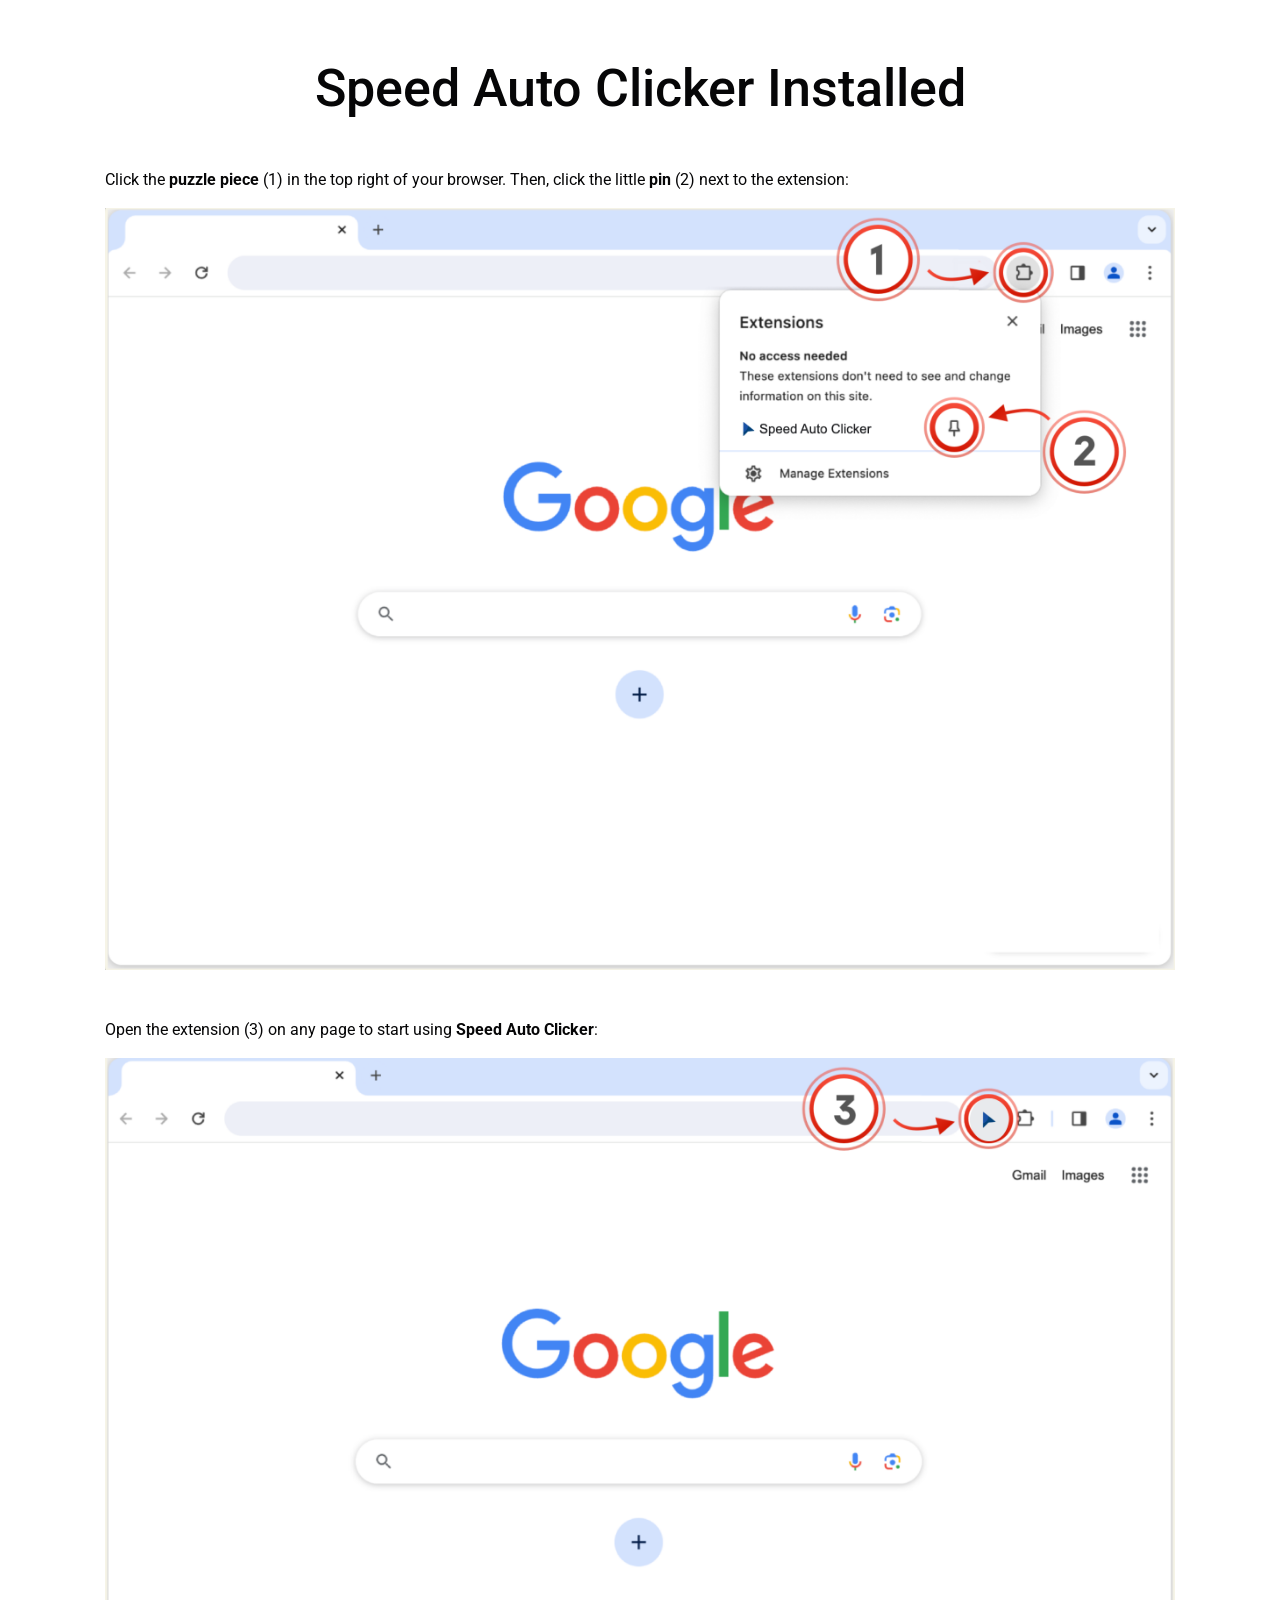
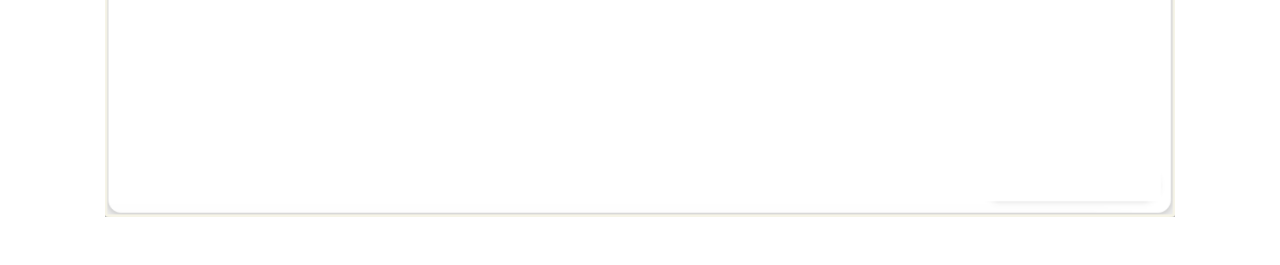
<file: speed-auto-clicker/index.html>
<!DOCTYPE html>
<html lang="en">
<head>
  <meta charset="UTF-8">
  <meta name="viewport" content="width=device-width, initial-scale=1.0">
  <title>Speed Auto Clicker — Installed</title>
  <link rel="icon" href="icon128.png" type="image/png">
  <link rel="preconnect" href="https://fonts.googleapis.com">
  <link rel="preconnect" href="https://fonts.gstatic.com" crossorigin>
  <link href="https://fonts.googleapis.com/css2?family=Roboto:wght@400;500;700&display=swap" rel="stylesheet">
  <script defer src="https://cloud.umami.is/script.js" data-website-id="4e1191f7-4c58-449f-82f1-370c4249376d"></script>
  <style>
    *, *::before, *::after {
      box-sizing: border-box;
      margin: 0;
      padding: 0;
    }

    body {
      min-height: 100vh;
      background: #fff;
      color: #060607;
      font-family: 'Roboto', sans-serif;
      font-size: 16px;
      line-height: 1.5;
      -webkit-font-smoothing: antialiased;
    }

    .container {
      max-width: 1150px;
      margin: 0 auto;
      padding: 0 40px;
    }

    h1 {
      font-size: 52px;
      font-weight: 500;
      text-align: center;
      padding: 50px 0 40px;
    }

    .step-text {
      font-size: 16px;
      line-height: 1.5;
      margin-bottom: 16px;
    }

    .step-text b {
      font-weight: 700;
    }

    .step-img {
      margin-bottom: 48px;
    }

    .step-img img {
      width: 100%;
      height: auto;
      display: block;
    }

    @media (max-width: 768px) {
      .container {
        padding: 0 20px;
      }

      h1 {
        font-size: 32px;
        padding: 32px 0 28px;
      }

      .step-img {
        margin-bottom: 32px;
      }
    }
  </style>
</head>
<body>
  <div class="container">
    <h1>Speed Auto Clicker Installed</h1>

    <p class="step-text">Click the <b>puzzle piece</b> (1) in the top right of your browser. Then, click the little <b>pin</b> (2) next to the extension:</p>
    <div class="step-img">
      <img src="screenshot-pin.png" alt="Step 1: Pin the extension">
    </div>

    <p class="step-text">Open the extension (3) on any page to start using <b>Speed Auto Clicker</b>:</p>
    <div class="step-img">
      <img src="screenshot-use.png" alt="Step 2: Open the extension">
    </div>
  </div>
</body>
</html>
</file>
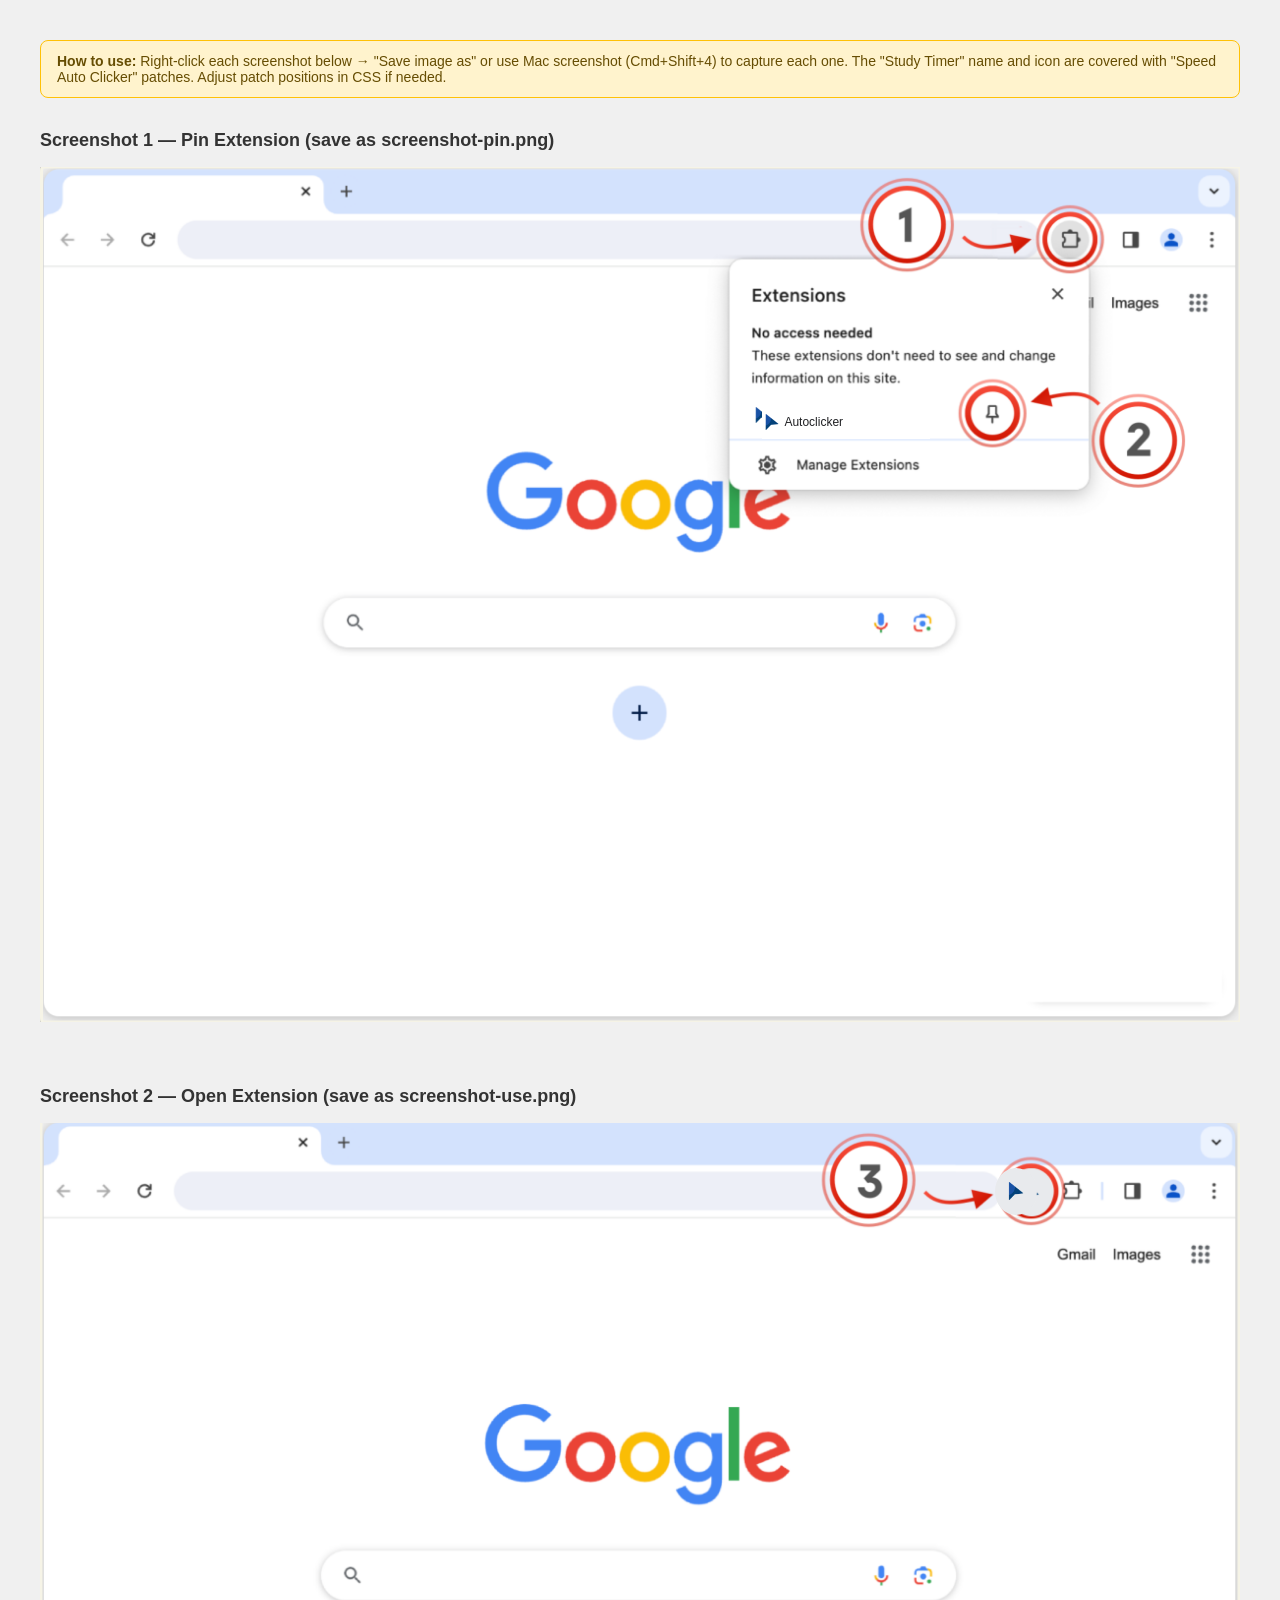
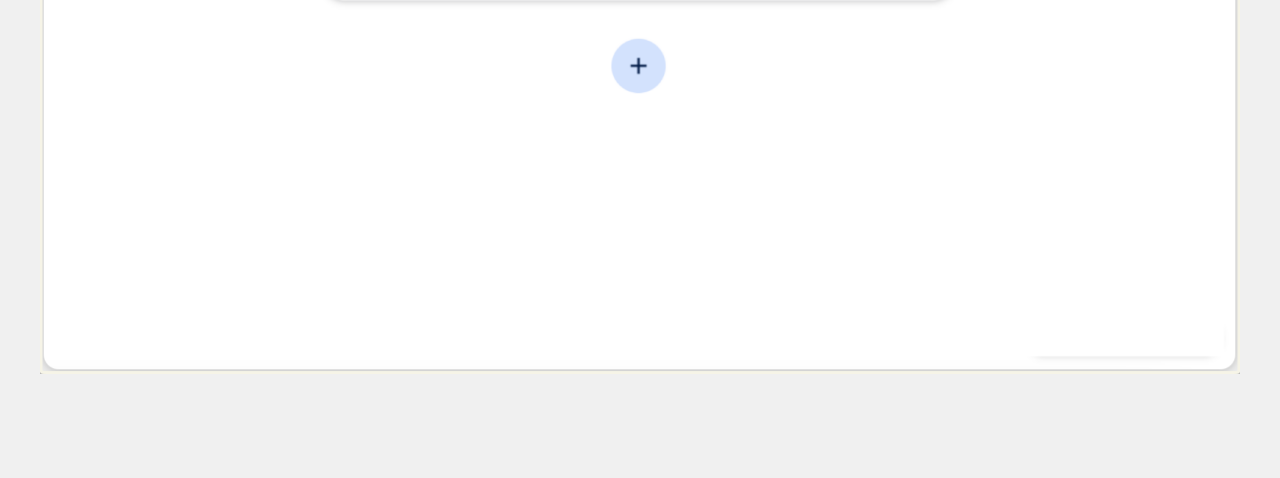
<file: speed-auto-clicker/edit-screenshots.html>
<!DOCTYPE html>
<html lang="en">
<head>
  <meta charset="UTF-8">
  <meta name="viewport" content="width=device-width, initial-scale=1.0">
  <title>Screenshot Editor</title>
  <style>
    * { box-sizing: border-box; margin: 0; padding: 0; }
    body {
      font-family: -apple-system, BlinkMacSystemFont, 'Segoe UI', sans-serif;
      background: #f0f0f0;
      padding: 40px;
    }
    h2 {
      margin-bottom: 16px;
      font-size: 18px;
      color: #333;
    }
    .info {
      background: #fff3cd;
      border: 1px solid #ffc107;
      border-radius: 8px;
      padding: 12px 16px;
      margin-bottom: 32px;
      font-size: 14px;
      color: #664d03;
    }
    .screenshot-block {
      margin-bottom: 60px;
    }
    .screenshot-wrap {
      position: relative;
      display: inline-block;
      line-height: 0;
    }
    .screenshot-wrap img.base {
      display: block;
      max-width: 100%;
      height: auto;
    }

    /* ======= Screenshot 1 patches ======= */
    /* Cover "Study Timer" text in extensions dropdown */
    .patch-1-name {
      position: absolute;
      top: 27.8%;
      left: 60.2%;
      width: 14%;
      height: 4%;
      background: #fff;
      display: flex;
      align-items: center;
      gap: 4px;
      padding-left: 2px;
      font-family: 'Segoe UI', Roboto, Arial, sans-serif;
      font-size: 12px;
      color: #202124;
      line-height: 1;
    }
    .patch-1-name img {
      width: 16px;
      height: 16px;
      object-fit: contain;
    }

    /* ======= Screenshot 2 patches ======= */
    /* Cover extension icon + name in toolbar area */
    .patch-2-icon {
      position: absolute;
      top: 5.3%;
      left: 79.6%;
      width: 3.5%;
      height: 5.5%;
      background: #e8eaed;
      display: flex;
      align-items: center;
      justify-content: center;
      border-radius: 50%;
    }
    .patch-2-icon img {
      width: 18px;
      height: 18px;
      object-fit: contain;
    }
  </style>
</head>
<body>

  <div class="info">
    <b>How to use:</b> Right-click each screenshot below &rarr; "Save image as" or use Mac screenshot (Cmd+Shift+4) to capture each one.
    The "Study Timer" name and icon are covered with "Speed Auto Clicker" patches.
    Adjust patch positions in CSS if needed.
  </div>

  <!-- Screenshot 1: Pin Extension -->
  <div class="screenshot-block">
    <h2>Screenshot 1 — Pin Extension (save as screenshot-pin.png)</h2>
    <div class="screenshot-wrap" id="shot1">
      <img class="base" src="screenshot-pin.png" alt="Pin extension">
      <!-- Patch: replace "Study Timer" text + icon -->
      <div class="patch-1-name">
        <img src="icon128.png" alt="icon">
        <span>Autoclicker</span>
      </div>
    </div>
  </div>

  <!-- Screenshot 2: Open Extension -->
  <div class="screenshot-block">
    <h2>Screenshot 2 — Open Extension (save as screenshot-use.png)</h2>
    <div class="screenshot-wrap" id="shot2">
      <img class="base" src="screenshot-use.png" alt="Use extension">
      <!-- Patch: replace toolbar icon -->
      <div class="patch-2-icon">
        <img src="icon128.png" alt="icon">
      </div>
    </div>
  </div>

  <script>
    // Optional: render to canvas for clean saving
    // For now, manual screenshot is the simplest approach
  </script>
</body>
</html>
</file>
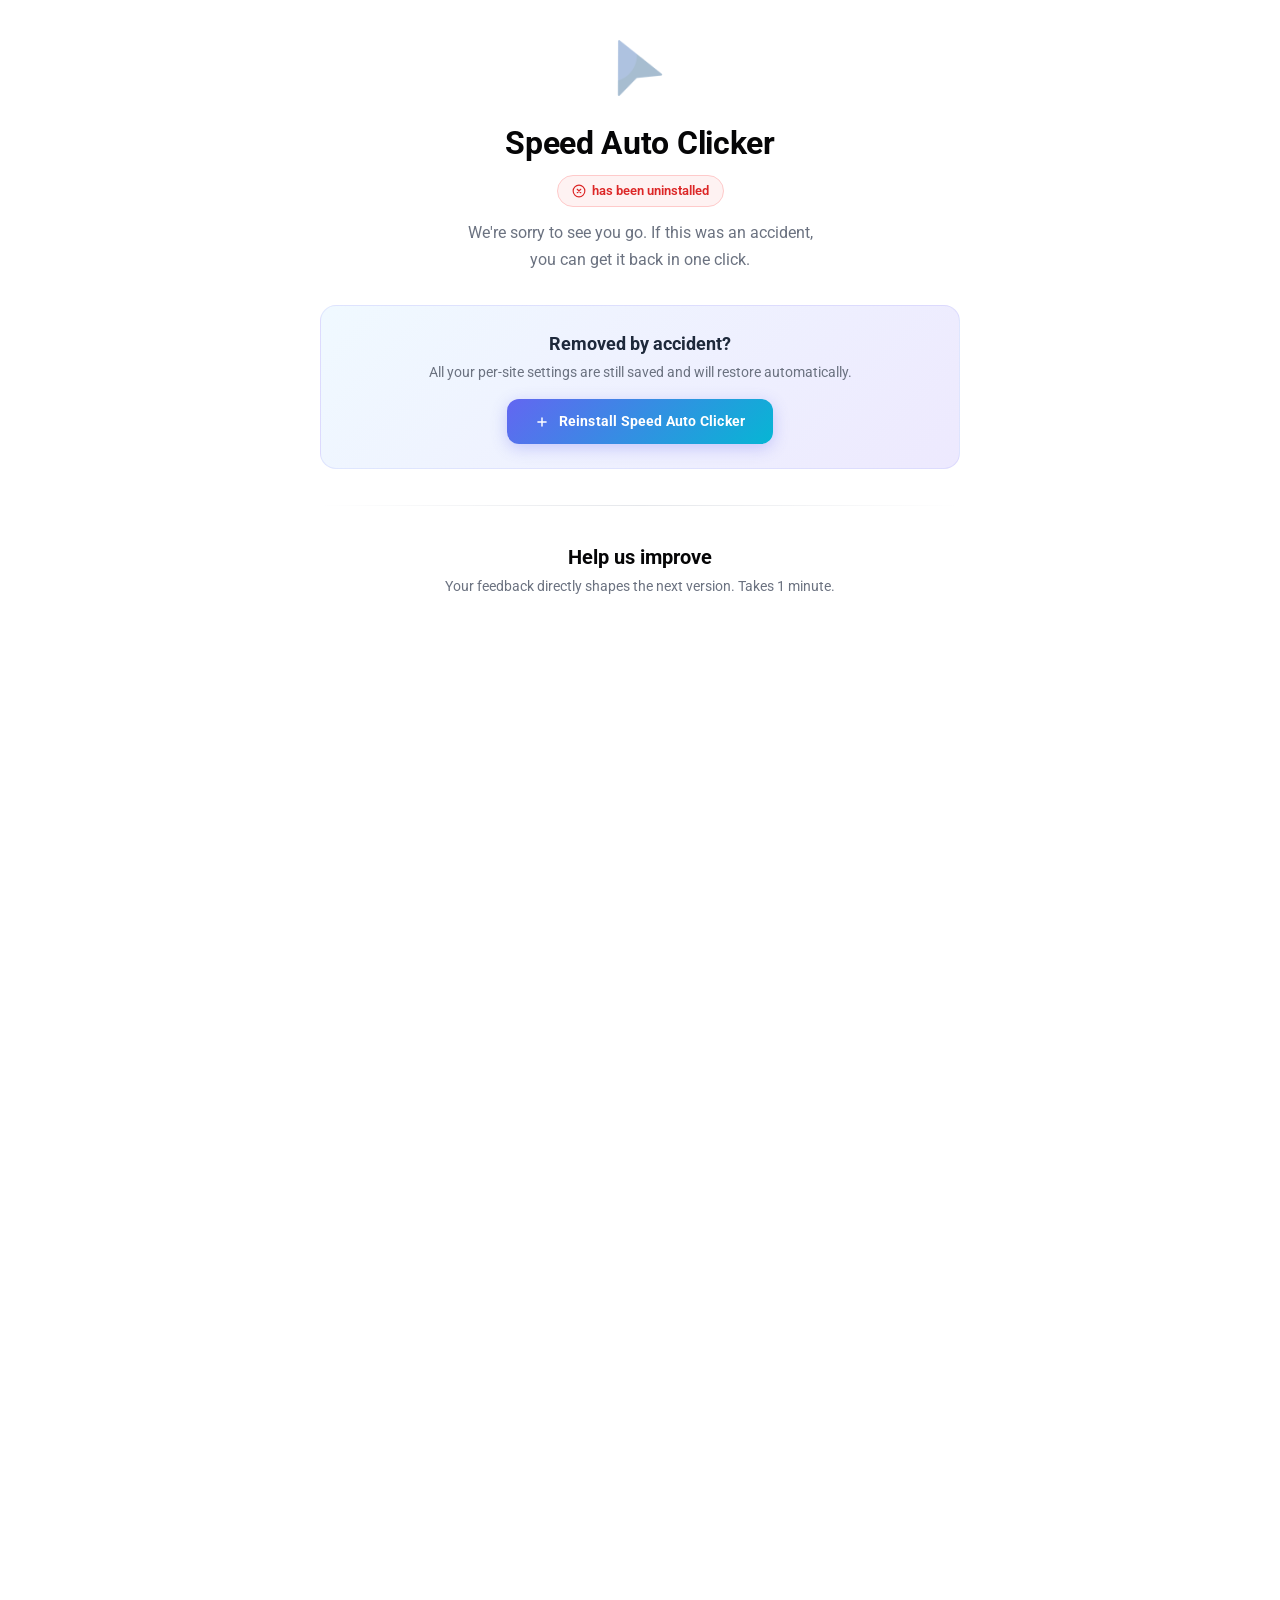
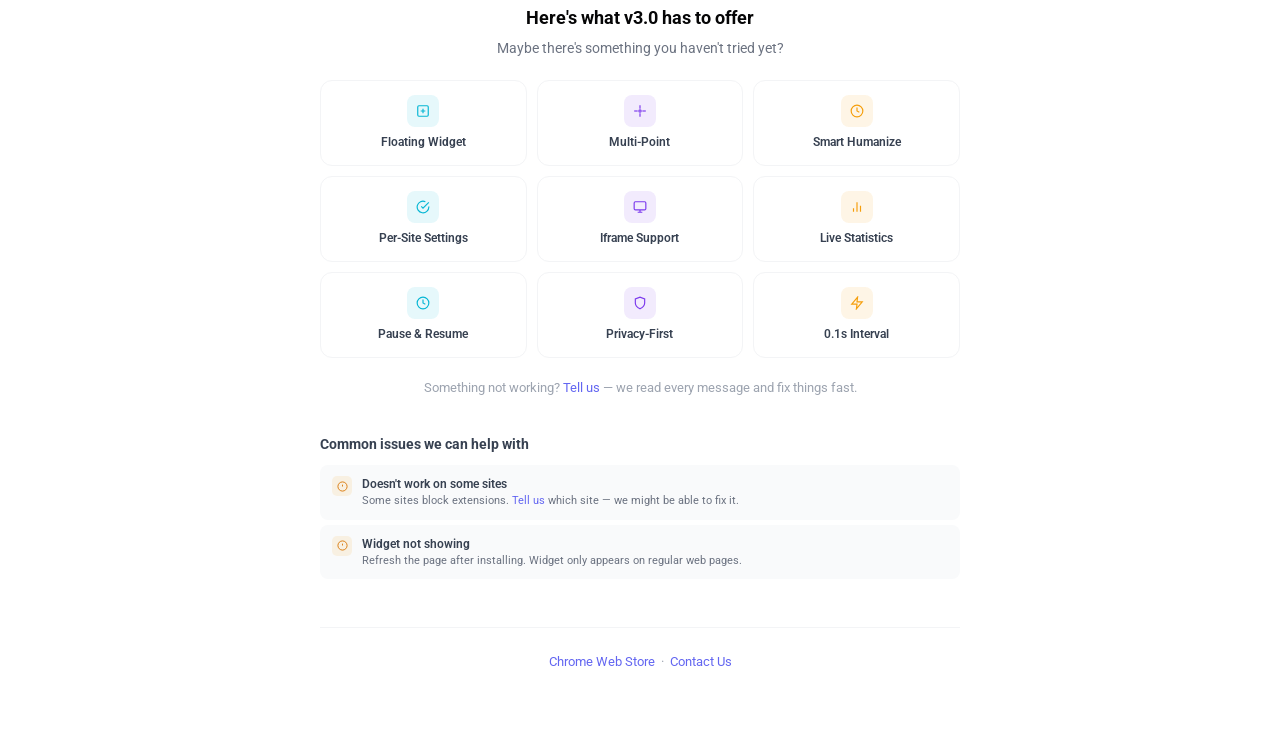
<file: speed-auto-clicker/uninstall.html>
<!DOCTYPE html>
<html lang="en">
<head>
  <meta charset="UTF-8">
  <meta name="viewport" content="width=device-width, initial-scale=1.0">
  <title>Speed Auto Clicker — Uninstalled</title>
  <link rel="icon" href="icon128.png" type="image/png">
  <link rel="preconnect" href="https://fonts.googleapis.com">
  <link rel="preconnect" href="https://fonts.gstatic.com" crossorigin>
  <link href="https://fonts.googleapis.com/css2?family=Roboto:wght@400;500;700&display=swap" rel="stylesheet">
  <script defer src="https://cloud.umami.is/script.js" data-website-id="4e1191f7-4c58-449f-82f1-370c4249376d"></script>
  <style>
    *, *::before, *::after { box-sizing:border-box; margin:0; padding:0; }
    body { min-height:100vh; background:#fff; color:#060607; font-family:'Roboto',sans-serif; font-size:16px; line-height:1.5; -webkit-font-smoothing:antialiased; }
    .wrap { max-width:720px; margin:0 auto; padding:40px 40px 80px; }

    /* ===== HERO ===== */
    .hero { text-align:center; padding-bottom:32px; }
    .hero-icon { display:inline-block; margin-bottom:16px; opacity:.35; }
    h1 { font-size:32px; font-weight:700; margin-bottom:8px; letter-spacing:-.3px; }
    h1 img { vertical-align:-6px; margin-right:4px; }
    .hero-status { display:inline-flex; align-items:center; gap:6px; padding:5px 14px; border-radius:20px; background:#fef2f2; border:1px solid #fecaca; font-size:13px; font-weight:600; color:#dc2626; margin-bottom:12px; }
    .hero-sub { font-size:16px; color:#6b7280; line-height:1.7; max-width:480px; margin:0 auto; }

    /* ===== REINSTALL CARD ===== */
    .reinstall { background:linear-gradient(135deg,#f0f9ff,#ede9fe); border-radius:16px; padding:24px 28px; margin-bottom:36px; border:1px solid rgba(99,102,241,.12); text-align:center; }
    .reinstall-title { font-size:18px; font-weight:700; color:#1e293b; margin-bottom:4px; }
    .reinstall-desc { font-size:14px; color:#6b7280; margin-bottom:16px; line-height:1.6; }
    .reinstall-btn { display:inline-flex; align-items:center; gap:10px; padding:12px 28px; background:linear-gradient(135deg,#6366f1,#06b6d4); color:#fff; font-size:14px; font-weight:700; border-radius:12px; text-decoration:none; letter-spacing:.2px; box-shadow:0 4px 16px rgba(99,102,241,.3); transition:transform .2s,box-shadow .2s; }
    .reinstall-btn:hover { transform:translateY(-2px); box-shadow:0 8px 24px rgba(99,102,241,.35); }
    .reinstall-btn svg { flex-shrink:0; }

    /* ===== DIVIDER ===== */
    .divider { height:1px; background:linear-gradient(90deg,transparent,#e5e7eb,transparent); margin:36px 0; }

    /* ===== FEEDBACK ===== */
    .feedback { text-align:center; margin-bottom:20px; }
    .feedback-title { font-size:20px; font-weight:700; margin-bottom:4px; }
    .feedback-sub { font-size:14px; color:#6b7280; }
    .form-wrapper iframe { width:100%; height:940px; border:none; }

    /* ===== FEATURES GRID ===== */
    .features { margin-top:40px; }
    .features-title { text-align:center; font-size:18px; font-weight:700; margin-bottom:6px; }
    .features-sub { text-align:center; font-size:14px; color:#6b7280; margin-bottom:20px; line-height:1.6; }
    .features-grid { display:grid; grid-template-columns:repeat(3,1fr); gap:10px; margin-bottom:20px; }
    .feat { padding:14px; border-radius:12px; border:1px solid #f3f4f6; text-align:center; transition:border-color .2s; }
    .feat:hover { border-color:#e0e7ff; }
    .feat-ico { width:32px; height:32px; border-radius:8px; display:flex; align-items:center; justify-content:center; margin:0 auto 6px; }
    .feat-ico.cy { background:rgba(6,182,212,.1); }
    .feat-ico.vi { background:rgba(124,58,237,.1); }
    .feat-ico.am { background:rgba(245,158,11,.1); }
    .feat-name { font-size:12px; font-weight:600; color:#374151; }
    .features-note { text-align:center; font-size:13px; color:#9ca3af; line-height:1.6; }
    .features-note a { color:#6366f1; text-decoration:none; }
    .features-note a:hover { text-decoration:underline; }

    /* ===== COMMON ISSUES ===== */
    .issues { margin-top:36px; }
    .issues-title { font-size:14px; font-weight:700; color:#374151; margin-bottom:10px; }
    .issue { display:flex; gap:10px; align-items:flex-start; padding:10px 12px; border-radius:8px; background:#f9fafb; margin-bottom:5px; }
    .issue:last-child { margin-bottom:0; }
    .issue-q { font-size:12px; font-weight:600; color:#374151; }
    .issue-a { font-size:11px; color:#6b7280; line-height:1.5; }
    .issue-a a { color:#6366f1; text-decoration:none; }
    .issue-a a:hover { text-decoration:underline; }
    .issue-ico { flex-shrink:0; width:20px; height:20px; border-radius:5px; background:rgba(245,158,11,.1); display:flex; align-items:center; justify-content:center; margin-top:1px; }

    /* ===== FOOTER ===== */
    .footer { text-align:center; margin-top:48px; padding-top:24px; border-top:1px solid #f3f4f6; font-size:13px; color:#9ca3af; }
    .footer a { color:#6366f1; text-decoration:none; }
    .footer a:hover { text-decoration:underline; }

    @media(max-width:768px) {
      .wrap { padding:28px 20px 60px; }
      h1 { font-size:24px; }
      .features-grid { grid-template-columns:repeat(2,1fr); }
      .reinstall { padding:20px 16px; }
    }
  </style>
</head>
<body>
<div class="wrap">

  <!-- ===== HERO ===== -->
  <div class="hero">
    <div class="hero-icon"><img src="icon128.png" width="56" height="56" alt=""></div>
    <h1>Speed Auto Clicker</h1>
    <div class="hero-status">
      <svg width="14" height="14" viewBox="0 0 24 24" fill="none" stroke="#dc2626" stroke-width="2" stroke-linecap="round"><circle cx="12" cy="12" r="10"/><path d="M15 9l-6 6M9 9l6 6"/></svg>
      has been uninstalled
    </div>
    <p class="hero-sub">We're sorry to see you go. If this was an accident,<br>you can get it back in one click.</p>
  </div>

  <!-- ===== REINSTALL CARD ===== -->
  <div class="reinstall">
    <div class="reinstall-title">Removed by accident?</div>
    <div class="reinstall-desc">All your per-site settings are still saved and will restore automatically.</div>
    <a class="reinstall-btn" href="https://chromewebstore.google.com/detail/speed-auto-clicker/ggggbbllnjbfepahihkdfohpbdgndobb">
      <svg width="14" height="14" viewBox="0 0 24 24" fill="none" stroke="#fff" stroke-width="2.5" stroke-linecap="round"><path d="M12 5v14M5 12h14"/></svg>
      Reinstall Speed Auto Clicker
    </a>
  </div>

  <div class="divider"></div>

  <!-- ===== FEEDBACK ===== -->
  <div class="feedback">
    <div class="feedback-title">Help us improve</div>
    <div class="feedback-sub">Your feedback directly shapes the next version. Takes 1 minute.</div>
  </div>

  <div class="form-wrapper">
    <iframe src="https://docs.google.com/forms/d/e/1FAIpQLSeP8Ji-N2YS6JyMCt0bKK_B7swKI_Zmp8ZTtMILbcHA2paETw/viewform?embedded=true" title="Feedback survey">Loading…</iframe>
  </div>

  <!-- ===== FEATURES ===== -->
  <div class="features">
    <div class="features-title">Here's what v3.0 has to offer</div>
    <div class="features-sub">Maybe there's something you haven't tried yet?</div>
    <div class="features-grid">
      <div class="feat">
        <div class="feat-ico cy"><svg width="14" height="14" viewBox="0 0 24 24" fill="none" stroke="#06b6d4" stroke-width="2"><rect x="3" y="3" width="18" height="18" rx="2"/><path d="M12 8v8M8 12h8"/></svg></div>
        <div class="feat-name">Floating Widget</div>
      </div>
      <div class="feat">
        <div class="feat-ico vi"><svg width="14" height="14" viewBox="0 0 24 24" fill="none" stroke="#7c3aed" stroke-width="2"><circle cx="12" cy="12" r="2"/><line x1="12" y1="2" x2="12" y2="8"/><line x1="12" y1="16" x2="12" y2="22"/><line x1="2" y1="12" x2="8" y2="12"/><line x1="16" y1="12" x2="22" y2="12"/></svg></div>
        <div class="feat-name">Multi-Point</div>
      </div>
      <div class="feat">
        <div class="feat-ico am"><svg width="14" height="14" viewBox="0 0 24 24" fill="none" stroke="#f59e0b" stroke-width="2"><circle cx="12" cy="12" r="10"/><polyline points="12 6 12 12 16 14"/></svg></div>
        <div class="feat-name">Smart Humanize</div>
      </div>
      <div class="feat">
        <div class="feat-ico cy"><svg width="14" height="14" viewBox="0 0 24 24" fill="none" stroke="#06b6d4" stroke-width="2"><path d="M22 11.08V12a10 10 0 11-5.93-9.14"/><polyline points="22 4 12 14.01 9 11.01"/></svg></div>
        <div class="feat-name">Per-Site Settings</div>
      </div>
      <div class="feat">
        <div class="feat-ico vi"><svg width="14" height="14" viewBox="0 0 24 24" fill="none" stroke="#7c3aed" stroke-width="2"><rect x="2" y="3" width="20" height="14" rx="2"/><path d="M8 21h8M12 17v4"/></svg></div>
        <div class="feat-name">Iframe Support</div>
      </div>
      <div class="feat">
        <div class="feat-ico am"><svg width="14" height="14" viewBox="0 0 24 24" fill="none" stroke="#f59e0b" stroke-width="2"><path d="M18 20V10M12 20V4M6 20v-6"/></svg></div>
        <div class="feat-name">Live Statistics</div>
      </div>
      <div class="feat">
        <div class="feat-ico cy"><svg width="14" height="14" viewBox="0 0 24 24" fill="none" stroke="#06b6d4" stroke-width="2"><circle cx="12" cy="12" r="10"/><polyline points="12 6 12 12 16 14"/></svg></div>
        <div class="feat-name">Pause &amp; Resume</div>
      </div>
      <div class="feat">
        <div class="feat-ico vi"><svg width="14" height="14" viewBox="0 0 24 24" fill="none" stroke="#7c3aed" stroke-width="2"><path d="M12 22s8-4 8-10V5l-8-3-8 3v7c0 6 8 10 8 10z"/></svg></div>
        <div class="feat-name">Privacy-First</div>
      </div>
      <div class="feat">
        <div class="feat-ico am"><svg width="14" height="14" viewBox="0 0 24 24" fill="none" stroke="#f59e0b" stroke-width="2"><path d="M13 2L3 14h9l-1 8 10-12h-9l1-8z"/></svg></div>
        <div class="feat-name">0.1s Interval</div>
      </div>
    </div>
    <div class="features-note">Something not working? <a href="mailto:riverstoneutils@gmail.com">Tell us</a> — we read every message and fix things fast.</div>
  </div>

  <!-- ===== COMMON ISSUES ===== -->
  <div class="issues">
    <div class="issues-title">Common issues we can help with</div>
    <div class="issue">
      <div class="issue-ico"><svg width="11" height="11" viewBox="0 0 24 24" fill="none" stroke="#d97706" stroke-width="2"><circle cx="12" cy="12" r="10"/><path d="M12 8v4M12 16h.01"/></svg></div>
      <div>
        <div class="issue-q">Doesn't work on some sites</div>
        <div class="issue-a">Some sites block extensions. <a href="mailto:riverstoneutils@gmail.com">Tell us</a> which site — we might be able to fix it.</div>
      </div>
    </div>
    <div class="issue">
      <div class="issue-ico"><svg width="11" height="11" viewBox="0 0 24 24" fill="none" stroke="#d97706" stroke-width="2"><circle cx="12" cy="12" r="10"/><path d="M12 8v4M12 16h.01"/></svg></div>
      <div>
        <div class="issue-q">Widget not showing</div>
        <div class="issue-a">Refresh the page after installing. Widget only appears on regular web pages.</div>
      </div>
    </div>
  </div>

  <!-- ===== FOOTER ===== -->
  <div class="footer">
    <a href="https://chromewebstore.google.com/detail/speed-auto-clicker/ggggbbllnjbfepahihkdfohpbdgndobb">Chrome Web Store</a>
    &nbsp;&middot;&nbsp;
    <a href="mailto:riverstoneutils@gmail.com">Contact Us</a>
  </div>

</div>
</body>
</html>
</file>
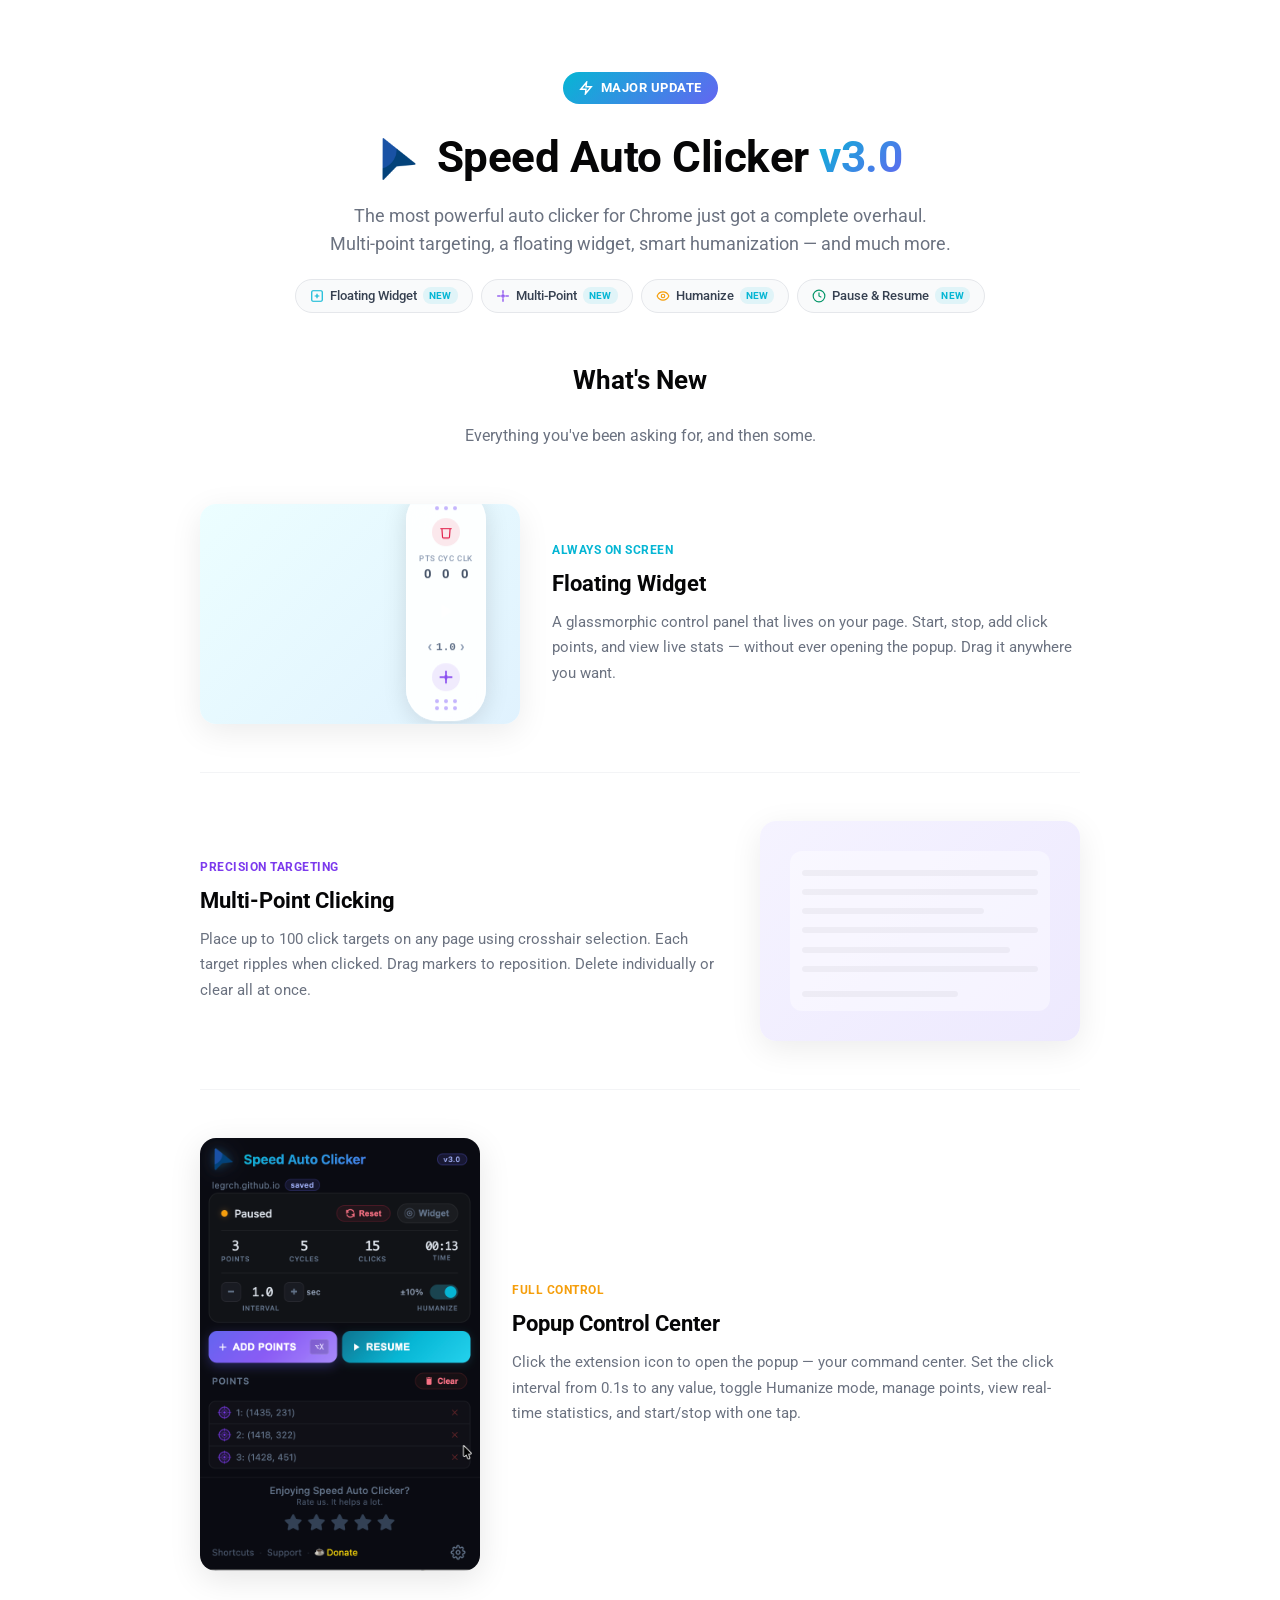
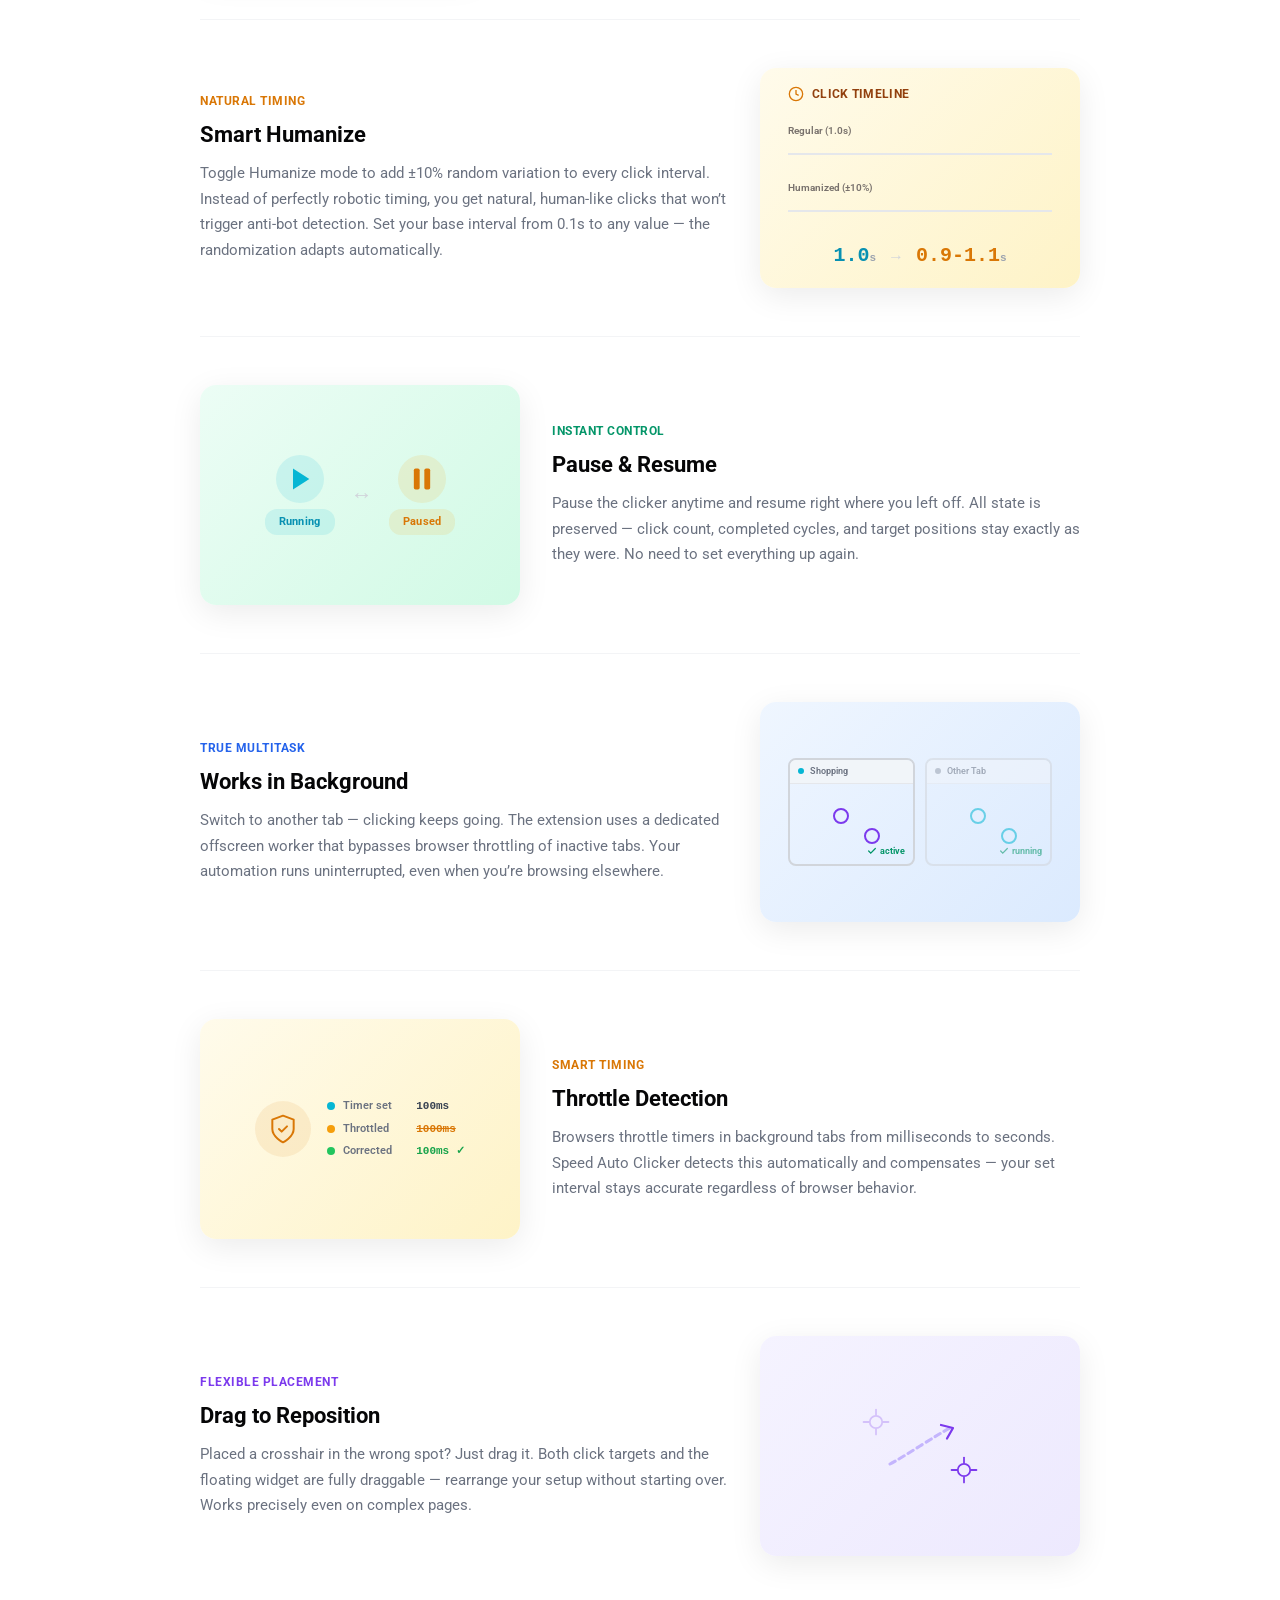
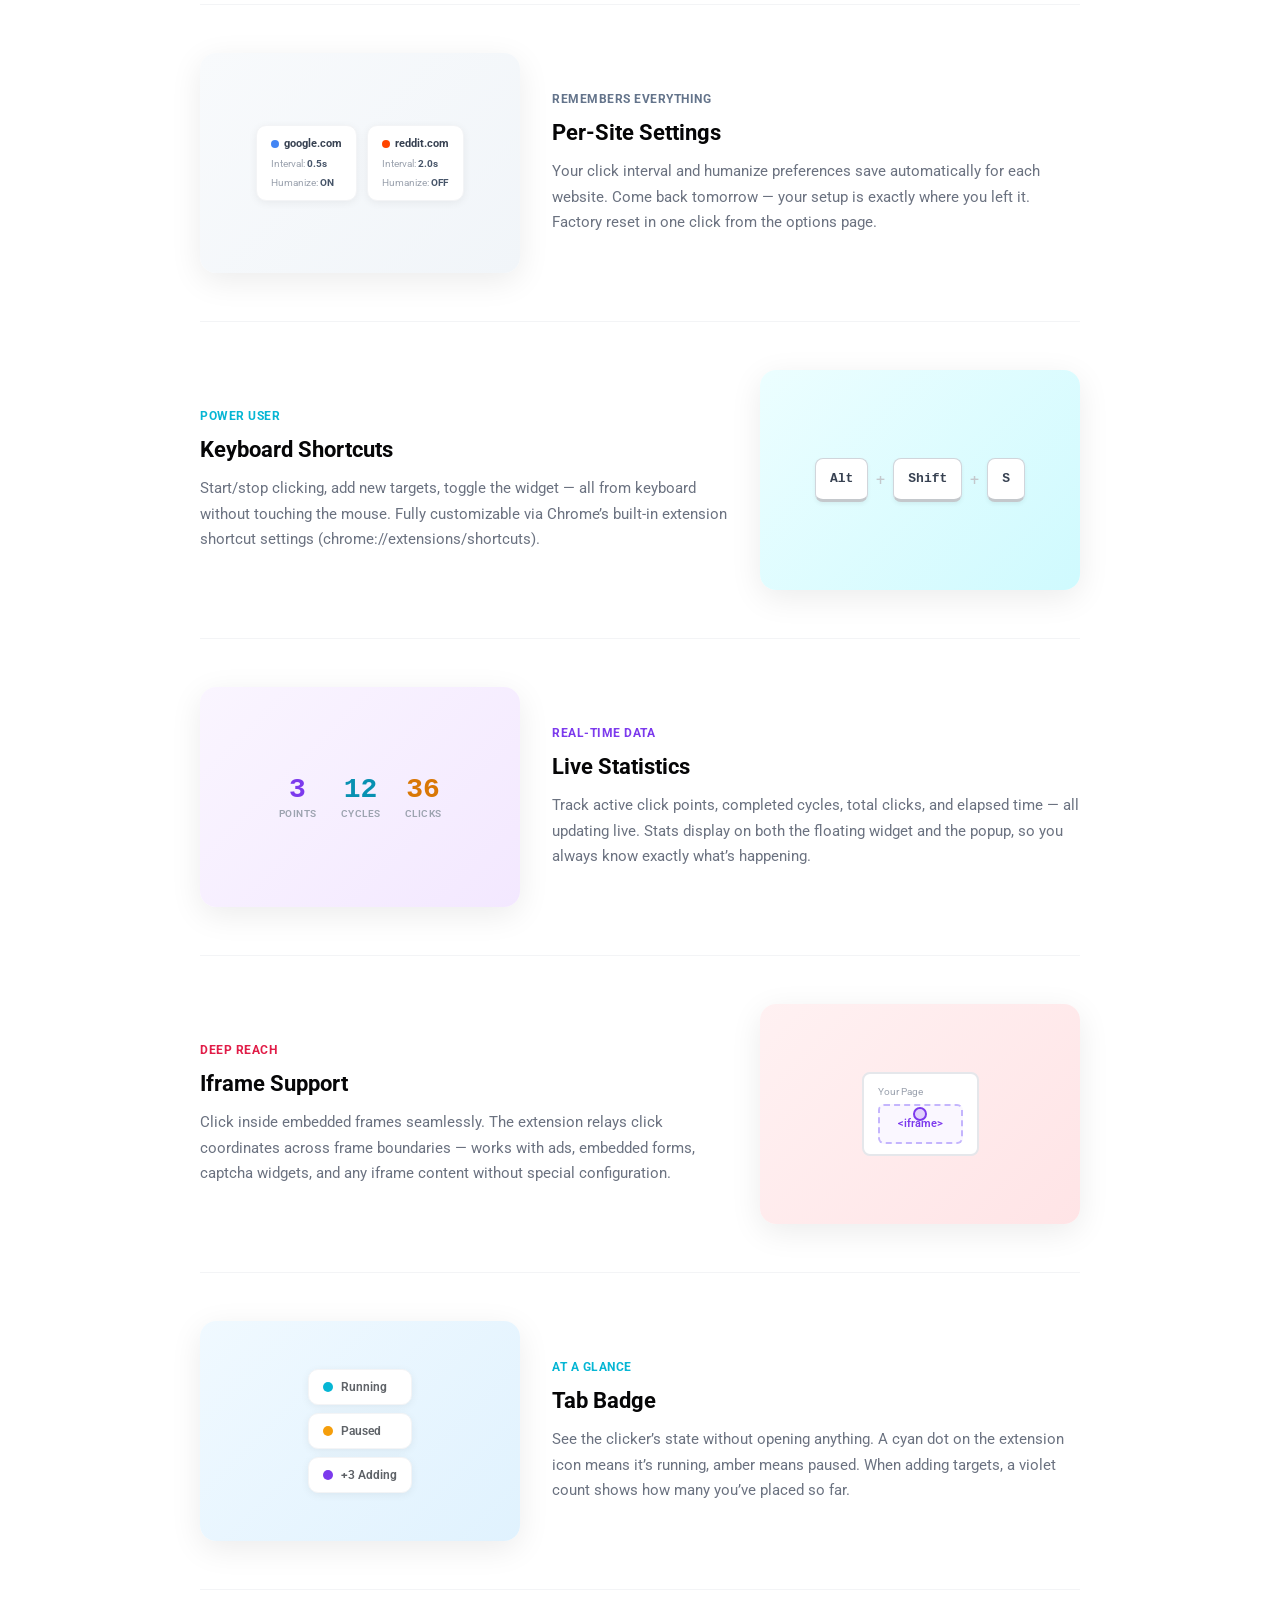
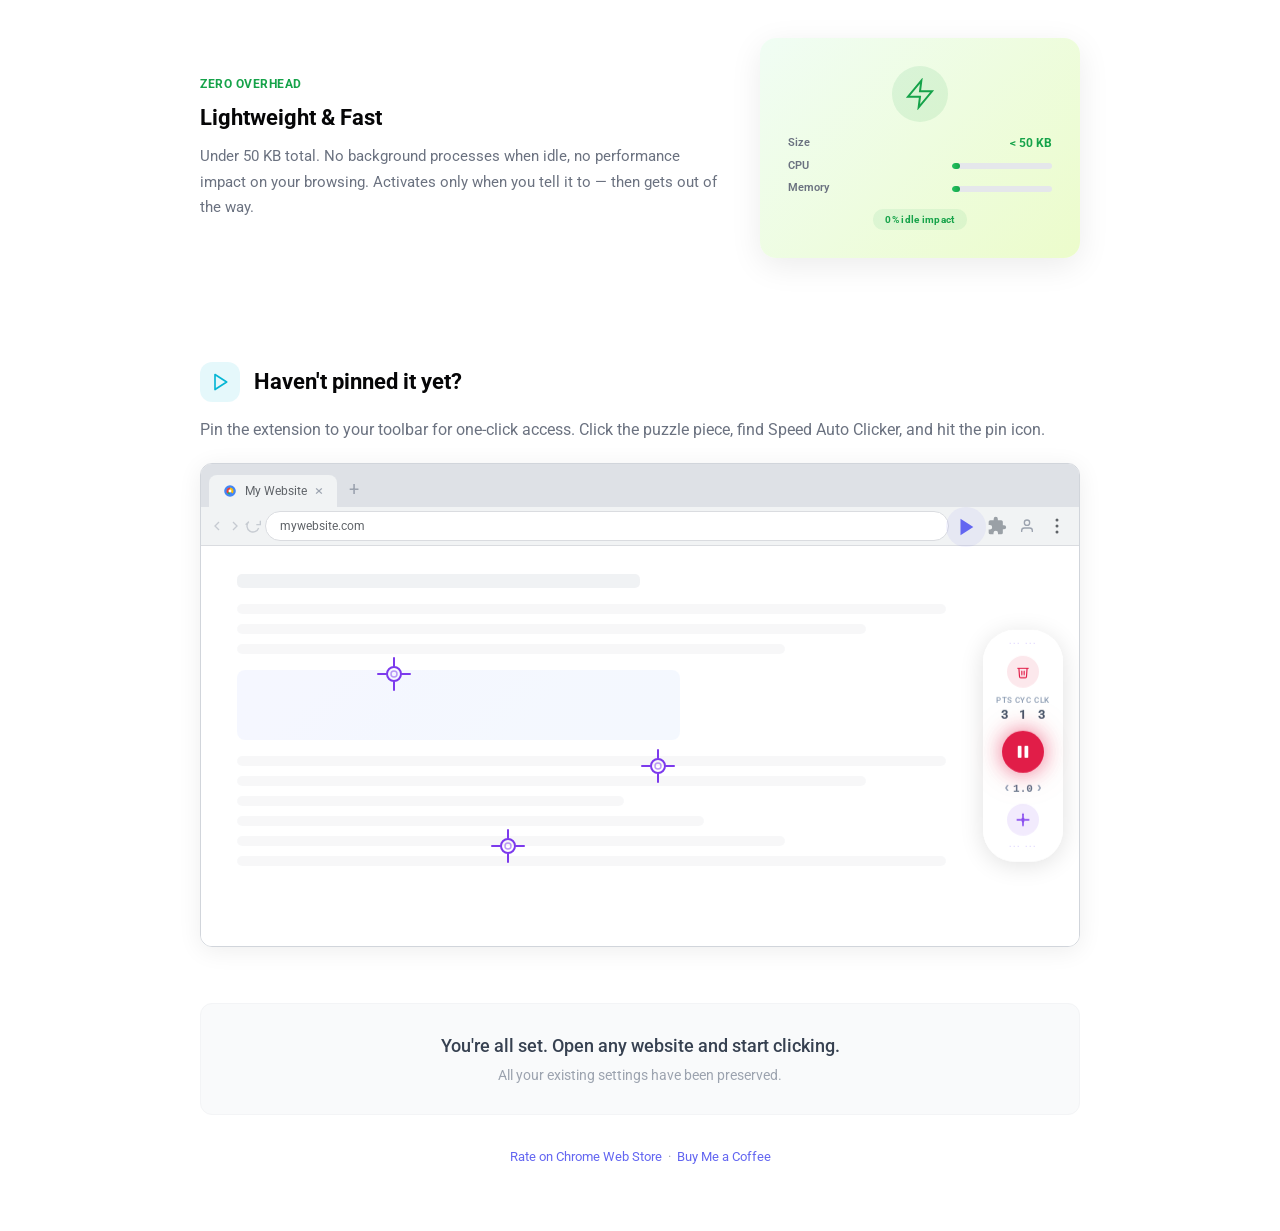
<file: speed-auto-clicker/update.html>
<!DOCTYPE html>
<html lang="en">
<head>
  <meta charset="UTF-8">
  <meta name="viewport" content="width=device-width, initial-scale=1.0">
  <title>Speed Auto Clicker — What's New in v3.0</title>
  <link rel="icon" href="icon128.png" type="image/png">
  <link rel="preconnect" href="https://fonts.googleapis.com">
  <link rel="preconnect" href="https://fonts.gstatic.com" crossorigin>
  <link href="https://fonts.googleapis.com/css2?family=Roboto:wght@400;500;700&display=swap" rel="stylesheet">
  <script defer src="https://cloud.umami.is/script.js" data-website-id="4e1191f7-4c58-449f-82f1-370c4249376d"></script>
  <link rel="stylesheet" href="shared.css">
</head>
<body>
<div class="wrap">

  <!-- ==================== HERO ==================== -->
  <div class="hero">
    <div class="hero-badge">
      <svg width="14" height="14" viewBox="0 0 24 24" fill="none" stroke="#fff" stroke-width="2.5" stroke-linecap="round"><path d="M13 2L3 14h9l-1 8 10-12h-9l1-8z"/></svg>
      MAJOR UPDATE
    </div>
    <h1><img src="icon128.png" width="42" height="42" alt=""> Speed Auto Clicker <span class="accent">v3.0</span></h1>
    <p class="hero-sub">The most powerful auto clicker for Chrome just got a complete overhaul.<br>Multi-point targeting, a floating widget, smart humanization — and much more.</p>
    <div class="hero-pills">
      <span class="hero-pill"><svg width="14" height="14" viewBox="0 0 24 24" fill="none" stroke="#06b6d4" stroke-width="2"><rect x="3" y="3" width="18" height="18" rx="2"/><path d="M12 8v8M8 12h8"/></svg> Floating Widget <span class="new">NEW</span></span>
      <span class="hero-pill"><svg width="14" height="14" viewBox="0 0 24 24" fill="none" stroke="#7c3aed" stroke-width="2"><circle cx="12" cy="12" r="2"/><line x1="12" y1="2" x2="12" y2="8"/><line x1="12" y1="16" x2="12" y2="22"/><line x1="2" y1="12" x2="8" y2="12"/><line x1="16" y1="12" x2="22" y2="12"/></svg> Multi-Point <span class="new">NEW</span></span>
      <span class="hero-pill"><svg width="14" height="14" viewBox="0 0 24 24" fill="none" stroke="#f59e0b" stroke-width="2"><path d="M2 12s3-7 10-7 10 7 10 7-3 7-10 7-10-7-10-7z"/><circle cx="12" cy="12" r="3"/></svg> Humanize <span class="new">NEW</span></span>
      <span class="hero-pill"><svg width="14" height="14" viewBox="0 0 24 24" fill="none" stroke="#059669" stroke-width="2"><circle cx="12" cy="12" r="10"/><polyline points="12 6 12 12 16 14"/></svg> Pause &amp; Resume <span class="new">NEW</span></span>
    </div>
  </div>

  <!-- ==================== FEATURE SHOWCASE ==================== -->
  <div class="sec">
    <h2 style="text-align:center">What's New</h2>
    <p style="text-align:center;font-size:16px;color:#6b7280;margin-bottom:8px">Everything you've been asking for, and then some.</p>
    <div id="cards"></div>
  </div>

  <!-- ==================== PIN IT ANIMATION ==================== -->
  <div class="sec">
    <div class="sec-head">
      <div class="sec-ico cy">
        <svg width="20" height="20" viewBox="0 0 24 24" fill="none" stroke="#06b6d4" stroke-width="2" stroke-linecap="round" stroke-linejoin="round"><polygon points="6 3 20 12 6 21"/></svg>
      </div>
      <div class="sec-title">Haven't pinned it yet?</div>
    </div>
    <p class="sec-desc">Pin the extension to your toolbar for one-click access. Click the puzzle piece, find Speed Auto Clicker, and hit the pin icon.</p>

    <div class="brow" id="brow">
      <div class="brow-tabs">
        <div class="brow-tab">
          <svg width="14" height="14" viewBox="0 0 48 48"><circle cx="24" cy="24" r="20" fill="#4285f4"/><path d="M24 12a12 12 0 00-8.5 20.5L24 24V12z" fill="#ea4335"/><path d="M24 12v12l8.5 8.5A12 12 0 0024 12z" fill="#fbbc05"/><path d="M15.5 32.5A12 12 0 0024 36V24z" fill="#34a853"/><circle cx="24" cy="24" r="5" fill="#fff"/></svg>
          <span>My Website</span><span class="brow-tab-x">&times;</span>
        </div>
        <span class="brow-tab-new">+</span>
      </div>
      <div class="brow-bar">
        <div class="brow-nav">
          <svg width="16" height="16" viewBox="0 0 24 24" fill="none" stroke="#9ca3af" stroke-width="2"><path d="M15 18l-6-6 6-6"/></svg>
          <svg width="16" height="16" viewBox="0 0 24 24" fill="none" stroke="#9ca3af" stroke-width="2"><path d="M9 18l6-6-6-6"/></svg>
          <svg width="16" height="16" viewBox="0 0 24 24" fill="none" stroke="#9ca3af" stroke-width="2"><path d="M23 4v6h-6"/><path d="M20.49 15A9 9 0 115.64 5.64L1 10"/></svg>
        </div>
        <div class="brow-url">mywebsite.com</div>
        <div class="brow-icons">
          <div class="brow-ic sac-slot"></div>
          <div class="brow-ic"><svg width="20" height="20" viewBox="0 0 24 24" fill="#9aa0a6"><path d="M20.5 11H19V7a2 2 0 00-2-2h-4V3.5a2.5 2.5 0 00-5 0V5H4a2 2 0 00-2 2v3.8h1.5a2.7 2.7 0 010 5.4H2V20a2 2 0 002 2h3.8v-1.5a2.7 2.7 0 015.4 0V22H17a2 2 0 002-2v-4h1.5a2.5 2.5 0 000-5z"/></svg></div>
          <div class="brow-ic"><svg width="16" height="16" viewBox="0 0 24 24" fill="none" stroke="#9ca3af" stroke-width="2"><path d="M20 21v-2a4 4 0 00-4-4H8a4 4 0 00-4 4v2"/><circle cx="12" cy="7" r="4"/></svg></div>
          <div class="brow-ic"><svg width="4" height="16" viewBox="0 0 4 16" fill="#5f6368"><circle cx="2" cy="2" r="1.5"/><circle cx="2" cy="8" r="1.5"/><circle cx="2" cy="14" r="1.5"/></svg></div>
        </div>
      </div>
      <div class="brow-body" style="height:400px">
        <div class="fake dim">
          <div class="fk hd"></div><div class="fk w90"></div><div class="fk w80"></div><div class="fk w70"></div>
          <div class="fk-img"></div><div class="fk w90"></div><div class="fk w80"></div><div class="fk w50"></div>
          <div class="fk w60"></div><div class="fk w70"></div><div class="fk w90"></div>
        </div>
        <div class="ext-drop">
          <div class="ext-h"><b>Extensions</b><span>&times;</span></div>
          <div class="ext-sub">No access needed<br>These extensions don't need to see and change information on this site.</div>
          <div class="ext-row">
            <svg width="18" height="18" viewBox="0 0 24 24" fill="#6366f1"><polygon points="6 3 20 12 6 21"/></svg>
            <span class="ext-row-name">Speed Auto Clicker</span>
            <div class="ext-row-pin">
              <svg width="16" height="16" viewBox="0 0 24 24" fill="#9aa0a6"><path d="M16 12V4h1V2H7v2h1v8l-2 2v2h5v6h2v-6h5v-2z"/></svg>
              <svg class="pin-b" width="16" height="16" viewBox="0 0 24 24" fill="#1a73e8"><path d="M16 12V4h1V2H7v2h1v8l-2 2v2h5v6h2v-6h5v-2z"/></svg>
            </div>
          </div>
          <div class="ext-sep"></div>
          <div class="ext-manage">
            <svg width="16" height="16" viewBox="0 0 24 24" fill="none" stroke="#5f6368" stroke-width="2"><circle cx="12" cy="12" r="3"/><path d="M19.4 15a1.65 1.65 0 00.33 1.82l.06.06a2 2 0 01-2.83 2.83l-.06-.06a1.65 1.65 0 00-1.82-.33 1.65 1.65 0 00-1 1.51V21a2 2 0 01-4 0v-.09A1.65 1.65 0 009 19.4a1.65 1.65 0 00-1.82.33l-.06.06a2 2 0 01-2.83-2.83l.06-.06A1.65 1.65 0 004.68 15a1.65 1.65 0 00-1.51-1H3a2 2 0 010-4h.09A1.65 1.65 0 004.6 9a1.65 1.65 0 00-.33-1.82l-.06-.06a2 2 0 012.83-2.83l.06.06A1.65 1.65 0 009 4.68a1.65 1.65 0 001-1.51V3a2 2 0 014 0v.09a1.65 1.65 0 001 1.51 1.65 1.65 0 001.82-.33l.06-.06a2 2 0 012.83 2.83l-.06.06A1.65 1.65 0 0019.4 9a1.65 1.65 0 001.51 1H21a2 2 0 010 4h-.09a1.65 1.65 0 00-1.51 1z"/></svg>
            <span>Manage Extensions</span>
          </div>
        </div>
        <div class="target t1" style="left:22%;top:32%"><svg viewBox="0 0 36 36" fill="none"><circle cx="18" cy="18" r="7" stroke="#7c3aed" stroke-width="2"/><circle cx="18" cy="18" r="3" stroke="#7c3aed" stroke-width="1.5" opacity=".5"/><line x1="18" y1="2" x2="18" y2="10" stroke="#7c3aed" stroke-width="2" stroke-linecap="round"/><line x1="18" y1="26" x2="18" y2="34" stroke="#7c3aed" stroke-width="2" stroke-linecap="round"/><line x1="2" y1="18" x2="10" y2="18" stroke="#7c3aed" stroke-width="2" stroke-linecap="round"/><line x1="26" y1="18" x2="34" y2="18" stroke="#7c3aed" stroke-width="2" stroke-linecap="round"/></svg></div>
        <div class="target t2" style="left:52%;top:55%"><svg viewBox="0 0 36 36" fill="none"><circle cx="18" cy="18" r="7" stroke="#7c3aed" stroke-width="2"/><circle cx="18" cy="18" r="3" stroke="#7c3aed" stroke-width="1.5" opacity=".5"/><line x1="18" y1="2" x2="18" y2="10" stroke="#7c3aed" stroke-width="2" stroke-linecap="round"/><line x1="18" y1="26" x2="18" y2="34" stroke="#7c3aed" stroke-width="2" stroke-linecap="round"/><line x1="2" y1="18" x2="10" y2="18" stroke="#7c3aed" stroke-width="2" stroke-linecap="round"/><line x1="26" y1="18" x2="34" y2="18" stroke="#7c3aed" stroke-width="2" stroke-linecap="round"/></svg></div>
        <div class="target t3" style="left:35%;top:75%"><svg viewBox="0 0 36 36" fill="none"><circle cx="18" cy="18" r="7" stroke="#7c3aed" stroke-width="2"/><circle cx="18" cy="18" r="3" stroke="#7c3aed" stroke-width="1.5" opacity=".5"/><line x1="18" y1="2" x2="18" y2="10" stroke="#7c3aed" stroke-width="2" stroke-linecap="round"/><line x1="18" y1="26" x2="18" y2="34" stroke="#7c3aed" stroke-width="2" stroke-linecap="round"/><line x1="2" y1="18" x2="10" y2="18" stroke="#7c3aed" stroke-width="2" stroke-linecap="round"/><line x1="26" y1="18" x2="34" y2="18" stroke="#7c3aed" stroke-width="2" stroke-linecap="round"/></svg></div>
        <div class="wm">
          <div class="wm-grip">··· ···</div>
          <div class="wm-btn wm-del"><svg width="14" height="14" viewBox="0 0 24 24" fill="none" stroke="#e11d48" stroke-width="2" stroke-linecap="round"><polyline points="3 6 5 6 21 6"/><path d="M19 6l-1 14a2 2 0 01-2 2H8a2 2 0 01-2-2L5 6"/><path d="M10 11v6M14 11v6"/></svg></div>
          <div class="wm-stats">
            <span>PTS</span><span>CYC</span><span>CLK</span>
            <span class="val pts-wrap">
              <span class="pts-n pts0">0</span><span class="pts-n pts1">1</span><span class="pts-n pts2">2</span><span class="pts-n pts3">3</span><span style="visibility:hidden">0</span>
            </span>
            <span class="val cyc-wrap">
              <span class="cyc-n cyc0">0</span><span class="cyc-n cyc1">1</span><span style="visibility:hidden">0</span>
            </span>
            <span class="val clk-wrap">
              <span class="clk-n clk0">0</span><span class="clk-n clk1">1</span><span class="clk-n clk2">2</span><span class="clk-n clk3">3</span><span style="visibility:hidden">0</span>
            </span>
          </div>
          <div class="wm-btn wm-play">
            <svg class="wm-play-ico" width="18" height="18" viewBox="0 0 24 24" fill="#fff"><polygon points="6 3 20 12 6 21"/></svg>
            <svg class="wm-pause-ico" width="18" height="18" viewBox="0 0 24 24" fill="#fff"><rect x="5" y="4" width="5" height="16" rx="1"/><rect x="14" y="4" width="5" height="16" rx="1"/></svg>
          </div>
          <div class="wm-int"><span>&#8249;</span> 1.0 <span>&#8250;</span></div>
          <div class="wm-btn wm-add"><svg width="14" height="14" viewBox="0 0 24 24" fill="none" stroke="#7c3aed" stroke-width="2.5" stroke-linecap="round"><circle cx="12" cy="12" r="2"/><line x1="12" y1="2" x2="12" y2="8"/><line x1="12" y1="16" x2="12" y2="22"/><line x1="2" y1="12" x2="8" y2="12"/><line x1="16" y1="12" x2="22" y2="12"/></svg></div>
          <div class="wm-grip">··· ···</div>
        </div>
      </div>

      <div class="popup-over">
        <div class="po-head"><svg width="16" height="16" viewBox="0 0 24 24" fill="#6366f1"><polygon points="6 3 20 12 6 21"/></svg> Speed Auto Clicker</div>
        <div class="po-row"><div class="po-pm">-</div><span class="po-val">1.0s</span><div class="po-pm">+</div></div>
        <div class="po-btn po-add"><svg width="12" height="12" viewBox="0 0 24 24" fill="none" stroke="#7c3aed" stroke-width="2.5" stroke-linecap="round"><line x1="12" y1="5" x2="12" y2="19"/><line x1="5" y1="12" x2="19" y2="12"/></svg> Add Point</div>
        <div class="po-btn po-play"><svg width="12" height="12" viewBox="0 0 24 24" fill="#06b6d4"><polygon points="6 3 20 12 6 21"/></svg> Start</div>
      </div>

      <div class="hl hl-puzzle" style="top:63px;left:calc(100% - 83px)"></div>
      <div class="hl hl-pin" style="top:203px;left:calc(100% - 58px)"></div>
      <div class="hl hl-sac" style="top:64px;left:calc(100% - 114px)"></div>

      <svg class="ptr" width="28" height="34" viewBox="0 0 28 34" fill="none"><path d="M2 2l22 16-9 1.5-4.5 12z" fill="#1e293b" stroke="#fff" stroke-width="1.5" stroke-linejoin="round"/></svg>

      <div class="click-ring cr-puzzle" style="top:63px;left:calc(100% - 83px)"></div>
      <div class="click-ring cr-pin" style="top:203px;left:calc(100% - 58px)"></div>
      <div class="click-ring cr-sac" style="top:64px;left:calc(100% - 114px)"></div>
      <div class="click-ring cr-add" style="top:165px;left:calc(100% - 116px)"></div>
      <div class="click-ring cr-p1" style="top:211px;left:22%"></div>
      <div class="click-ring cr-p2" style="top:303px;left:52%"></div>
      <div class="click-ring cr-p3" style="top:383px;left:35%"></div>
      <div class="click-ring cr-play" style="top:289px;left:calc(100% - 57px)"></div>

      <div class="sac-tb"><svg width="22" height="22" viewBox="0 0 24 24" fill="#6366f1"><polygon points="6 3 20 12 6 21"/></svg></div>

      <div class="brow-pause">
        <svg width="12" height="12" viewBox="0 0 24 24" fill="#fff"><rect x="5" y="3" width="5" height="18" rx="1.5"/><rect x="14" y="3" width="5" height="18" rx="1.5"/></svg>
        <span style="color:#fff;font-size:11px;font-weight:500;letter-spacing:.3px">PAUSED</span>
      </div>
    </div>
  </div>

  <!-- ==================== CTA ==================== -->
  <div class="cta">
    <p style="font-size:18px;font-weight:500;color:#374151">You're all set. Open any website and start clicking.</p>
    <p style="font-size:14px;color:#9ca3af;margin-top:6px">All your existing settings have been preserved.</p>
  </div>

  <!-- ==================== FOOTER ==================== -->
  <div class="footer">
    <a href="https://chromewebstore.google.com/detail/speed-auto-clicker/ggggbbllnjbfepahihkdfohpbdgndobb">Rate on Chrome Web Store</a>
    &nbsp;&middot;&nbsp;
    <a href="https://www.buymeacoffee.com/speedautoclicker">Buy Me a Coffee</a>
  </div>

</div>

<script src="cards.js"></script>
<script>
  renderCards(document.getElementById('cards'));
  initBrowserAnim();
</script>
</body>
</html>
</file>
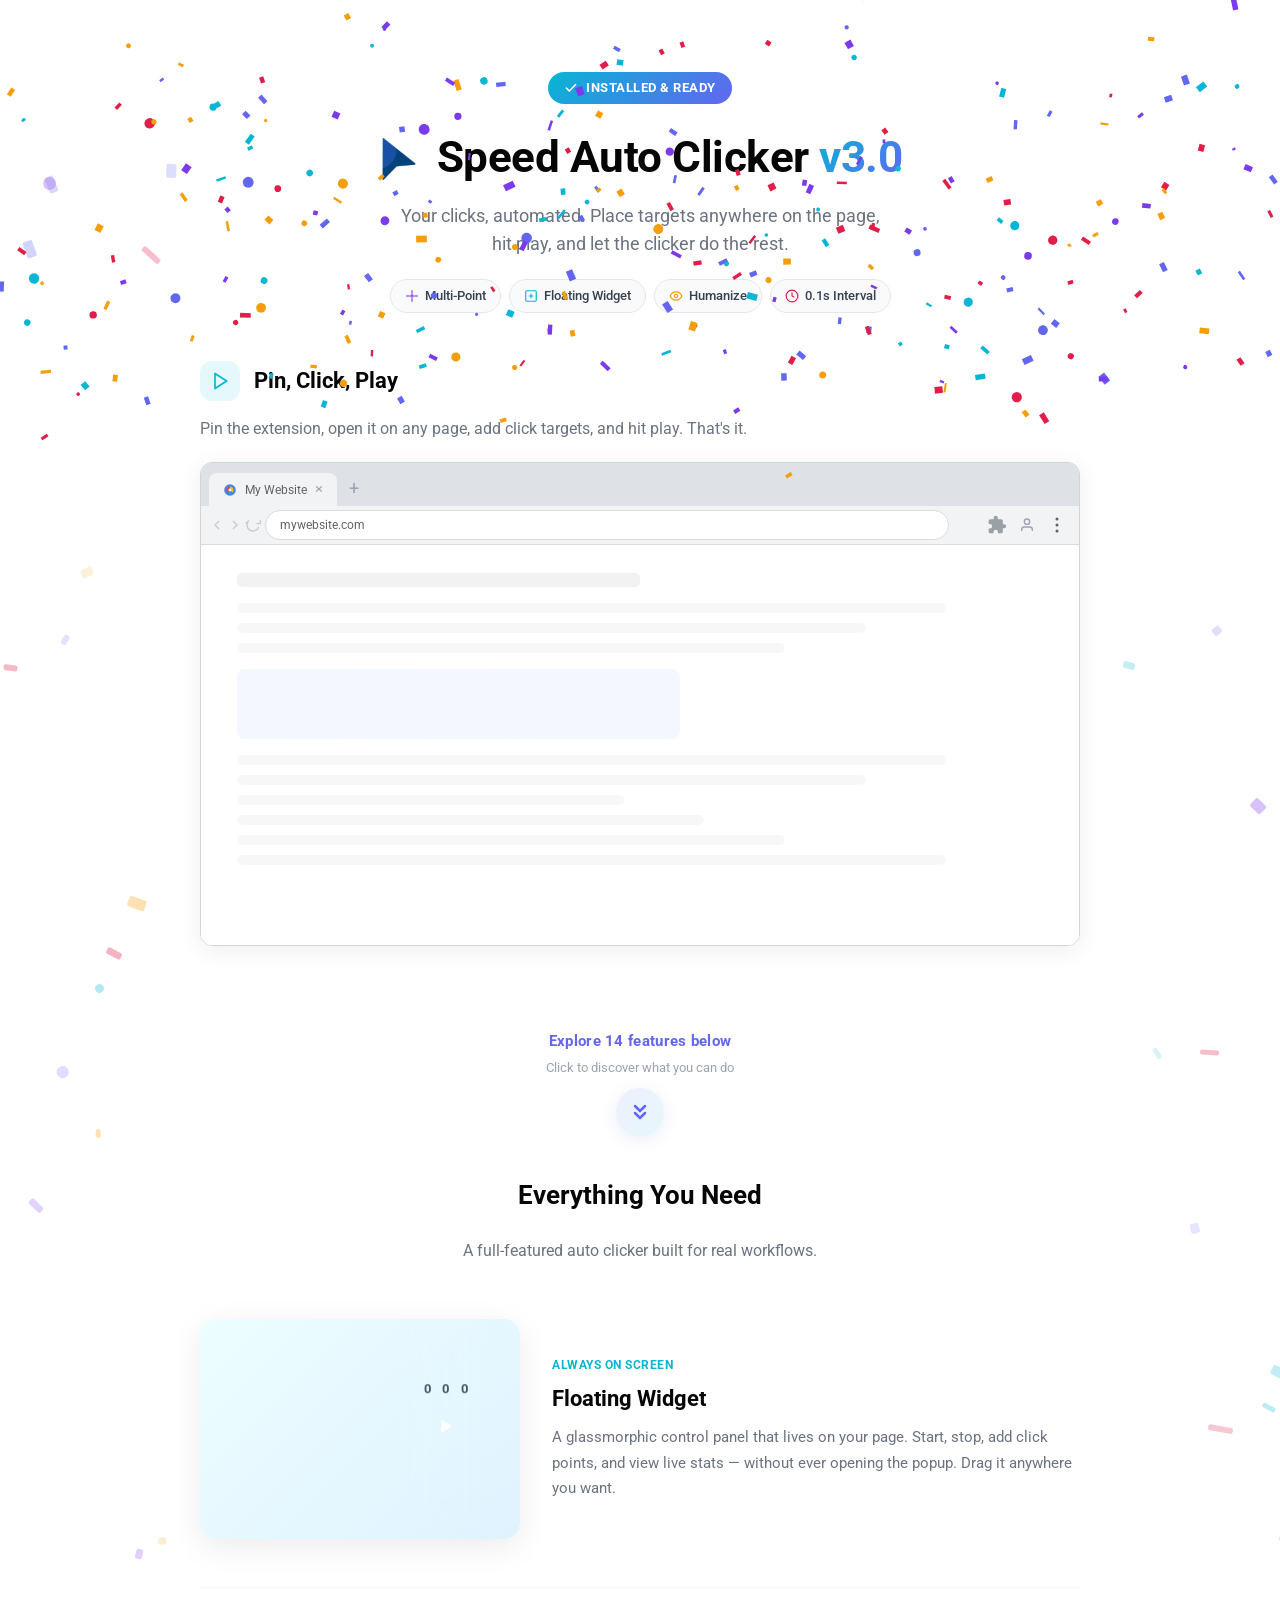
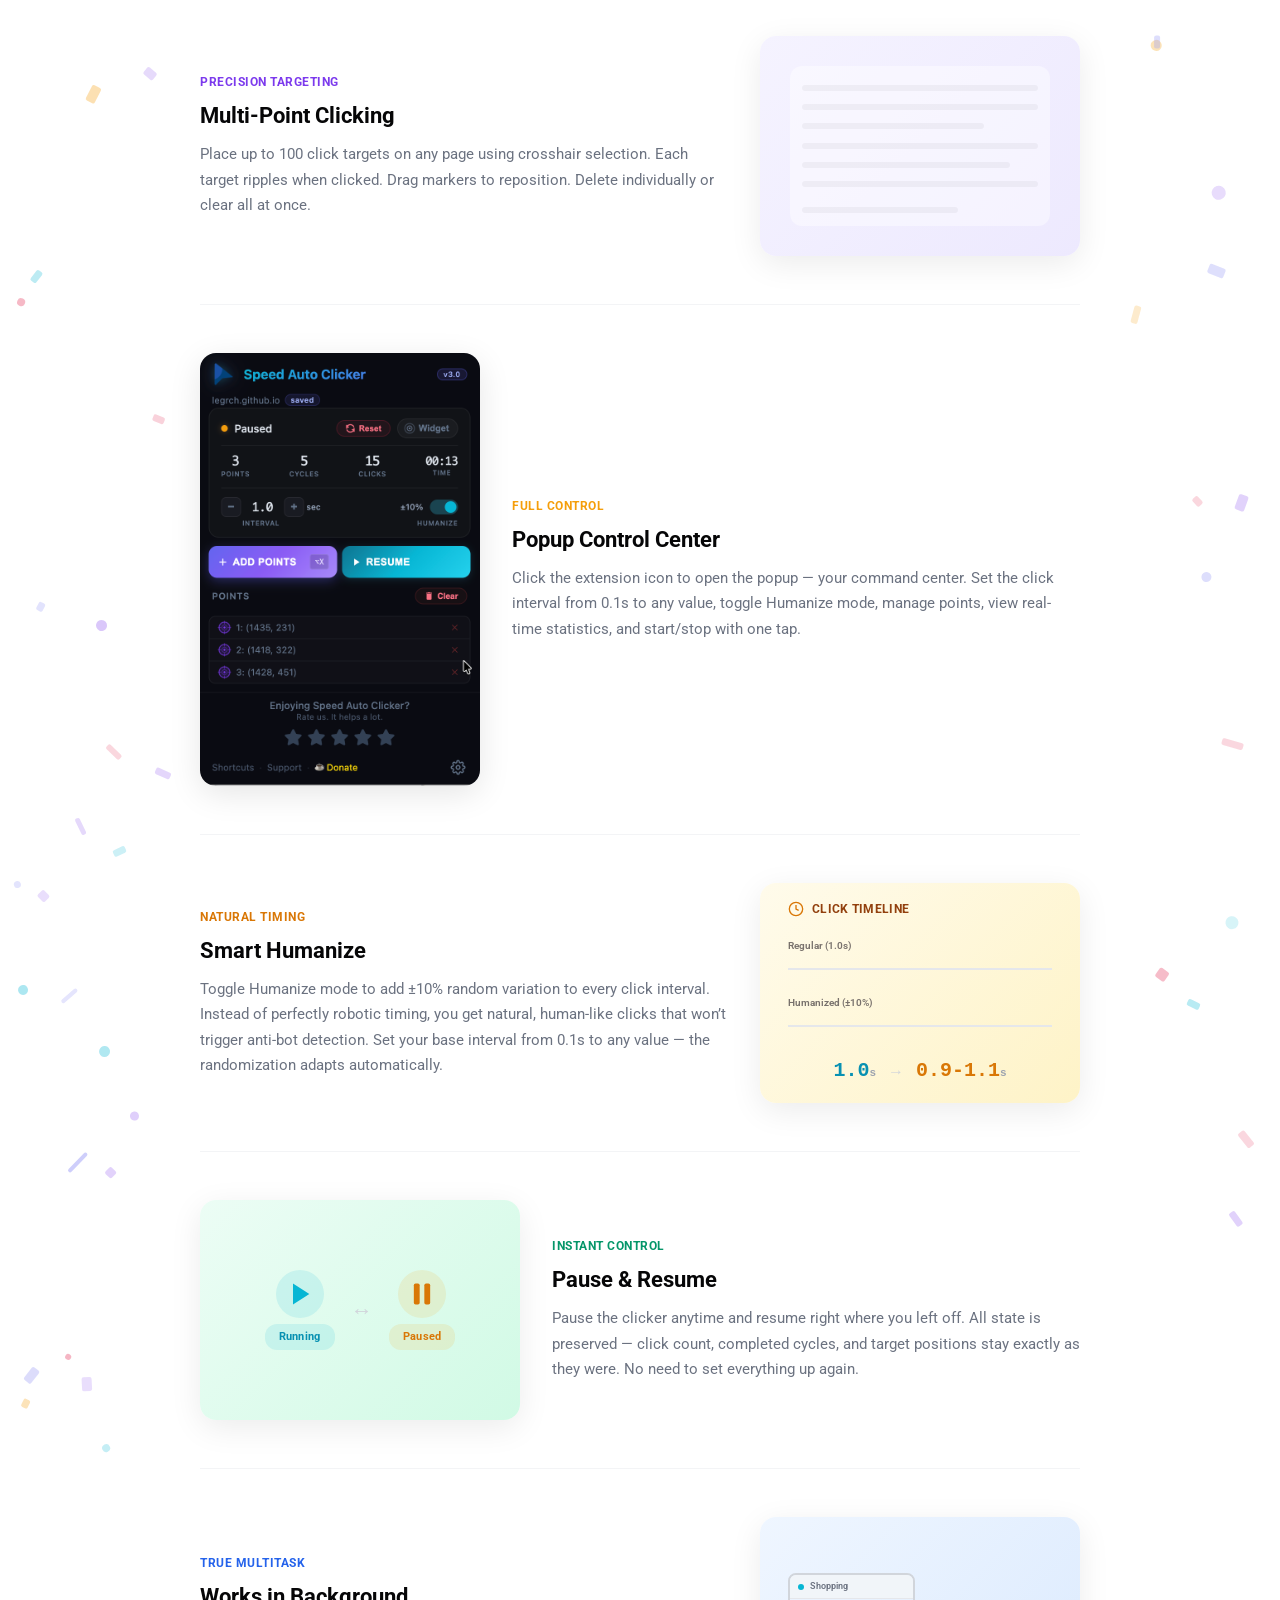
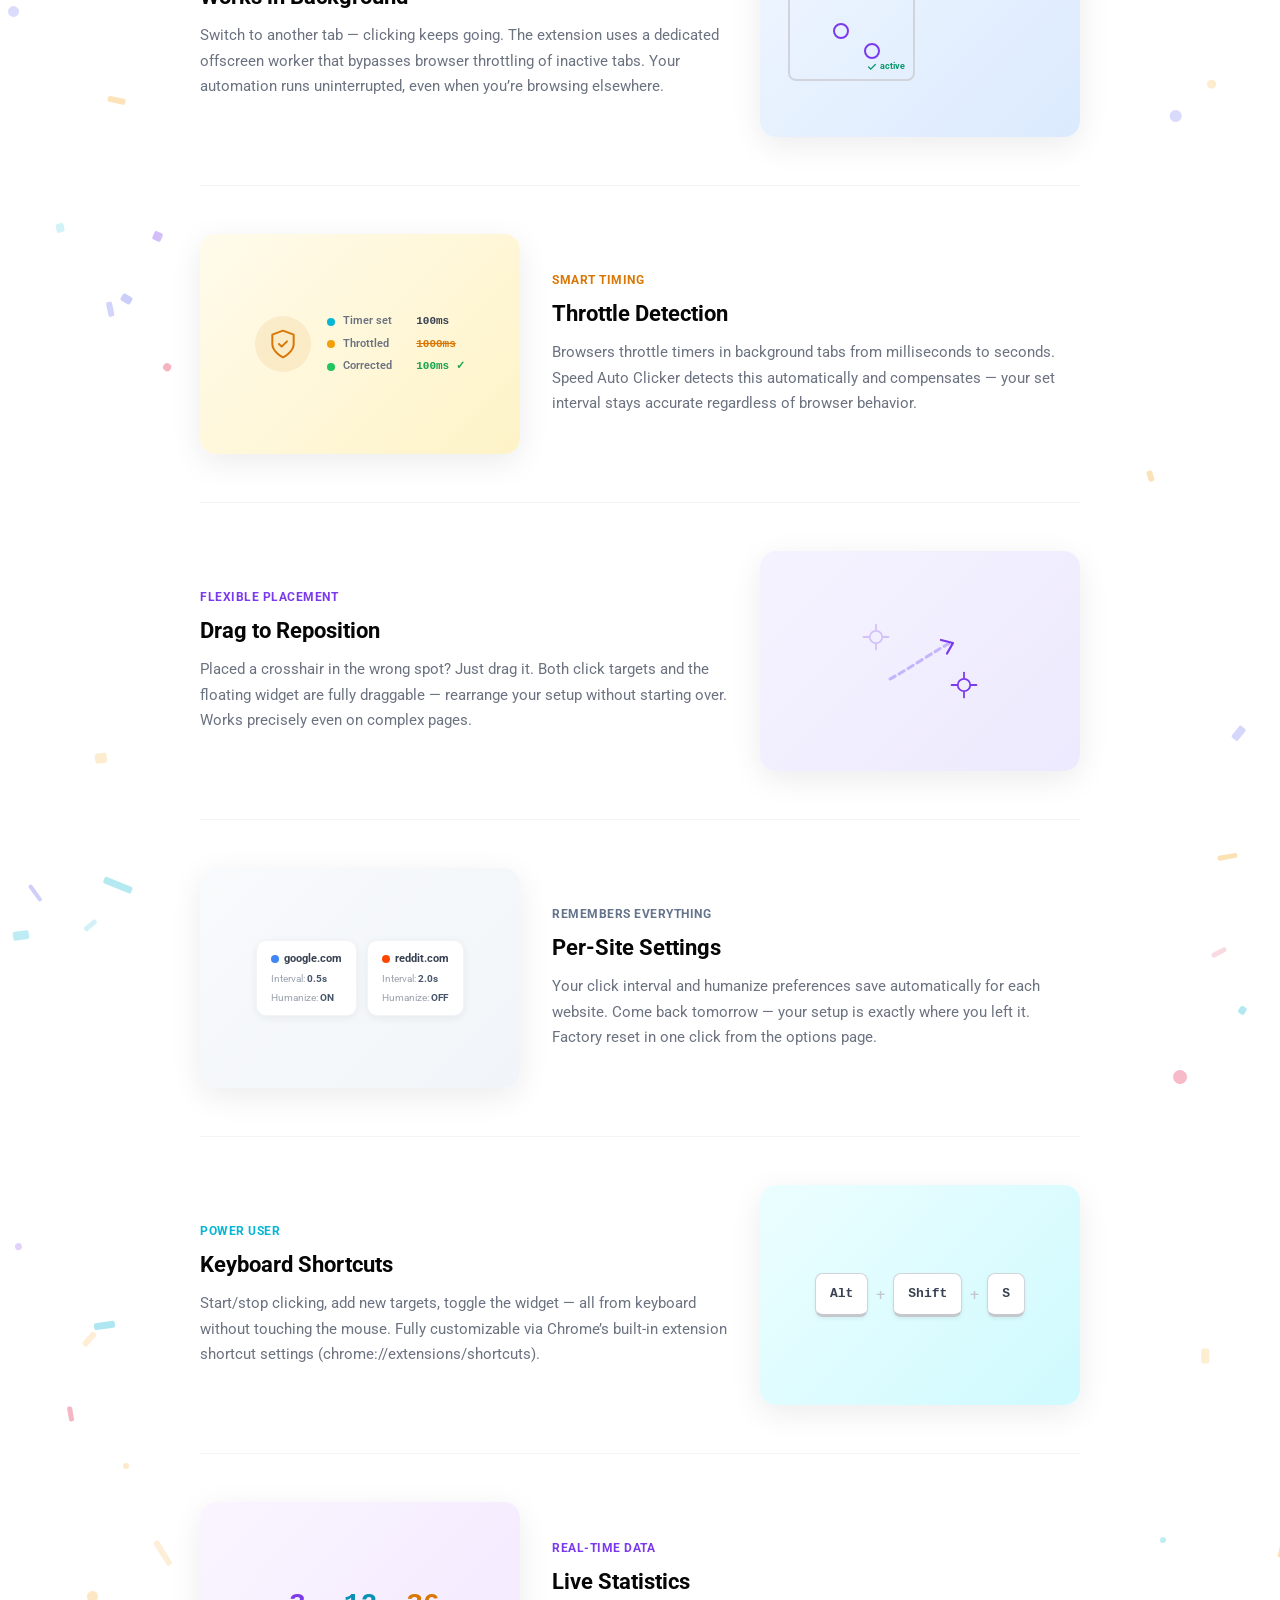
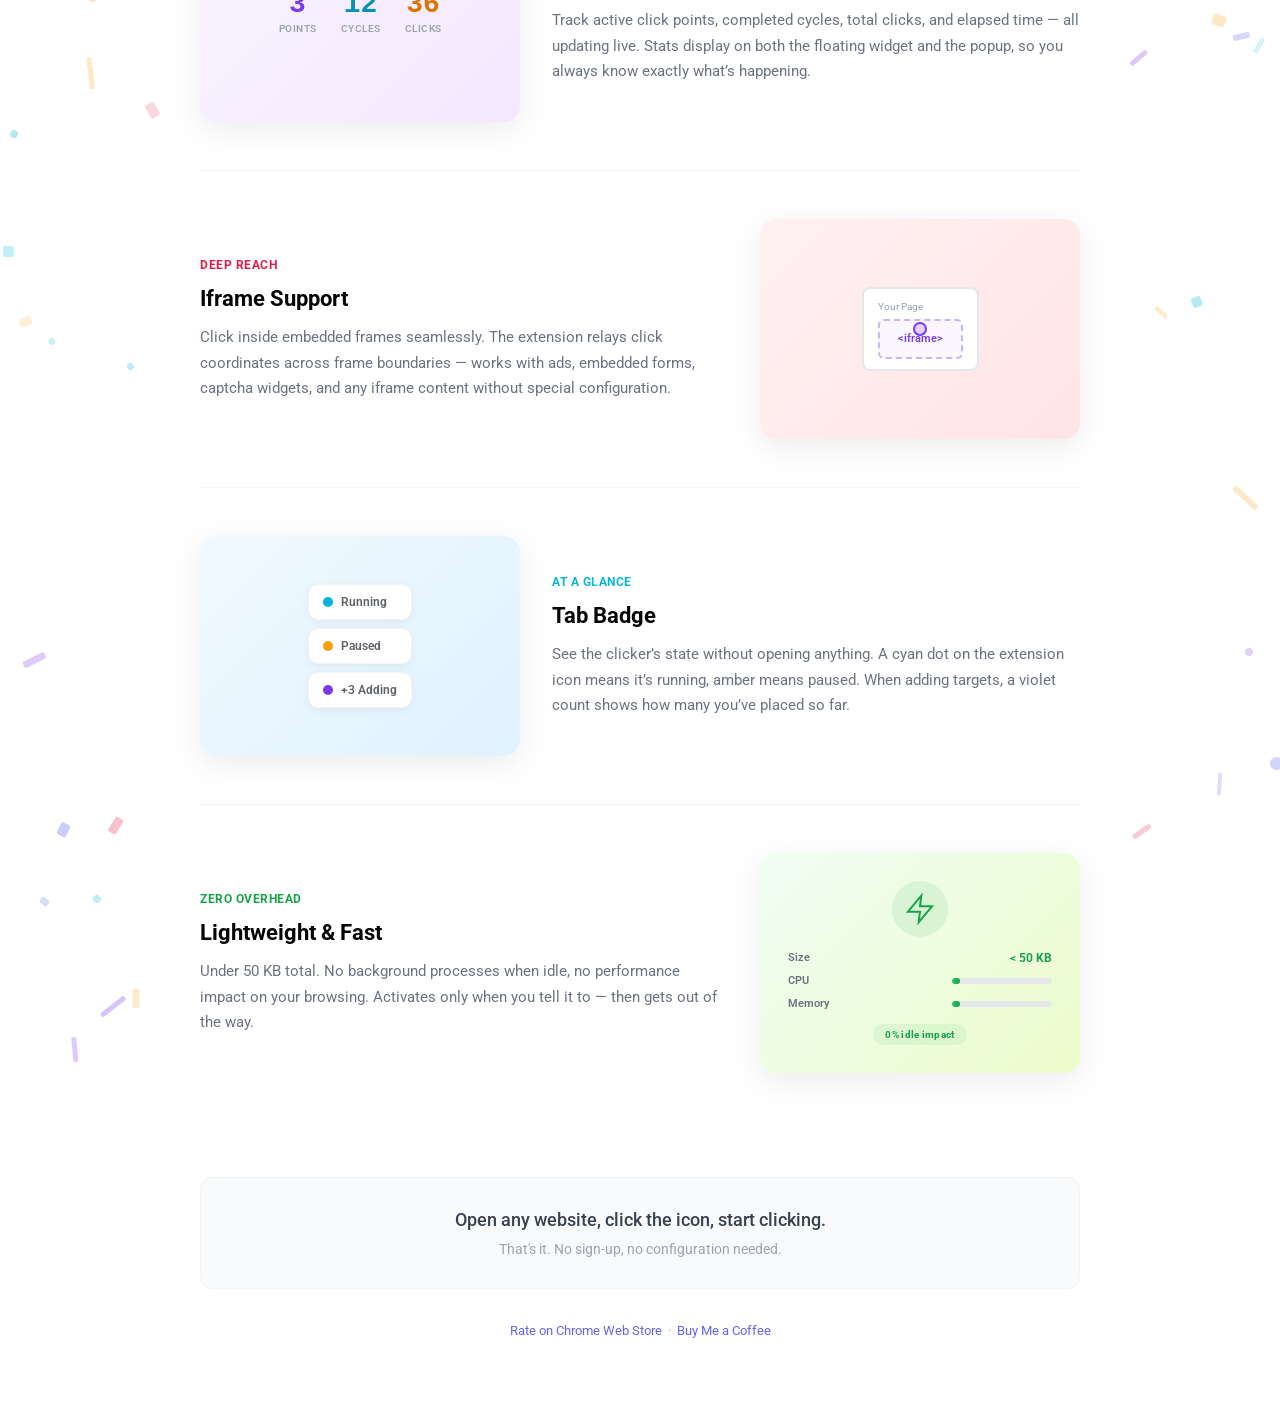
<file: speed-auto-clicker/welcome.html>
<!DOCTYPE html>
<html lang="en">
<head>
  <meta charset="UTF-8">
  <meta name="viewport" content="width=device-width, initial-scale=1.0">
  <title>Speed Auto Clicker — Installed</title>
  <link rel="icon" href="icon128.png" type="image/png">
  <link rel="preconnect" href="https://fonts.googleapis.com">
  <link rel="preconnect" href="https://fonts.gstatic.com" crossorigin>
  <link href="https://fonts.googleapis.com/css2?family=Roboto:wght@400;500;700&display=swap" rel="stylesheet">
  <script defer src="https://cloud.umami.is/script.js" data-website-id="4e1191f7-4c58-449f-82f1-370c4249376d"></script>
  <link rel="stylesheet" href="shared.css">
</head>
<body>
<div class="wrap">

  <!-- ==================== HERO ==================== -->
  <div class="hero">
    <div class="hero-badge">
      <svg width="14" height="14" viewBox="0 0 24 24" fill="none" stroke="#fff" stroke-width="2.5" stroke-linecap="round"><polyline points="20 6 9 17 4 12"/></svg>
      INSTALLED &amp; READY
    </div>
    <h1><img src="icon128.png" width="42" height="42" alt=""> Speed Auto Clicker <span class="accent">v3.0</span></h1>
    <p class="hero-sub">Your clicks, automated. Place targets anywhere on the page,<br>hit play, and let the clicker do the rest.</p>
    <div class="hero-pills">
      <span class="hero-pill"><svg width="14" height="14" viewBox="0 0 24 24" fill="none" stroke="#7c3aed" stroke-width="2"><circle cx="12" cy="12" r="2"/><line x1="12" y1="2" x2="12" y2="8"/><line x1="12" y1="16" x2="12" y2="22"/><line x1="2" y1="12" x2="8" y2="12"/><line x1="16" y1="12" x2="22" y2="12"/></svg> Multi-Point</span>
      <span class="hero-pill"><svg width="14" height="14" viewBox="0 0 24 24" fill="none" stroke="#06b6d4" stroke-width="2"><rect x="3" y="3" width="18" height="18" rx="2"/><path d="M12 8v8M8 12h8"/></svg> Floating Widget</span>
      <span class="hero-pill"><svg width="14" height="14" viewBox="0 0 24 24" fill="none" stroke="#f59e0b" stroke-width="2"><path d="M2 12s3-7 10-7 10 7 10 7-3 7-10 7-10-7-10-7z"/><circle cx="12" cy="12" r="3"/></svg> Humanize</span>
      <span class="hero-pill"><svg width="14" height="14" viewBox="0 0 24 24" fill="none" stroke="#e11d48" stroke-width="2"><circle cx="12" cy="12" r="10"/><polyline points="12 6 12 12 16 14"/></svg> 0.1s Interval</span>
    </div>
  </div>

  <!-- ==================== UNIFIED ANIMATION ==================== -->
  <div class="sec">
    <div class="sec-head">
      <div class="sec-ico cy">
        <svg width="20" height="20" viewBox="0 0 24 24" fill="none" stroke="#06b6d4" stroke-width="2" stroke-linecap="round" stroke-linejoin="round"><polygon points="6 3 20 12 6 21"/></svg>
      </div>
      <div class="sec-title">Pin, Click, Play</div>
    </div>
    <p class="sec-desc">Pin the extension, open it on any page, add click targets, and hit play. That's it.</p>

    <div class="brow" id="brow">
      <div class="brow-tabs">
        <div class="brow-tab">
          <svg width="14" height="14" viewBox="0 0 48 48"><circle cx="24" cy="24" r="20" fill="#4285f4"/><path d="M24 12a12 12 0 00-8.5 20.5L24 24V12z" fill="#ea4335"/><path d="M24 12v12l8.5 8.5A12 12 0 0024 12z" fill="#fbbc05"/><path d="M15.5 32.5A12 12 0 0024 36V24z" fill="#34a853"/><circle cx="24" cy="24" r="5" fill="#fff"/></svg>
          <span>My Website</span><span class="brow-tab-x">&times;</span>
        </div>
        <span class="brow-tab-new">+</span>
      </div>

      <div class="brow-bar">
        <div class="brow-nav">
          <svg width="16" height="16" viewBox="0 0 24 24" fill="none" stroke="#9ca3af" stroke-width="2"><path d="M15 18l-6-6 6-6"/></svg>
          <svg width="16" height="16" viewBox="0 0 24 24" fill="none" stroke="#9ca3af" stroke-width="2"><path d="M9 18l6-6-6-6"/></svg>
          <svg width="16" height="16" viewBox="0 0 24 24" fill="none" stroke="#9ca3af" stroke-width="2"><path d="M23 4v6h-6"/><path d="M20.49 15A9 9 0 115.64 5.64L1 10"/></svg>
        </div>
        <div class="brow-url">mywebsite.com</div>
        <div class="brow-icons">
          <div class="brow-ic sac-slot"></div>
          <div class="brow-ic">
            <svg width="20" height="20" viewBox="0 0 24 24" fill="#9aa0a6"><path d="M20.5 11H19V7a2 2 0 00-2-2h-4V3.5a2.5 2.5 0 00-5 0V5H4a2 2 0 00-2 2v3.8h1.5a2.7 2.7 0 010 5.4H2V20a2 2 0 002 2h3.8v-1.5a2.7 2.7 0 015.4 0V22H17a2 2 0 002-2v-4h1.5a2.5 2.5 0 000-5z"/></svg>
          </div>
          <div class="brow-ic"><svg width="16" height="16" viewBox="0 0 24 24" fill="none" stroke="#9ca3af" stroke-width="2"><path d="M20 21v-2a4 4 0 00-4-4H8a4 4 0 00-4 4v2"/><circle cx="12" cy="7" r="4"/></svg></div>
          <div class="brow-ic"><svg width="4" height="16" viewBox="0 0 4 16" fill="#5f6368"><circle cx="2" cy="2" r="1.5"/><circle cx="2" cy="8" r="1.5"/><circle cx="2" cy="14" r="1.5"/></svg></div>
        </div>
      </div>

      <div class="brow-body" style="height:400px">
        <div class="fake dim">
          <div class="fk hd"></div><div class="fk w90"></div><div class="fk w80"></div><div class="fk w70"></div>
          <div class="fk-img"></div><div class="fk w90"></div><div class="fk w80"></div><div class="fk w50"></div>
          <div class="fk w60"></div><div class="fk w70"></div><div class="fk w90"></div>
        </div>

        <div class="ext-drop">
          <div class="ext-h"><b>Extensions</b><span>&times;</span></div>
          <div class="ext-sub">No access needed<br>These extensions don't need to see and change information on this site.</div>
          <div class="ext-row">
            <svg width="18" height="18" viewBox="0 0 24 24" fill="#6366f1"><polygon points="6 3 20 12 6 21"/></svg>
            <span class="ext-row-name">Speed Auto Clicker</span>
            <div class="ext-row-pin">
              <svg width="16" height="16" viewBox="0 0 24 24" fill="#9aa0a6"><path d="M16 12V4h1V2H7v2h1v8l-2 2v2h5v6h2v-6h5v-2z"/></svg>
              <svg class="pin-b" width="16" height="16" viewBox="0 0 24 24" fill="#1a73e8"><path d="M16 12V4h1V2H7v2h1v8l-2 2v2h5v6h2v-6h5v-2z"/></svg>
            </div>
          </div>
          <div class="ext-sep"></div>
          <div class="ext-manage">
            <svg width="16" height="16" viewBox="0 0 24 24" fill="none" stroke="#5f6368" stroke-width="2"><circle cx="12" cy="12" r="3"/><path d="M19.4 15a1.65 1.65 0 00.33 1.82l.06.06a2 2 0 01-2.83 2.83l-.06-.06a1.65 1.65 0 00-1.82-.33 1.65 1.65 0 00-1 1.51V21a2 2 0 01-4 0v-.09A1.65 1.65 0 009 19.4a1.65 1.65 0 00-1.82.33l-.06.06a2 2 0 01-2.83-2.83l.06-.06A1.65 1.65 0 004.68 15a1.65 1.65 0 00-1.51-1H3a2 2 0 010-4h.09A1.65 1.65 0 004.6 9a1.65 1.65 0 00-.33-1.82l-.06-.06a2 2 0 012.83-2.83l.06.06A1.65 1.65 0 009 4.68a1.65 1.65 0 001-1.51V3a2 2 0 014 0v.09a1.65 1.65 0 001 1.51 1.65 1.65 0 001.82-.33l.06-.06a2 2 0 012.83 2.83l-.06.06A1.65 1.65 0 0019.4 9a1.65 1.65 0 001.51 1H21a2 2 0 010 4h-.09a1.65 1.65 0 00-1.51 1z"/></svg>
            <span>Manage Extensions</span>
          </div>
        </div>

        <div class="target t1" style="left:22%;top:32%">
          <svg viewBox="0 0 36 36" fill="none"><circle cx="18" cy="18" r="7" stroke="#7c3aed" stroke-width="2"/><circle cx="18" cy="18" r="3" stroke="#7c3aed" stroke-width="1.5" opacity=".5"/><line x1="18" y1="2" x2="18" y2="10" stroke="#7c3aed" stroke-width="2" stroke-linecap="round"/><line x1="18" y1="26" x2="18" y2="34" stroke="#7c3aed" stroke-width="2" stroke-linecap="round"/><line x1="2" y1="18" x2="10" y2="18" stroke="#7c3aed" stroke-width="2" stroke-linecap="round"/><line x1="26" y1="18" x2="34" y2="18" stroke="#7c3aed" stroke-width="2" stroke-linecap="round"/></svg>
        </div>
        <div class="target t2" style="left:52%;top:55%">
          <svg viewBox="0 0 36 36" fill="none"><circle cx="18" cy="18" r="7" stroke="#7c3aed" stroke-width="2"/><circle cx="18" cy="18" r="3" stroke="#7c3aed" stroke-width="1.5" opacity=".5"/><line x1="18" y1="2" x2="18" y2="10" stroke="#7c3aed" stroke-width="2" stroke-linecap="round"/><line x1="18" y1="26" x2="18" y2="34" stroke="#7c3aed" stroke-width="2" stroke-linecap="round"/><line x1="2" y1="18" x2="10" y2="18" stroke="#7c3aed" stroke-width="2" stroke-linecap="round"/><line x1="26" y1="18" x2="34" y2="18" stroke="#7c3aed" stroke-width="2" stroke-linecap="round"/></svg>
        </div>
        <div class="target t3" style="left:35%;top:75%">
          <svg viewBox="0 0 36 36" fill="none"><circle cx="18" cy="18" r="7" stroke="#7c3aed" stroke-width="2"/><circle cx="18" cy="18" r="3" stroke="#7c3aed" stroke-width="1.5" opacity=".5"/><line x1="18" y1="2" x2="18" y2="10" stroke="#7c3aed" stroke-width="2" stroke-linecap="round"/><line x1="18" y1="26" x2="18" y2="34" stroke="#7c3aed" stroke-width="2" stroke-linecap="round"/><line x1="2" y1="18" x2="10" y2="18" stroke="#7c3aed" stroke-width="2" stroke-linecap="round"/><line x1="26" y1="18" x2="34" y2="18" stroke="#7c3aed" stroke-width="2" stroke-linecap="round"/></svg>
        </div>

        <div class="wm">
          <div class="wm-grip">··· ···</div>
          <div class="wm-btn wm-del"><svg width="14" height="14" viewBox="0 0 24 24" fill="none" stroke="#e11d48" stroke-width="2" stroke-linecap="round"><polyline points="3 6 5 6 21 6"/><path d="M19 6l-1 14a2 2 0 01-2 2H8a2 2 0 01-2-2L5 6"/><path d="M10 11v6M14 11v6"/></svg></div>
          <div class="wm-stats">
            <span>PTS</span><span>CYC</span><span>CLK</span>
            <span class="val pts-wrap">
              <span class="pts-n pts0">0</span>
              <span class="pts-n pts1">1</span>
              <span class="pts-n pts2">2</span>
              <span class="pts-n pts3">3</span>
              <span style="visibility:hidden">0</span>
            </span>
            <span class="val cyc-wrap">
              <span class="cyc-n cyc0">0</span>
              <span class="cyc-n cyc1">1</span>
              <span style="visibility:hidden">0</span>
            </span>
            <span class="val clk-wrap">
              <span class="clk-n clk0">0</span>
              <span class="clk-n clk1">1</span>
              <span class="clk-n clk2">2</span>
              <span class="clk-n clk3">3</span>
              <span style="visibility:hidden">0</span>
            </span>
          </div>
          <div class="wm-btn wm-play">
            <svg class="wm-play-ico" width="18" height="18" viewBox="0 0 24 24" fill="#fff"><polygon points="6 3 20 12 6 21"/></svg>
            <svg class="wm-pause-ico" width="18" height="18" viewBox="0 0 24 24" fill="#fff"><rect x="5" y="4" width="5" height="16" rx="1"/><rect x="14" y="4" width="5" height="16" rx="1"/></svg>
          </div>
          <div class="wm-int"><span>&#8249;</span> 1.0 <span>&#8250;</span></div>
          <div class="wm-btn wm-add"><svg width="14" height="14" viewBox="0 0 24 24" fill="none" stroke="#7c3aed" stroke-width="2.5" stroke-linecap="round"><circle cx="12" cy="12" r="2"/><line x1="12" y1="2" x2="12" y2="8"/><line x1="12" y1="16" x2="12" y2="22"/><line x1="2" y1="12" x2="8" y2="12"/><line x1="16" y1="12" x2="22" y2="12"/></svg></div>
          <div class="wm-grip">··· ···</div>
        </div>
      </div>

      <div class="popup-over">
        <div class="po-head">
          <svg width="16" height="16" viewBox="0 0 24 24" fill="#6366f1"><polygon points="6 3 20 12 6 21"/></svg>
          Speed Auto Clicker
        </div>
        <div class="po-row">
          <div class="po-pm">-</div>
          <span class="po-val">1.0s</span>
          <div class="po-pm">+</div>
        </div>
        <div class="po-btn po-add">
          <svg width="12" height="12" viewBox="0 0 24 24" fill="none" stroke="#7c3aed" stroke-width="2.5" stroke-linecap="round"><line x1="12" y1="5" x2="12" y2="19"/><line x1="5" y1="12" x2="19" y2="12"/></svg>
          Add Point
        </div>
        <div class="po-btn po-play">
          <svg width="12" height="12" viewBox="0 0 24 24" fill="#06b6d4"><polygon points="6 3 20 12 6 21"/></svg>
          Start
        </div>
      </div>

      <div class="hl hl-puzzle" style="top:63px;left:calc(100% - 83px)"></div>
      <div class="hl hl-pin" style="top:203px;left:calc(100% - 58px)"></div>
      <div class="hl hl-sac" style="top:64px;left:calc(100% - 114px)"></div>

      <svg class="ptr" width="28" height="34" viewBox="0 0 28 34" fill="none">
        <path d="M2 2l22 16-9 1.5-4.5 12z" fill="#1e293b" stroke="#fff" stroke-width="1.5" stroke-linejoin="round"/>
      </svg>

      <div class="click-ring cr-puzzle" style="top:63px;left:calc(100% - 83px)"></div>
      <div class="click-ring cr-pin" style="top:203px;left:calc(100% - 58px)"></div>
      <div class="click-ring cr-sac" style="top:64px;left:calc(100% - 114px)"></div>
      <div class="click-ring cr-add" style="top:165px;left:calc(100% - 201px)"></div>
      <div class="click-ring cr-p1" style="top:211px;left:22%"></div>
      <div class="click-ring cr-p2" style="top:303px;left:52%"></div>
      <div class="click-ring cr-p3" style="top:383px;left:35%"></div>
      <div class="click-ring cr-play" style="top:289px;left:calc(100% - 57px)"></div>

      <div class="sac-tb">
        <svg width="22" height="22" viewBox="0 0 24 24" fill="#6366f1"><polygon points="6 3 20 12 6 21"/></svg>
      </div>

      <div class="brow-pause">
        <svg width="12" height="12" viewBox="0 0 24 24" fill="#fff"><rect x="5" y="3" width="5" height="18" rx="1.5"/><rect x="14" y="3" width="5" height="18" rx="1.5"/></svg>
        <span style="color:#fff;font-size:11px;font-weight:500;letter-spacing:.3px">PAUSED</span>
      </div>
    </div>

  </div>

  <!-- Scroll hint — appears after first animation cycle -->
  <div class="scroll-hint" id="scrollHint">
    <span class="scroll-hint-label">Explore 14 features below</span>
    <span class="scroll-hint-sub">Click to discover what you can do</span>
    <div class="scroll-hint-arrow">
      <svg width="24" height="24" viewBox="0 0 24 24" fill="none" stroke="#6366f1" stroke-width="2.5" stroke-linecap="round"><path d="M7 13l5 5 5-5M7 6l5 5 5-5"/></svg>
    </div>
  </div>

  <!-- ==================== FEATURE SHOWCASE ==================== -->
  <div class="sec">
    <h2 id="features-heading" style="text-align:center;scroll-margin-top:32px">Everything You Need</h2>
    <p style="text-align:center;font-size:16px;color:#6b7280;margin-bottom:8px">A full-featured auto clicker built for real workflows.</p>
    <div id="cards"></div>
  </div>

  <!-- ==================== CTA ==================== -->
  <div class="cta">
    <p class="cta-text" style="font-size:18px;font-weight:500;color:#374151">Open any website, click the icon, start clicking.</p>
    <p style="font-size:14px;color:#9ca3af;margin-top:6px">That's it. No sign-up, no configuration needed.</p>
  </div>

  <!-- ==================== FOOTER ==================== -->
  <div class="footer">
    <a href="https://chromewebstore.google.com/detail/speed-auto-clicker/ggggbbllnjbfepahihkdfohpbdgndobb">Rate on Chrome Web Store</a>
    &nbsp;&middot;&nbsp;
    <a href="https://www.buymeacoffee.com/speedautoclicker">Buy Me a Coffee</a>
  </div>

</div>

<script src="confetti.js"></script>
<script src="cards.js"></script>
<script>
  renderCards(document.getElementById('cards'));

  // Scroll hint: subtle at start, bright after first animation cycle, clickable
  (function() {
    var hint = document.getElementById('scrollHint');
    var target = document.getElementById('features-heading');
    hint.addEventListener('click', function() {
      target.scrollIntoView({ behavior: 'smooth', block: 'start' });
    });

    launchConfetti(function() {
      initBrowserAnim();
      // Brighten scroll hint after first browser anim cycle (~21s)
      setTimeout(function() { hint.classList.add('bright'); }, 21000);
    });
  })();
</script>
</body>
</html>
</file>
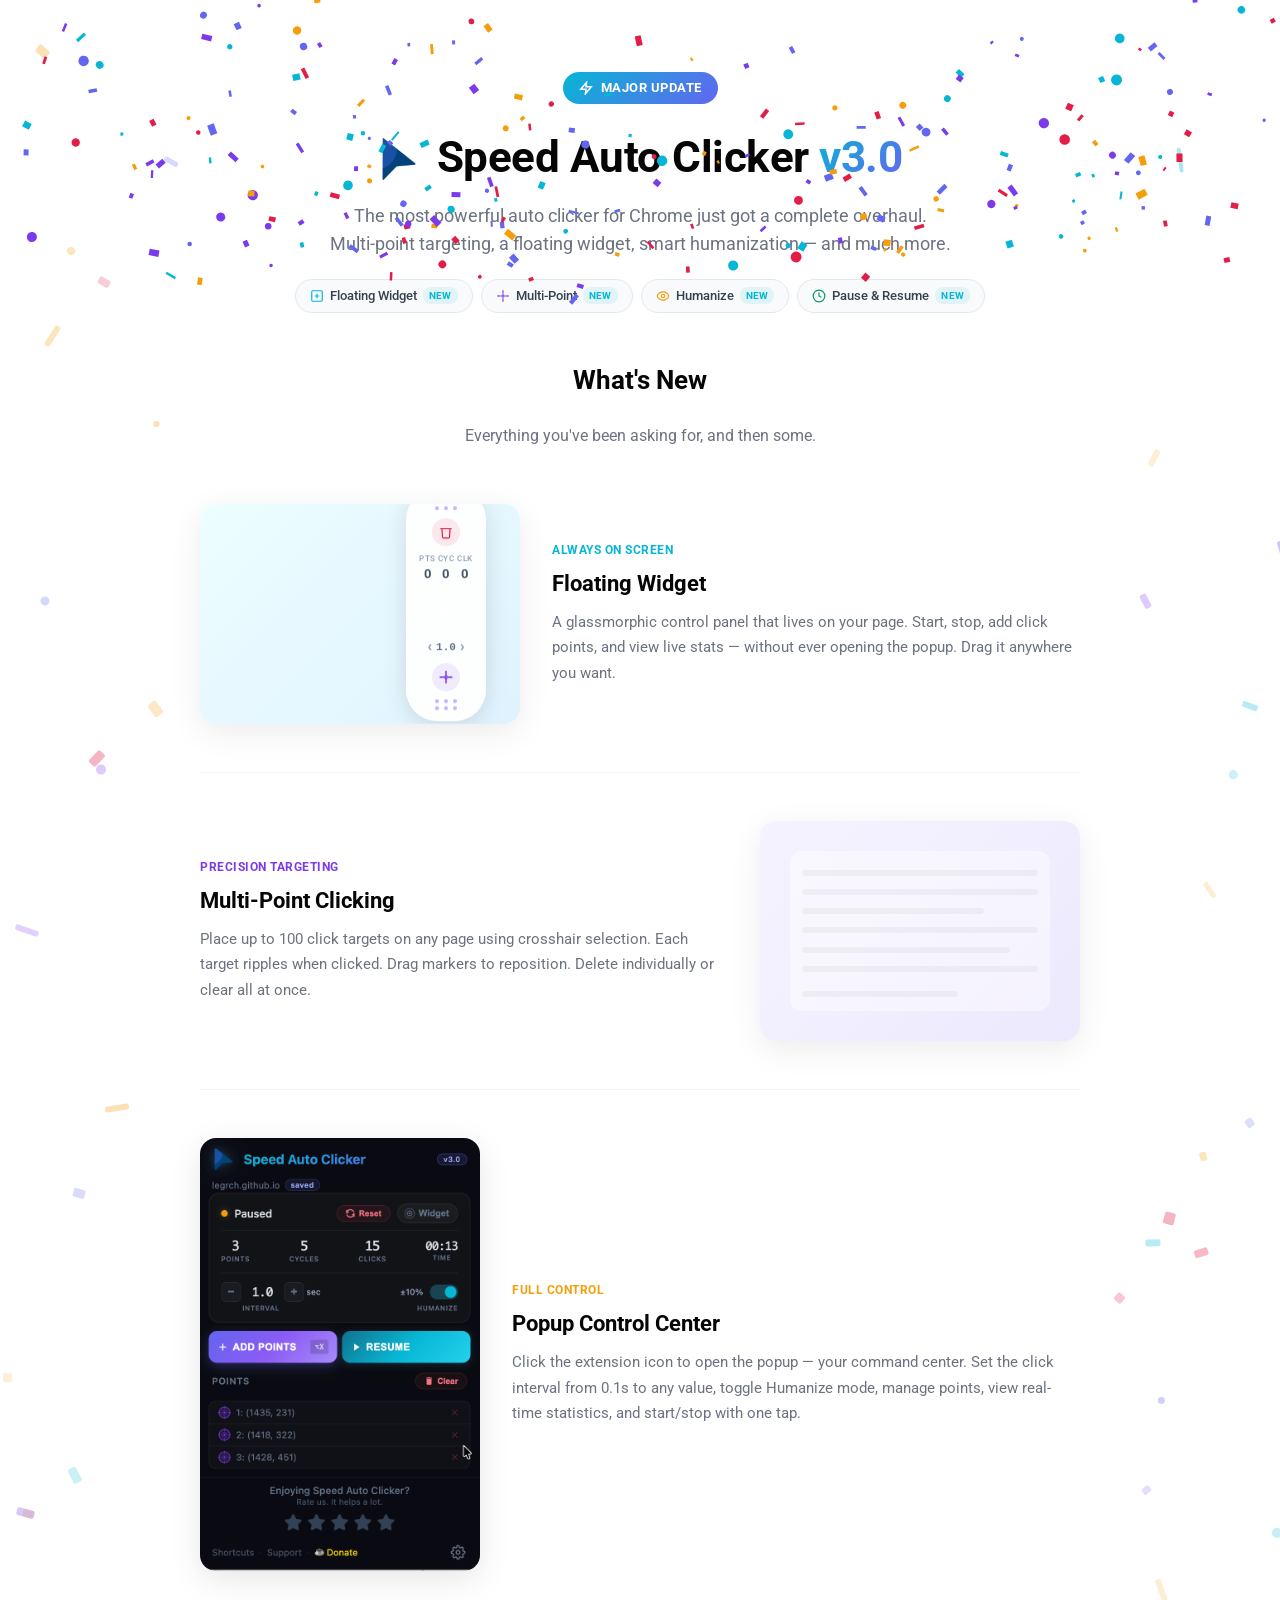
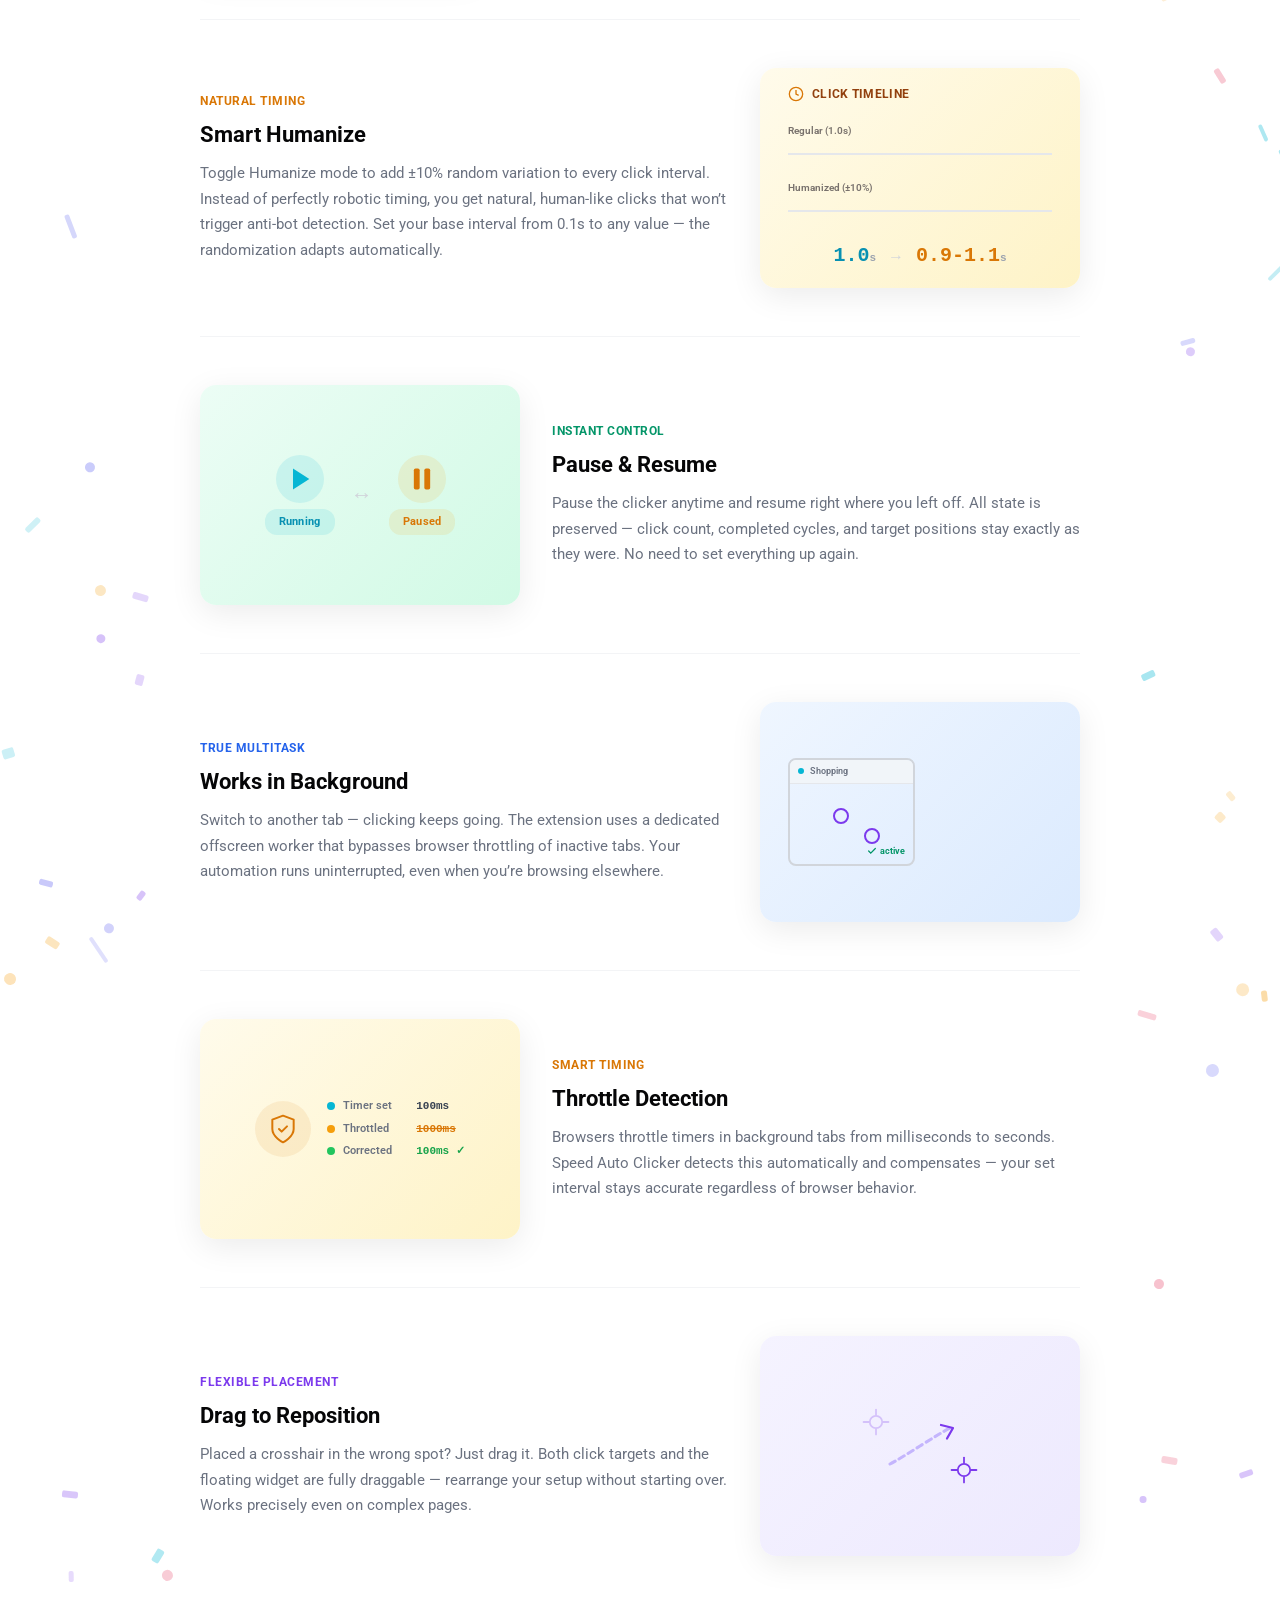
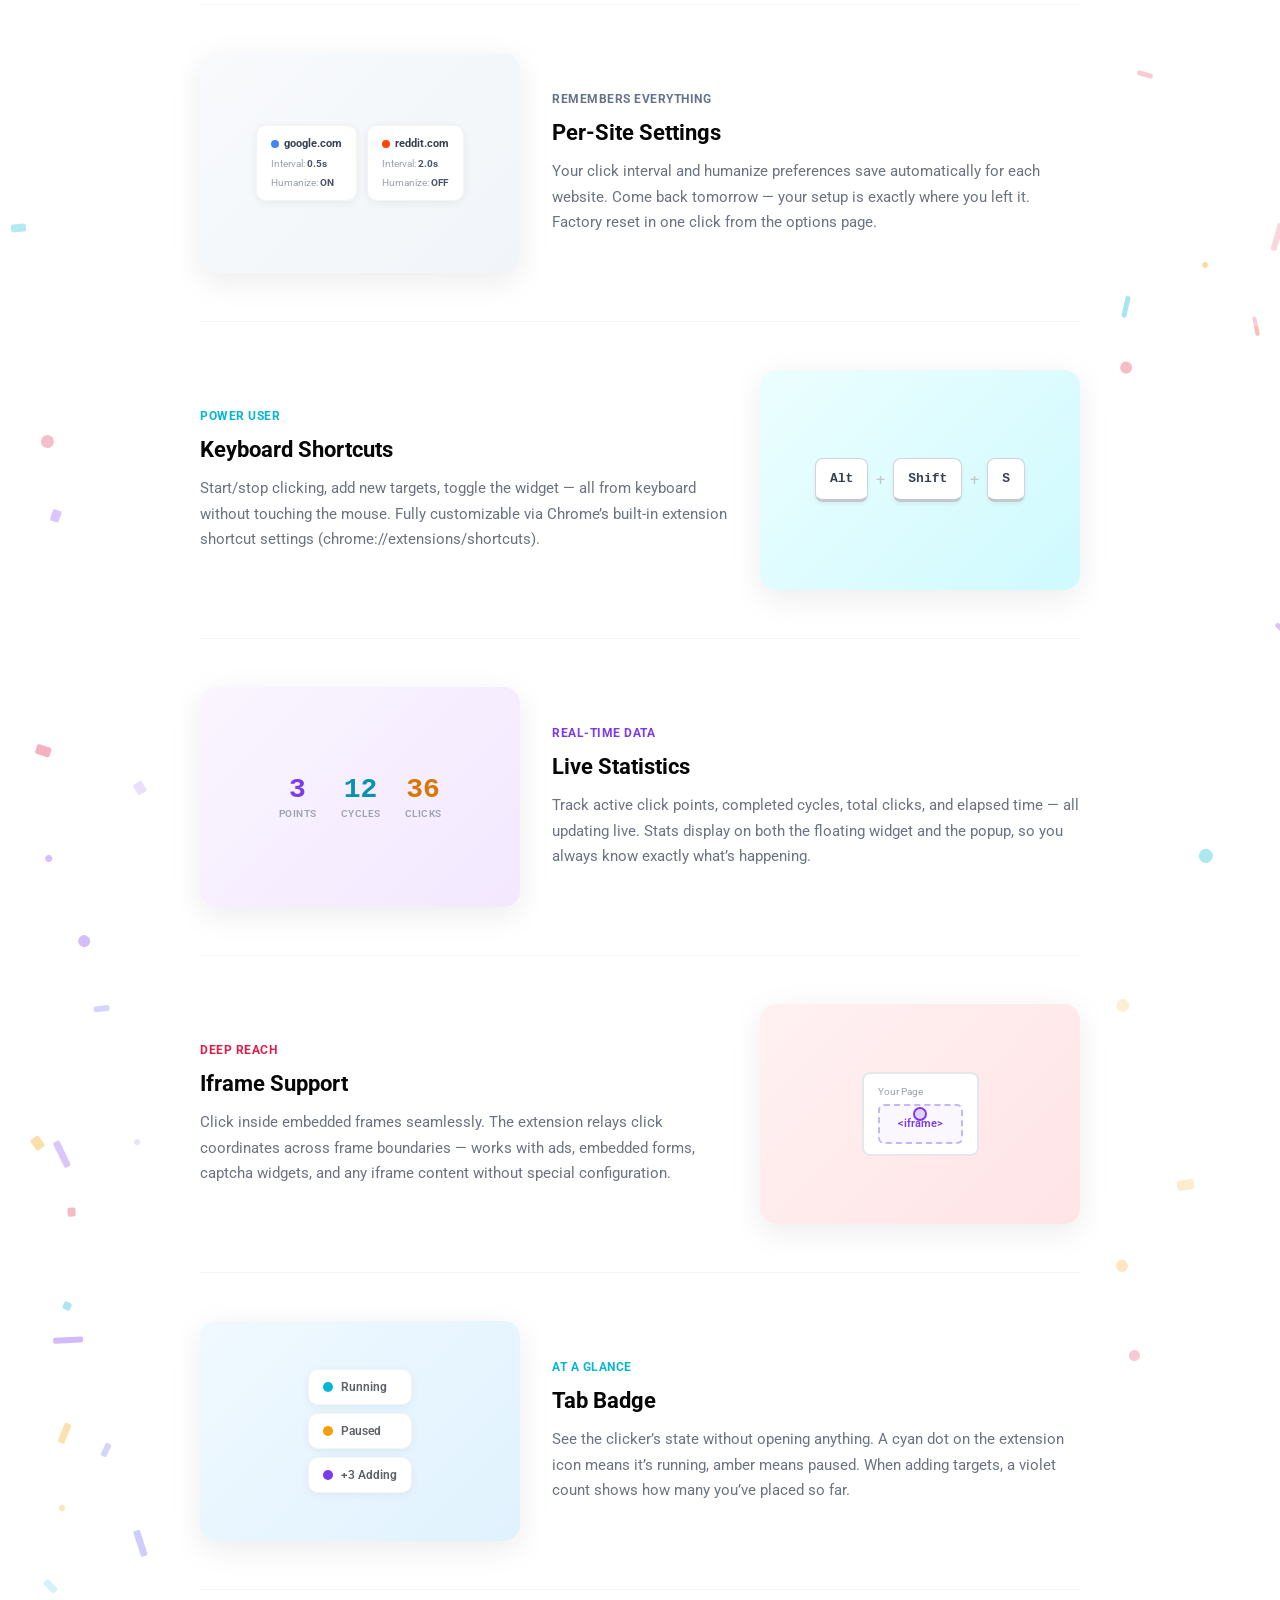
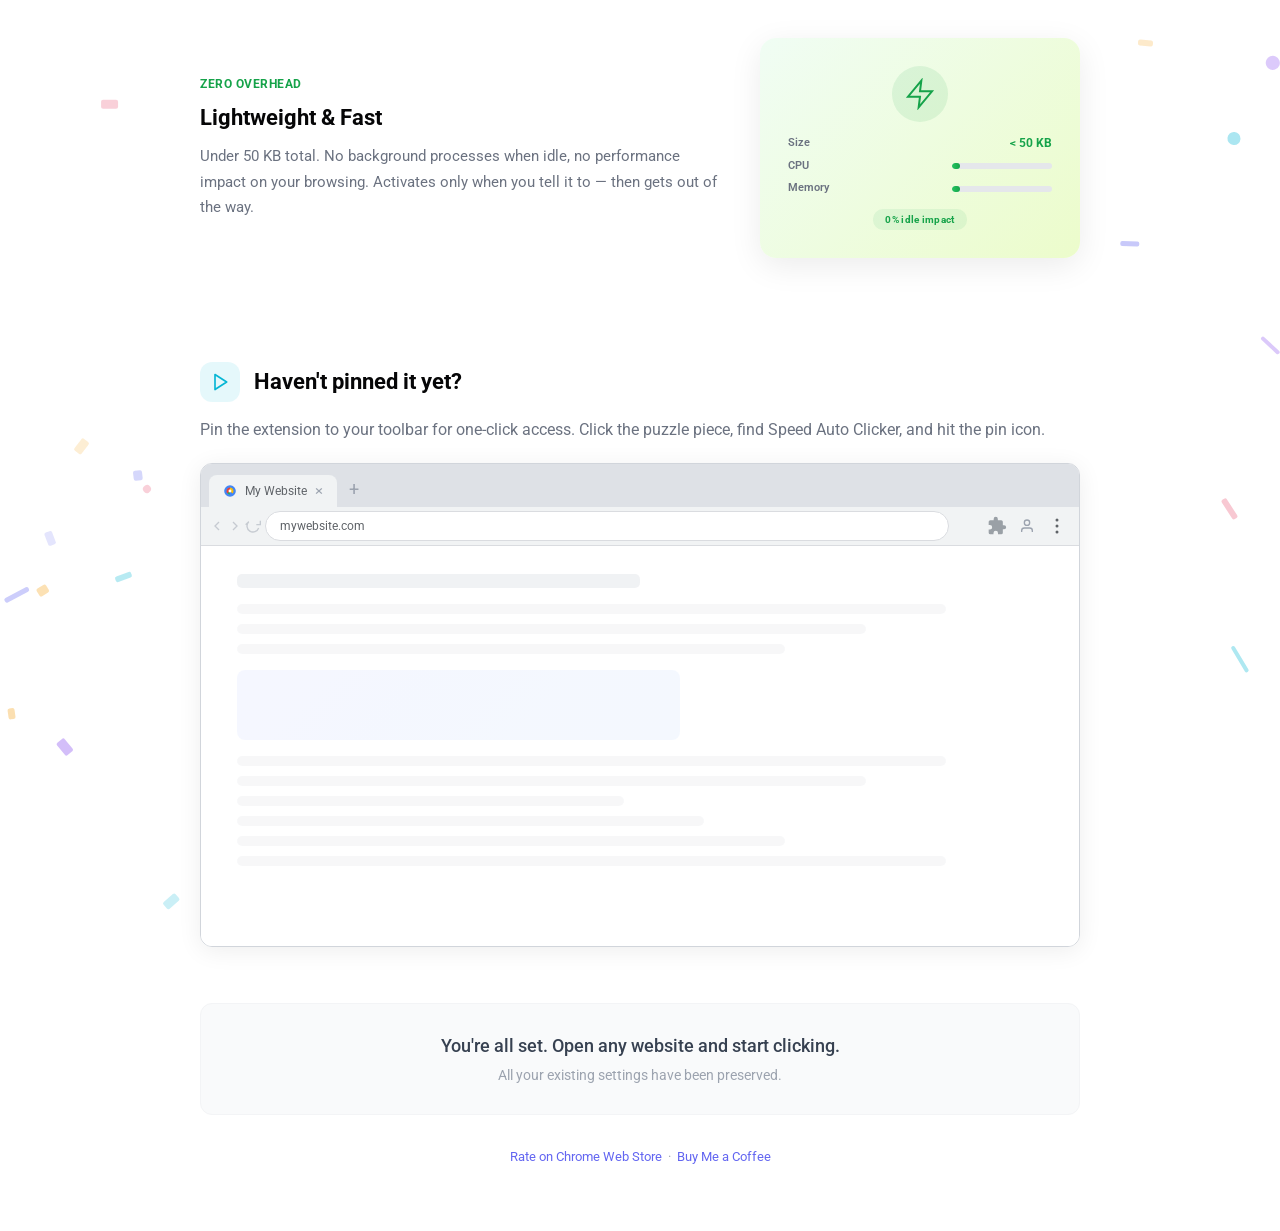
<file: speed-auto-clicker/update/v3.0.html>
<!DOCTYPE html>
<html lang="en">
<head>
  <meta charset="UTF-8">
  <meta name="viewport" content="width=device-width, initial-scale=1.0">
  <title>Speed Auto Clicker — What's New in v3.0</title>
  <link rel="icon" href="../icon128.png" type="image/png">
  <link rel="preconnect" href="https://fonts.googleapis.com">
  <link rel="preconnect" href="https://fonts.gstatic.com" crossorigin>
  <link href="https://fonts.googleapis.com/css2?family=Roboto:wght@400;500;700&display=swap" rel="stylesheet">
  <script defer src="https://cloud.umami.is/script.js" data-website-id="4e1191f7-4c58-449f-82f1-370c4249376d"></script>
  <link rel="stylesheet" href="../shared.css">
</head>
<body>
<div class="wrap">

  <!-- ==================== HERO ==================== -->
  <div class="hero">
    <div class="hero-badge">
      <svg width="14" height="14" viewBox="0 0 24 24" fill="none" stroke="#fff" stroke-width="2.5" stroke-linecap="round"><path d="M13 2L3 14h9l-1 8 10-12h-9l1-8z"/></svg>
      MAJOR UPDATE
    </div>
    <h1><img src="../icon128.png" width="42" height="42" alt=""> Speed Auto Clicker <span class="accent">v3.0</span></h1>
    <p class="hero-sub">The most powerful auto clicker for Chrome just got a complete overhaul.<br>Multi-point targeting, a floating widget, smart humanization — and much more.</p>
    <div class="hero-pills">
      <span class="hero-pill"><svg width="14" height="14" viewBox="0 0 24 24" fill="none" stroke="#06b6d4" stroke-width="2"><rect x="3" y="3" width="18" height="18" rx="2"/><path d="M12 8v8M8 12h8"/></svg> Floating Widget <span class="new">NEW</span></span>
      <span class="hero-pill"><svg width="14" height="14" viewBox="0 0 24 24" fill="none" stroke="#7c3aed" stroke-width="2"><circle cx="12" cy="12" r="2"/><line x1="12" y1="2" x2="12" y2="8"/><line x1="12" y1="16" x2="12" y2="22"/><line x1="2" y1="12" x2="8" y2="12"/><line x1="16" y1="12" x2="22" y2="12"/></svg> Multi-Point <span class="new">NEW</span></span>
      <span class="hero-pill"><svg width="14" height="14" viewBox="0 0 24 24" fill="none" stroke="#f59e0b" stroke-width="2"><path d="M2 12s3-7 10-7 10 7 10 7-3 7-10 7-10-7-10-7z"/><circle cx="12" cy="12" r="3"/></svg> Humanize <span class="new">NEW</span></span>
      <span class="hero-pill"><svg width="14" height="14" viewBox="0 0 24 24" fill="none" stroke="#059669" stroke-width="2"><circle cx="12" cy="12" r="10"/><polyline points="12 6 12 12 16 14"/></svg> Pause &amp; Resume <span class="new">NEW</span></span>
    </div>
  </div>

  <!-- ==================== FEATURE SHOWCASE ==================== -->
  <div class="sec">
    <h2 style="text-align:center">What's New</h2>
    <p style="text-align:center;font-size:16px;color:#6b7280;margin-bottom:8px">Everything you've been asking for, and then some.</p>
    <div id="cards"></div>
  </div>

  <!-- ==================== PIN IT ANIMATION ==================== -->
  <div class="sec">
    <div class="sec-head">
      <div class="sec-ico cy">
        <svg width="20" height="20" viewBox="0 0 24 24" fill="none" stroke="#06b6d4" stroke-width="2" stroke-linecap="round" stroke-linejoin="round"><polygon points="6 3 20 12 6 21"/></svg>
      </div>
      <div class="sec-title">Haven't pinned it yet?</div>
    </div>
    <p class="sec-desc">Pin the extension to your toolbar for one-click access. Click the puzzle piece, find Speed Auto Clicker, and hit the pin icon.</p>

    <div class="brow" id="brow">
      <div class="brow-tabs">
        <div class="brow-tab">
          <svg width="14" height="14" viewBox="0 0 48 48"><circle cx="24" cy="24" r="20" fill="#4285f4"/><path d="M24 12a12 12 0 00-8.5 20.5L24 24V12z" fill="#ea4335"/><path d="M24 12v12l8.5 8.5A12 12 0 0024 12z" fill="#fbbc05"/><path d="M15.5 32.5A12 12 0 0024 36V24z" fill="#34a853"/><circle cx="24" cy="24" r="5" fill="#fff"/></svg>
          <span>My Website</span><span class="brow-tab-x">&times;</span>
        </div>
        <span class="brow-tab-new">+</span>
      </div>
      <div class="brow-bar">
        <div class="brow-nav">
          <svg width="16" height="16" viewBox="0 0 24 24" fill="none" stroke="#9ca3af" stroke-width="2"><path d="M15 18l-6-6 6-6"/></svg>
          <svg width="16" height="16" viewBox="0 0 24 24" fill="none" stroke="#9ca3af" stroke-width="2"><path d="M9 18l6-6-6-6"/></svg>
          <svg width="16" height="16" viewBox="0 0 24 24" fill="none" stroke="#9ca3af" stroke-width="2"><path d="M23 4v6h-6"/><path d="M20.49 15A9 9 0 115.64 5.64L1 10"/></svg>
        </div>
        <div class="brow-url">mywebsite.com</div>
        <div class="brow-icons">
          <div class="brow-ic sac-slot"></div>
          <div class="brow-ic"><svg width="20" height="20" viewBox="0 0 24 24" fill="#9aa0a6"><path d="M20.5 11H19V7a2 2 0 00-2-2h-4V3.5a2.5 2.5 0 00-5 0V5H4a2 2 0 00-2 2v3.8h1.5a2.7 2.7 0 010 5.4H2V20a2 2 0 002 2h3.8v-1.5a2.7 2.7 0 015.4 0V22H17a2 2 0 002-2v-4h1.5a2.5 2.5 0 000-5z"/></svg></div>
          <div class="brow-ic"><svg width="16" height="16" viewBox="0 0 24 24" fill="none" stroke="#9ca3af" stroke-width="2"><path d="M20 21v-2a4 4 0 00-4-4H8a4 4 0 00-4 4v2"/><circle cx="12" cy="7" r="4"/></svg></div>
          <div class="brow-ic"><svg width="4" height="16" viewBox="0 0 4 16" fill="#5f6368"><circle cx="2" cy="2" r="1.5"/><circle cx="2" cy="8" r="1.5"/><circle cx="2" cy="14" r="1.5"/></svg></div>
        </div>
      </div>
      <div class="brow-body" style="height:400px">
        <div class="fake dim">
          <div class="fk hd"></div><div class="fk w90"></div><div class="fk w80"></div><div class="fk w70"></div>
          <div class="fk-img"></div><div class="fk w90"></div><div class="fk w80"></div><div class="fk w50"></div>
          <div class="fk w60"></div><div class="fk w70"></div><div class="fk w90"></div>
        </div>
        <div class="ext-drop">
          <div class="ext-h"><b>Extensions</b><span>&times;</span></div>
          <div class="ext-sub">No access needed<br>These extensions don't need to see and change information on this site.</div>
          <div class="ext-row">
            <svg width="18" height="18" viewBox="0 0 24 24" fill="#6366f1"><polygon points="6 3 20 12 6 21"/></svg>
            <span class="ext-row-name">Speed Auto Clicker</span>
            <div class="ext-row-pin">
              <svg width="16" height="16" viewBox="0 0 24 24" fill="#9aa0a6"><path d="M16 12V4h1V2H7v2h1v8l-2 2v2h5v6h2v-6h5v-2z"/></svg>
              <svg class="pin-b" width="16" height="16" viewBox="0 0 24 24" fill="#1a73e8"><path d="M16 12V4h1V2H7v2h1v8l-2 2v2h5v6h2v-6h5v-2z"/></svg>
            </div>
          </div>
          <div class="ext-sep"></div>
          <div class="ext-manage">
            <svg width="16" height="16" viewBox="0 0 24 24" fill="none" stroke="#5f6368" stroke-width="2"><circle cx="12" cy="12" r="3"/><path d="M19.4 15a1.65 1.65 0 00.33 1.82l.06.06a2 2 0 01-2.83 2.83l-.06-.06a1.65 1.65 0 00-1.82-.33 1.65 1.65 0 00-1 1.51V21a2 2 0 01-4 0v-.09A1.65 1.65 0 009 19.4a1.65 1.65 0 00-1.82.33l-.06.06a2 2 0 01-2.83-2.83l.06-.06A1.65 1.65 0 004.68 15a1.65 1.65 0 00-1.51-1H3a2 2 0 010-4h.09A1.65 1.65 0 004.6 9a1.65 1.65 0 00-.33-1.82l-.06-.06a2 2 0 012.83-2.83l.06.06A1.65 1.65 0 009 4.68a1.65 1.65 0 001-1.51V3a2 2 0 014 0v.09a1.65 1.65 0 001 1.51 1.65 1.65 0 001.82-.33l.06-.06a2 2 0 012.83 2.83l-.06.06A1.65 1.65 0 0019.4 9a1.65 1.65 0 001.51 1H21a2 2 0 010 4h-.09a1.65 1.65 0 00-1.51 1z"/></svg>
            <span>Manage Extensions</span>
          </div>
        </div>
        <div class="target t1" style="left:22%;top:32%"><svg viewBox="0 0 36 36" fill="none"><circle cx="18" cy="18" r="7" stroke="#7c3aed" stroke-width="2"/><circle cx="18" cy="18" r="3" stroke="#7c3aed" stroke-width="1.5" opacity=".5"/><line x1="18" y1="2" x2="18" y2="10" stroke="#7c3aed" stroke-width="2" stroke-linecap="round"/><line x1="18" y1="26" x2="18" y2="34" stroke="#7c3aed" stroke-width="2" stroke-linecap="round"/><line x1="2" y1="18" x2="10" y2="18" stroke="#7c3aed" stroke-width="2" stroke-linecap="round"/><line x1="26" y1="18" x2="34" y2="18" stroke="#7c3aed" stroke-width="2" stroke-linecap="round"/></svg></div>
        <div class="target t2" style="left:52%;top:55%"><svg viewBox="0 0 36 36" fill="none"><circle cx="18" cy="18" r="7" stroke="#7c3aed" stroke-width="2"/><circle cx="18" cy="18" r="3" stroke="#7c3aed" stroke-width="1.5" opacity=".5"/><line x1="18" y1="2" x2="18" y2="10" stroke="#7c3aed" stroke-width="2" stroke-linecap="round"/><line x1="18" y1="26" x2="18" y2="34" stroke="#7c3aed" stroke-width="2" stroke-linecap="round"/><line x1="2" y1="18" x2="10" y2="18" stroke="#7c3aed" stroke-width="2" stroke-linecap="round"/><line x1="26" y1="18" x2="34" y2="18" stroke="#7c3aed" stroke-width="2" stroke-linecap="round"/></svg></div>
        <div class="target t3" style="left:35%;top:75%"><svg viewBox="0 0 36 36" fill="none"><circle cx="18" cy="18" r="7" stroke="#7c3aed" stroke-width="2"/><circle cx="18" cy="18" r="3" stroke="#7c3aed" stroke-width="1.5" opacity=".5"/><line x1="18" y1="2" x2="18" y2="10" stroke="#7c3aed" stroke-width="2" stroke-linecap="round"/><line x1="18" y1="26" x2="18" y2="34" stroke="#7c3aed" stroke-width="2" stroke-linecap="round"/><line x1="2" y1="18" x2="10" y2="18" stroke="#7c3aed" stroke-width="2" stroke-linecap="round"/><line x1="26" y1="18" x2="34" y2="18" stroke="#7c3aed" stroke-width="2" stroke-linecap="round"/></svg></div>
        <div class="wm">
          <div class="wm-grip">··· ···</div>
          <div class="wm-btn wm-del"><svg width="14" height="14" viewBox="0 0 24 24" fill="none" stroke="#e11d48" stroke-width="2" stroke-linecap="round"><polyline points="3 6 5 6 21 6"/><path d="M19 6l-1 14a2 2 0 01-2 2H8a2 2 0 01-2-2L5 6"/><path d="M10 11v6M14 11v6"/></svg></div>
          <div class="wm-stats">
            <span>PTS</span><span>CYC</span><span>CLK</span>
            <span class="val pts-wrap">
              <span class="pts-n pts0">0</span><span class="pts-n pts1">1</span><span class="pts-n pts2">2</span><span class="pts-n pts3">3</span><span style="visibility:hidden">0</span>
            </span>
            <span class="val cyc-wrap">
              <span class="cyc-n cyc0">0</span><span class="cyc-n cyc1">1</span><span style="visibility:hidden">0</span>
            </span>
            <span class="val clk-wrap">
              <span class="clk-n clk0">0</span><span class="clk-n clk1">1</span><span class="clk-n clk2">2</span><span class="clk-n clk3">3</span><span style="visibility:hidden">0</span>
            </span>
          </div>
          <div class="wm-btn wm-play">
            <svg class="wm-play-ico" width="18" height="18" viewBox="0 0 24 24" fill="#fff"><polygon points="6 3 20 12 6 21"/></svg>
            <svg class="wm-pause-ico" width="18" height="18" viewBox="0 0 24 24" fill="#fff"><rect x="5" y="4" width="5" height="16" rx="1"/><rect x="14" y="4" width="5" height="16" rx="1"/></svg>
          </div>
          <div class="wm-int"><span>&#8249;</span> 1.0 <span>&#8250;</span></div>
          <div class="wm-btn wm-add"><svg width="14" height="14" viewBox="0 0 24 24" fill="none" stroke="#7c3aed" stroke-width="2.5" stroke-linecap="round"><circle cx="12" cy="12" r="2"/><line x1="12" y1="2" x2="12" y2="8"/><line x1="12" y1="16" x2="12" y2="22"/><line x1="2" y1="12" x2="8" y2="12"/><line x1="16" y1="12" x2="22" y2="12"/></svg></div>
          <div class="wm-grip">··· ···</div>
        </div>
      </div>

      <div class="popup-over">
        <div class="po-head"><svg width="16" height="16" viewBox="0 0 24 24" fill="#6366f1"><polygon points="6 3 20 12 6 21"/></svg> Speed Auto Clicker</div>
        <div class="po-row"><div class="po-pm">-</div><span class="po-val">1.0s</span><div class="po-pm">+</div></div>
        <div class="po-btn po-add"><svg width="12" height="12" viewBox="0 0 24 24" fill="none" stroke="#7c3aed" stroke-width="2.5" stroke-linecap="round"><line x1="12" y1="5" x2="12" y2="19"/><line x1="5" y1="12" x2="19" y2="12"/></svg> Add Point</div>
        <div class="po-btn po-play"><svg width="12" height="12" viewBox="0 0 24 24" fill="#06b6d4"><polygon points="6 3 20 12 6 21"/></svg> Start</div>
      </div>

      <div class="hl hl-puzzle" style="top:63px;left:calc(100% - 83px)"></div>
      <div class="hl hl-pin" style="top:203px;left:calc(100% - 58px)"></div>
      <div class="hl hl-sac" style="top:64px;left:calc(100% - 114px)"></div>

      <svg class="ptr" width="28" height="34" viewBox="0 0 28 34" fill="none"><path d="M2 2l22 16-9 1.5-4.5 12z" fill="#1e293b" stroke="#fff" stroke-width="1.5" stroke-linejoin="round"/></svg>

      <div class="click-ring cr-puzzle" style="top:63px;left:calc(100% - 83px)"></div>
      <div class="click-ring cr-pin" style="top:203px;left:calc(100% - 58px)"></div>
      <div class="click-ring cr-sac" style="top:64px;left:calc(100% - 114px)"></div>
      <div class="click-ring cr-add" style="top:165px;left:calc(100% - 201px)"></div>
      <div class="click-ring cr-p1" style="top:211px;left:22%"></div>
      <div class="click-ring cr-p2" style="top:303px;left:52%"></div>
      <div class="click-ring cr-p3" style="top:383px;left:35%"></div>
      <div class="click-ring cr-play" style="top:289px;left:calc(100% - 57px)"></div>

      <div class="sac-tb"><svg width="22" height="22" viewBox="0 0 24 24" fill="#6366f1"><polygon points="6 3 20 12 6 21"/></svg></div>

      <div class="brow-pause">
        <svg width="12" height="12" viewBox="0 0 24 24" fill="#fff"><rect x="5" y="3" width="5" height="18" rx="1.5"/><rect x="14" y="3" width="5" height="18" rx="1.5"/></svg>
        <span style="color:#fff;font-size:11px;font-weight:500;letter-spacing:.3px">PAUSED</span>
      </div>
    </div>
  </div>

  <!-- ==================== CTA ==================== -->
  <div class="cta">
    <p style="font-size:18px;font-weight:500;color:#374151">You're all set. Open any website and start clicking.</p>
    <p style="font-size:14px;color:#9ca3af;margin-top:6px">All your existing settings have been preserved.</p>
  </div>

  <!-- ==================== FOOTER ==================== -->
  <div class="footer">
    <a href="https://chromewebstore.google.com/detail/speed-auto-clicker/ggggbbllnjbfepahihkdfohpbdgndobb">Rate on Chrome Web Store</a>
    &nbsp;&middot;&nbsp;
    <a href="https://www.buymeacoffee.com/speedautoclicker">Buy Me a Coffee</a>
  </div>

</div>

<script src="../confetti.js"></script>
<script src="../cards.js"></script>
<script>
  renderCards(document.getElementById('cards'));
  launchConfetti(function() {
    initBrowserAnim();
  });
</script>
</body>
</html>
</file>
<file: speed-auto-clicker/shared.css>
/* shared.css — Single source of truth for welcome.html & update.html */

*, *::before, *::after { box-sizing: border-box; margin: 0; padding: 0; }
body { min-height:100vh; background:#fff; color:#060607; font-family:'Roboto',sans-serif; font-size:16px; line-height:1.5; -webkit-font-smoothing:antialiased; }
.wrap { max-width:960px; margin:0 auto; padding:48px 40px 64px; }

/* ===== HERO ===== */
.hero { text-align:center; padding:24px 0 48px; }
h1 img { vertical-align:-8px; margin-right:6px; }
.hero-badge { display:inline-flex; align-items:center; gap:8px; background:linear-gradient(135deg,#06b6d4,#6366f1); color:#fff; font-size:13px; font-weight:700; letter-spacing:.5px; padding:6px 16px; border-radius:20px; margin-bottom:20px; }
.hero-badge svg { flex-shrink:0; }
h1 { font-size:44px; font-weight:700; margin-bottom:12px; letter-spacing:-.5px; }
h1 .accent { background:linear-gradient(135deg,#06b6d4,#6366f1); -webkit-background-clip:text; -webkit-text-fill-color:transparent; background-clip:text; }
h2 { font-size:26px; font-weight:700; margin-bottom:24px; }
.hero-sub { font-size:18px; color:#6b7280; margin-bottom:12px; line-height:1.6; }
.hero-pills { display:flex; flex-wrap:wrap; justify-content:center; gap:8px; margin-top:20px; }
.hero-pill { display:inline-flex; align-items:center; gap:6px; padding:6px 14px; border-radius:20px; font-size:13px; font-weight:500; color:#374151; background:#f9fafb; border:1px solid #e5e7eb; }
.hero-pill svg { flex-shrink:0; }
.hero-pill .new { font-size:10px; font-weight:700; color:#06b6d4; background:rgba(6,182,212,.1); padding:1px 6px; border-radius:8px; letter-spacing:.3px; }

/* ===== SECTION ===== */
.sec { margin-bottom:56px; }
.sec-head { display:flex; gap:14px; align-items:center; margin-bottom:14px; }
.sec-ico { flex-shrink:0; width:40px; height:40px; border-radius:12px; display:flex; align-items:center; justify-content:center; }
.sec-ico.cy { background:rgba(6,182,212,.1); }
.sec-ico.vi { background:rgba(124,58,237,.1); }
.sec-ico.am { background:rgba(245,158,11,.1); }
.sec-title { font-size:22px; font-weight:700; }
.sec-desc { font-size:16px; color:#6b7280; line-height:1.7; margin-bottom:20px; }
.sec-desc b { color:#374151; }

/* ===== BROWSER FRAME ===== */
.brow { position:relative; border-radius:12px; border:1px solid #d1d5db; box-shadow:0 4px 24px rgba(0,0,0,.07); overflow:hidden; cursor:pointer; }
.brow-pause { position:absolute; bottom:12px; left:50%; transform:translateX(-50%); z-index:60; display:flex; align-items:center; gap:6px; padding:5px 14px; background:rgba(0,0,0,.55); border-radius:20px; opacity:0; pointer-events:none; transition:opacity .25s; }
.brow.anim-paused .brow-pause { opacity:1; }
.brow-tabs { display:flex; align-items:flex-end; background:#dee1e6; padding:6px 8px 0; gap:2px; }
.brow-tab { background:#f1f3f4; border-radius:8px 8px 0 0; padding:5px 14px; font-size:12px; color:#5f6368; display:flex; align-items:center; gap:8px; }
.brow-tab-x { font-size:15px; color:#9ca3af; }
.brow-tab-new { color:#9ca3af; font-size:18px; padding:5px 10px; }
.brow-bar { display:flex; align-items:center; gap:4px; padding:4px 8px; background:#f1f3f4; border-bottom:1px solid #dadce0; }
.brow-nav { display:flex; gap:2px; }
.brow-nav svg { opacity:.5; }
.brow-url { flex:1; background:#fff; border-radius:20px; padding:5px 14px; font-size:12px; color:#5f6368; border:1px solid #dadce0; }
.brow-icons { display:flex; align-items:center; gap:2px; }
.brow-ic { width:28px; height:28px; display:flex; align-items:center; justify-content:center; border-radius:50%; position:relative; flex-shrink:0; }
.brow-body { position:relative; background:#fff; overflow:hidden; }

/* ===== FAKE PAGE ===== */
.fake { padding:28px 36px; }
.fk { height:10px; background:#e5e7eb; border-radius:5px; margin-bottom:10px; }
.fk.hd { height:14px; width:50%; background:#d1d5db; margin-bottom:16px; }
.fk.w90{width:88%} .fk.w80{width:78%} .fk.w70{width:68%} .fk.w60{width:58%} .fk.w50{width:48%}
.fk-img { width:55%; height:70px; background:linear-gradient(135deg,#e0e7ff,#dbeafe); border-radius:8px; margin:16px 0; }
.fake.dim { opacity:.3; }

/* ===== DROPDOWN ===== */
.ext-drop { position:absolute; top:0; right:28px; width:280px; z-index:10; background:#fff; border-radius:0 0 10px 10px; box-shadow:0 8px 30px rgba(0,0,0,.14); border:1px solid #dadce0; border-top:none; opacity:0; transform:translateY(-8px); }
.ext-h { padding:14px 16px 4px; display:flex; justify-content:space-between; align-items:center; }
.ext-h b { font-size:14px; font-weight:500; color:#202124; }
.ext-h span { font-size:18px; color:#5f6368; }
.ext-sub { padding:2px 16px 10px; font-size:11px; color:#80868b; line-height:1.4; }
.ext-sep { height:1px; background:#e5e7eb; }
.ext-row { display:flex; align-items:center; gap:10px; padding:10px 16px; position:relative; }
.ext-row-name { flex:1; font-size:13px; color:#202124; }
.ext-row-pin { width:24px; height:24px; display:flex; align-items:center; justify-content:center; position:relative; }
.ext-manage { display:flex; align-items:center; gap:10px; padding:10px 16px; font-size:13px; color:#5f6368; }

/* ===== POPUP OVERLAY (schematic) ===== */
.popup-over { position:absolute; top:72px; right:106px; width:190px; z-index:12; background:#fff; border-radius:12px; box-shadow:0 8px 32px rgba(0,0,0,.18); border:1px solid #e5e7eb; padding:14px; opacity:0; transform:translateY(-8px) scale(.96); }
.po-head { display:flex; align-items:center; gap:8px; margin-bottom:12px; font-size:12px; font-weight:700; color:#1e293b; }
.po-row { display:flex; align-items:center; justify-content:center; gap:8px; margin-bottom:10px; font-size:11px; color:#64748b; }
.po-val { font-size:16px; font-weight:700; color:#1e293b; font-family:'SF Mono',Monaco,monospace; }
.po-pm { width:22px; height:22px; border-radius:6px; background:#f1f5f9; display:flex; align-items:center; justify-content:center; font-size:14px; color:#94a3b8; font-weight:700; }
.po-btn { display:flex; align-items:center; justify-content:center; gap:6px; padding:8px; border-radius:8px; font-size:12px; font-weight:600; cursor:default; margin-bottom:6px; }
.po-add { background:rgba(124,58,237,.08); color:#7c3aed; }
.po-play { background:rgba(6,182,212,.08); color:#06b6d4; margin-bottom:0; }

/* ===== ANIMATED CURSOR ===== */
.ptr { position:absolute; z-index:50; pointer-events:none; filter:drop-shadow(0 2px 4px rgba(0,0,0,.3)); opacity:0; transition:opacity .3s; }

/* ===== HIGHLIGHT RINGS ===== */
.hl { position:absolute; width:44px; height:44px; margin:-22px 0 0 -22px; border-radius:50%; border:3px solid #0891b2; z-index:40; pointer-events:none; opacity:0; transition:opacity .4s; }
@keyframes hlPulse {
  0%{opacity:0;transform:scale(.5)} 12%{opacity:1;transform:scale(1)}
  30%{box-shadow:0 0 0 6px rgba(8,145,178,.25)} 45%{box-shadow:0 0 0 0 rgba(8,145,178,0)}
  60%{box-shadow:0 0 0 6px rgba(8,145,178,.25)} 75%{box-shadow:0 0 0 0 rgba(8,145,178,0)}
  90%{opacity:1} 100%{opacity:0}
}

/* ===== CLICK RINGS ===== */
.click-ring { position:absolute; width:28px; height:28px; margin:-14px 0 0 -14px; border-radius:50%; background:rgba(6,182,212,.18); border:2px solid rgba(6,182,212,.45); z-index:45; pointer-events:none; opacity:0; }
@keyframes clickRing { 0%{transform:scale(.3);opacity:0} 5%{transform:scale(.4);opacity:1} 100%{transform:scale(2.5);opacity:0} }

/* ===== PIN BLUE ===== */
.pin-b { position:absolute; top:50%; left:50%; transform:translate(-50%,-50%); opacity:0; }
@keyframes pinOn { to{opacity:1} }

/* ===== SAC TOOLBAR ICON ===== */
.sac-tb { position:absolute; width:40px; height:40px; top:43px; right:93px; z-index:5; border-radius:50%; display:flex; align-items:center; justify-content:center; background:rgba(99,102,241,.08); transform:scale(0); transition:transform .3s, opacity .3s; }
.sac-tb::after { content:''; position:absolute; inset:-4px; border-radius:50%; border:2px solid rgba(99,102,241,.3); opacity:0; }
@keyframes sacPop { from{transform:scale(0)} to{transform:scale(1)} }
@keyframes sacGlow { 0%,100%{transform:scale(1);opacity:0} 50%{transform:scale(1.4);opacity:1} }

/* ===== WIDGET MOCKUP (browser anim) ===== */
.wm { position:absolute; right:16px; top:50%; transform:translateY(-50%); width:80px; padding:8px; background:rgba(255,255,255,.88); backdrop-filter:blur(14px); border-radius:32px; box-shadow:0 4px 24px rgba(0,0,0,.12),inset 0 0 0 1px rgba(255,255,255,.5); display:flex; flex-direction:column; align-items:center; gap:5px; opacity:0; }
.wm-grip { font-size:9px; color:#c4b5fd; letter-spacing:2px; line-height:1; padding:2px 0; user-select:none; }
.wm-btn { border-radius:50%; display:flex; align-items:center; justify-content:center; }
.wm-del { width:32px; height:32px; background:rgba(225,29,72,.10); }
.wm-stats { display:grid; grid-template-columns:repeat(3,1fr); text-align:center; font-size:8px; color:#94a3b8; font-weight:600; letter-spacing:.3px; line-height:1.4; width:100%; padding:2px 4px; }
.wm-stats .val { font-size:13px; color:#475569; font-weight:700; }
.wm-play { width:42px; height:42px; background:#06b6d4; box-shadow:0 2px 10px rgba(6,182,212,.35); position:relative; }
.wm-play svg { position:absolute; top:50%; left:50%; transform:translate(-50%,-50%); }
.wm-pause-ico { opacity:0; }
.wm-int { display:flex; align-items:center; gap:2px; font-size:11px; color:#64748b; font-weight:700; font-family:'SF Mono',Monaco,monospace; }
.wm-int span { font-size:14px; color:#94a3b8; }
.wm-add { width:32px; height:32px; background:rgba(124,58,237,.10); }

/* ===== CROSSHAIRS + RIPPLE ===== */
.target { position:absolute; width:36px; height:36px; margin:-18px 0 0 -18px; }
.target svg { width:36px; height:36px; opacity:0; }
@keyframes xPop { from{opacity:0;transform:scale(0)} to{opacity:1;transform:scale(1)} }
.target::after { content:''; position:absolute; top:50%;left:50%; width:12px;height:12px; margin:-6px 0 0 -6px; border-radius:50%; border:2px solid #7c3aed; opacity:0; pointer-events:none; }
@keyframes ripple { 0%{transform:scale(1);opacity:.55} 33%{transform:scale(4);opacity:0} 100%{transform:scale(1);opacity:0} }
.target::before { content:''; position:absolute; top:50%;left:50%; width:12px;height:12px; margin:-6px 0 0 -6px; border-radius:50%; background:rgba(124,58,237,.12); opacity:0; pointer-events:none; }
@keyframes rippleFill { 0%{transform:scale(1);opacity:.3} 33%{transform:scale(3);opacity:0} 100%{transform:scale(1);opacity:0} }

/* ===== COUNTER WRAPS ===== */
.pts-wrap, .cyc-wrap, .clk-wrap { position:relative; }
.pts-n, .cyc-n, .clk-n { position:absolute; inset:0; display:flex; align-items:center; justify-content:center; opacity:0; }
.pts-n.pts0, .cyc-n.cyc0, .clk-n.clk0 { opacity:1; }

/* ============================================================
   BROWSER ANIMATION (20s, gated behind .anim-active on .brow)
   ============================================================ */

.anim-active .ptr { animation: ptrPath 20s ease-in-out both; }

@keyframes ptrPath {
  0%   { top:300px; left:40%; opacity:0; transform:scale(1) }
  2%   { top:300px; left:40%; opacity:1; transform:scale(1) }
  12%  { top:61px; left:calc(100% - 85px); opacity:1; transform:scale(1) }
  13%  { top:61px; left:calc(100% - 85px); opacity:1; transform:scale(.85) }
  14%  { top:61px; left:calc(100% - 85px); opacity:1; transform:scale(1) }
  16%  { top:61px; left:calc(100% - 85px); opacity:1; transform:scale(1) }
  26%  { top:201px; left:calc(100% - 60px); opacity:1; transform:scale(1) }
  27%  { top:201px; left:calc(100% - 60px); opacity:1; transform:scale(.85) }
  28%  { top:201px; left:calc(100% - 60px); opacity:1; transform:scale(1) }
  32%  { top:201px; left:calc(100% - 60px); opacity:1; transform:scale(1) }
  40%  { top:62px; left:calc(100% - 116px); opacity:1; transform:scale(1) }
  41%  { top:62px; left:calc(100% - 116px); opacity:1; transform:scale(.85) }
  42%  { top:62px; left:calc(100% - 116px); opacity:1; transform:scale(1) }
  43%  { top:62px; left:calc(100% - 116px); opacity:1; transform:scale(1) }
  48%  { top:163px; left:calc(100% - 203px); opacity:1; transform:scale(1) }
  49%  { top:163px; left:calc(100% - 203px); opacity:1; transform:scale(.85) }
  50%  { top:163px; left:calc(100% - 203px); opacity:1; transform:scale(1) }
  51%  { top:163px; left:calc(100% - 203px); opacity:1; transform:scale(1) }
  56%  { top:209px; left:22%; opacity:1; transform:scale(1) }
  57%  { top:209px; left:22%; opacity:1; transform:scale(.85) }
  58%  { top:209px; left:22%; opacity:1; transform:scale(1) }
  62%  { top:301px; left:52%; opacity:1; transform:scale(1) }
  63%  { top:301px; left:52%; opacity:1; transform:scale(.85) }
  64%  { top:301px; left:52%; opacity:1; transform:scale(1) }
  68%  { top:381px; left:35%; opacity:1; transform:scale(1) }
  69%  { top:381px; left:35%; opacity:1; transform:scale(.85) }
  70%  { top:381px; left:35%; opacity:1; transform:scale(1) }
  71%  { top:381px; left:35%; opacity:1; transform:scale(1) }
  75%  { top:287px; left:calc(100% - 59px); opacity:1; transform:scale(1) }
  76%  { top:287px; left:calc(100% - 59px); opacity:1; transform:scale(.85) }
  77%  { top:287px; left:calc(100% - 59px); opacity:1; transform:scale(1) }
  80%  { top:287px; left:calc(100% - 59px); opacity:0; transform:scale(1) }
  100% { top:287px; left:calc(100% - 59px); opacity:0; transform:scale(1) }
}

.anim-active .hl-puzzle { animation: hlPulse 2.5s 1.2s ease-in-out forwards; }
.anim-active .hl-pin    { animation: hlPulse 2.5s 3.8s ease-in-out forwards; }
.anim-active .hl-sac    { animation: hlPulse 3s 6.5s ease-in-out forwards; }

.anim-active .ext-drop { animation: dropShow 3.5s 2.9s ease-out both; }
@keyframes dropShow {
  0%   { opacity:0; transform:translateY(-8px) }
  8%   { opacity:1; transform:translateY(0) }
  70%  { opacity:1; transform:translateY(0) }
  100% { opacity:0; transform:translateY(-5px) }
}

.anim-active .cr-puzzle { animation: clickRing .6s 2.6s ease-out forwards; }
.anim-active .cr-pin    { animation: clickRing .6s 5.4s ease-out forwards; }
.anim-active .cr-sac    { animation: clickRing .6s 8.2s ease-out forwards; }
.anim-active .cr-add    { animation: clickRing .6s 9.8s ease-out forwards; }
.anim-active .cr-p1     { animation: clickRing .6s 11.4s ease-out forwards; }
.anim-active .cr-p2     { animation: clickRing .6s 12.6s ease-out forwards; }
.anim-active .cr-p3     { animation: clickRing .6s 13.8s ease-out forwards; }
.anim-active .cr-play   { animation: clickRing .6s 15.2s ease-out forwards; }

.anim-active .pin-b { animation: pinOn .3s 5.4s ease-out forwards; }

.anim-active .sac-tb       { animation: sacPop .5s 6.5s cubic-bezier(.34,1.56,.64,1) both; }
.anim-active .sac-tb::after { animation: sacGlow 1s 7s ease-in-out 3 both; }

.anim-active .popup-over { animation: popupShow 2s 8.4s ease-out both; }
@keyframes popupShow {
  0%   { opacity:0; transform:translateY(-8px) scale(.96) }
  10%  { opacity:1; transform:translateY(0) scale(1) }
  75%  { opacity:1; transform:translateY(0) scale(1) }
  100% { opacity:0; transform:translateY(-5px) scale(.98) }
}

.anim-active .wm { animation: wmSlide .5s 8.4s ease-out both; }
@keyframes wmSlide { from{opacity:0;transform:translateY(-50%) translateX(30px)} to{opacity:1;transform:translateY(-50%) translateX(0)} }

.anim-active .target.t1 svg { animation: xPop .35s 11.4s ease-out both; }
.anim-active .target.t2 svg { animation: xPop .35s 12.6s ease-out both; }
.anim-active .target.t3 svg { animation: xPop .35s 13.8s ease-out both; }

.anim-active .pts0 { animation: ptsVis0 20s both; }
.anim-active .pts1 { animation: ptsVis1 20s both; }
.anim-active .pts2 { animation: ptsVis2 20s both; }
.anim-active .pts3 { animation: ptsVis3 20s both; }
@keyframes ptsVis0 { 0%,56%{opacity:1} 57%,100%{opacity:0} }
@keyframes ptsVis1 { 0%,56%{opacity:0} 57%,62%{opacity:1} 63%,100%{opacity:0} }
@keyframes ptsVis2 { 0%,62%{opacity:0} 63%,68%{opacity:1} 69%,100%{opacity:0} }
@keyframes ptsVis3 { 0%,68%{opacity:0} 69%,100%{opacity:1} }

.anim-active .clk0 { animation: clkVis0 20s both; }
.anim-active .clk1 { animation: clkVis1 20s both; }
.anim-active .clk2 { animation: clkVis2 20s both; }
.anim-active .clk3 { animation: clkVis3 20s both; }
@keyframes clkVis0 { 0%,77%{opacity:1} 78%,100%{opacity:0} }
@keyframes clkVis1 { 0%,77%{opacity:0} 78%,82%{opacity:1} 83%,100%{opacity:0} }
@keyframes clkVis2 { 0%,82%{opacity:0} 83%,87%{opacity:1} 88%,100%{opacity:0} }
@keyframes clkVis3 { 0%,87%{opacity:0} 88%,100%{opacity:1} }

.anim-active .cyc0 { animation: cycVis0 20s both; }
.anim-active .cyc1 { animation: cycVis1 20s both; }
@keyframes cycVis0 { 0%,75%{opacity:1} 76%,100%{opacity:0} }
@keyframes cycVis1 { 0%,75%{opacity:0} 76%,100%{opacity:1} }

.anim-active .wm-play-ico  { animation: icoHide .01s 15.2s both; }
.anim-active .wm-pause-ico { animation: icoShow .01s 15.2s both; }
@keyframes icoHide { to { opacity:0 } }
@keyframes icoShow { to { opacity:1 } }

.anim-active .wm-play { animation: playToStop .4s 15.2s ease-out both, stopGlow 1.5s 15.6s infinite alternate both; }
@keyframes playToStop { from{background:#06b6d4} to{background:#e11d48} }
@keyframes stopGlow { from{box-shadow:0 2px 10px rgba(225,29,72,.35)} to{box-shadow:0 0 20px rgba(225,29,72,.55),0 0 40px rgba(225,29,72,.15)} }

.anim-active .target.t1::after  { animation: ripple 2.1s 15.6s ease-out infinite none; }
.anim-active .target.t2::after  { animation: ripple 2.1s 16.6s ease-out infinite none; }
.anim-active .target.t3::after  { animation: ripple 2.1s 17.6s ease-out infinite none; }
.anim-active .target.t1::before { animation: rippleFill 2.1s 15.6s ease-out infinite none; }
.anim-active .target.t2::before { animation: rippleFill 2.1s 16.6s ease-out infinite none; }
.anim-active .target.t3::before { animation: rippleFill 2.1s 17.6s ease-out infinite none; }

/* ===== SCROLL HINT ===== */
.scroll-hint { text-align:center; padding:28px 0 40px; display:flex; flex-direction:column; align-items:center; gap:10px; cursor:pointer; }
.scroll-hint-label { font-size:15px; font-weight:700; letter-spacing:.3px; color:#6366f1; transition:font-size .6s, letter-spacing .6s; }
.scroll-hint-sub { font-size:13px; color:#9ca3af; margin-top:-4px; transition:color .3s; }
.scroll-hint:hover .scroll-hint-sub { color:#6b7280; }
.scroll-hint-arrow { width:48px; height:48px; border-radius:50%; background:linear-gradient(135deg,rgba(99,102,241,.1),rgba(6,182,212,.1)); display:flex; align-items:center; justify-content:center; box-shadow:0 4px 16px rgba(99,102,241,.12); transition:background .6s, box-shadow .6s; }
.scroll-hint-arrow svg { transition:stroke .6s; }
.scroll-hint:hover .scroll-hint-arrow { box-shadow:0 6px 20px rgba(99,102,241,.25); }

/* After first animation cycle — attention mode */
.scroll-hint.bright .scroll-hint-label { font-size:16px; letter-spacing:.4px; background:linear-gradient(135deg,#6366f1,#06b6d4); -webkit-background-clip:text; -webkit-text-fill-color:transparent; background-clip:text; animation:hintFade 2.5s ease-in-out infinite; }
.scroll-hint.bright .scroll-hint-arrow { background:linear-gradient(135deg,#6366f1,#06b6d4); box-shadow:0 4px 16px rgba(99,102,241,.25); animation:hintBounce 2s ease-in-out infinite; }
.scroll-hint.bright .scroll-hint-arrow svg { stroke:#fff; }

@keyframes hintBounce { 0%,100%{transform:translateY(0)} 50%{transform:translateY(10px)} }
@keyframes hintFade { 0%,100%{opacity:.6} 50%{opacity:1} }

/* ===== FEATURES GRID ===== */
.features { margin-top:16px; }
.features h2 { text-align:center; }
.features-sub { text-align:center; font-size:16px; color:#6b7280; margin-bottom:36px; }

/* ===== SHOWCASE CARDS ===== */
.showcase { display:flex; gap:32px; align-items:center; padding:48px 0; border-bottom:1px solid #f3f4f6; }
.showcase:last-child { border-bottom:none; }
.showcase.rev { flex-direction:row-reverse; }
.showcase-img { flex-shrink:0; width:280px; border-radius:16px; overflow:hidden; box-shadow:0 8px 32px rgba(0,0,0,.1); }
.showcase-img img { width:100%; display:block; }
.showcase-img.narrow { width:160px; }
.showcase-body { flex:1; }
.showcase-label { font-size:12px; font-weight:700; letter-spacing:.5px; text-transform:uppercase; margin-bottom:8px; }
.showcase-label.cy { color:#06b6d4; } .showcase-label.vi { color:#7c3aed; } .showcase-label.am { color:#f59e0b; }
.showcase-title { font-size:22px; font-weight:700; margin-bottom:10px; }
.showcase-desc { font-size:15px; color:#6b7280; line-height:1.7; }

/* ===== SHOWCASE VISUALS ===== */
.showcase-vis { flex-shrink:0; width:320px; height:220px; border-radius:16px; padding:28px; display:flex; flex-direction:column; align-items:center; justify-content:center; gap:16px; box-shadow:0 8px 32px rgba(0,0,0,.08); overflow:hidden; }

/* -- Widget demo (animated drag scene) -- */
.wa-scene { position:relative; width:100%; height:100%; }
.wa { position:absolute; top:50%; left:calc(100% - 86px); width:80px; padding:8px; background:rgba(255,255,255,.92); backdrop-filter:blur(14px); border-radius:32px; box-shadow:0 4px 24px rgba(0,0,0,.12),inset 0 0 0 1px rgba(255,255,255,.5); display:flex; flex-direction:column; align-items:center; gap:5px; animation:waDrift 10s cubic-bezier(.4,0,.2,1) infinite; transform:translateY(-54%); }
@keyframes waDrift {
  0%,5%   { left:calc(100% - 86px); transform:translateY(-54%) }
  10%     { left:calc(100% - 86px); transform:translateY(-69%) }
  15%     { left:calc(100% - 86px); transform:translateY(-44%) }
  20%     { left:calc(100% - 86px); transform:translateY(-54%) }
  36%,40% { left:6px; transform:translateY(-54%) }
  44%     { left:6px; transform:translateY(-64%) }
  48%     { left:6px; transform:translateY(-46%) }
  52%     { left:6px; transform:translateY(-54%) }
  68%     { left:calc(100% - 86px); transform:translateY(-54%) }
  100%    { left:calc(100% - 86px); transform:translateY(-54%) }
}
.wa-cursor { position:absolute; bottom:-2px; left:50%; transform:translateX(-50%); z-index:10; pointer-events:none; width:32px; height:32px; }
.wa-grab, .wa-grabbing { position:absolute; top:0; left:50%; transform:translateX(-50%); width:32px; height:32px; filter:drop-shadow(0 2px 4px rgba(0,0,0,.25)); }
.wa-grab { opacity:0; animation:waGrab 10s ease-in-out infinite; }
.wa-grabbing { opacity:0; animation:waGrabbing 10s ease-in-out infinite; }
@keyframes waGrab {
  0%,12%{opacity:0} 14%,20%{opacity:1} 22%{opacity:0}
  34%{opacity:0} 37%,41%{opacity:1} 43%{opacity:0}
  46%{opacity:0} 48%,52%{opacity:1} 54%{opacity:0}
  66%{opacity:0} 69%,73%{opacity:1} 75%{opacity:0}
  100%{opacity:0}
}
@keyframes waGrabbing {
  0%,21%{opacity:0} 23%,35%{opacity:1} 37%{opacity:0}
  53%{opacity:0} 55%,67%{opacity:1} 69%{opacity:0}
  100%{opacity:0}
}
.wa-edge { position:absolute; top:8%; bottom:8%; width:2px; opacity:0; }
.wa-edge-l { left:0; background:#6366f1; box-shadow:0 0 6px rgba(99,102,241,.5), 0 0 12px rgba(99,102,241,.2); border-radius:1px; animation:waEdgeL 10s ease infinite; }
.wa-edge-r { right:0; background:#6366f1; box-shadow:0 0 6px rgba(99,102,241,.5), 0 0 12px rgba(99,102,241,.2); border-radius:1px; animation:waEdgeR 10s ease infinite; }
@keyframes waEdgeR { 0%,18%{opacity:.7} 22%{opacity:0} 66%{opacity:0} 70%,100%{opacity:.7} }
@keyframes waEdgeL { 0%,34%{opacity:0} 38%{opacity:.7} 50%{opacity:.7} 54%{opacity:0} 100%{opacity:0} }
.wa-grip { display:grid; grid-template-columns:repeat(3,1fr); gap:3px 5px; padding:3px 12px; animation:gripPulse 10s ease infinite; }
.wa-grip i { width:4px; height:4px; border-radius:50%; background:#c4b5fd; display:block; }
@keyframes gripPulse { 0%,5%{opacity:.6} 16%,70%{opacity:1} 74%,100%{opacity:.6} }
.wa-btn { border-radius:50%; display:flex; align-items:center; justify-content:center; }
.wa-del { width:28px; height:28px; background:rgba(225,29,72,.1); }
.wa-add { width:28px; height:28px; background:rgba(124,58,237,.1); }
.wa-play { width:42px; height:42px; position:relative; animation:waColor 8s ease infinite; }
.wa-play svg { position:absolute; top:50%; left:50%; transform:translate(-50%,-50%); }
.wa-play-i { animation:waPlayI 8s both infinite; }
.wa-pause-i { opacity:0; animation:waPauseI 8s both infinite; }
.wa-row { display:grid; grid-template-columns:repeat(3,1fr); text-align:center; font-size:8px; color:#94a3b8; font-weight:600; letter-spacing:.3px; width:100%; padding:2px 4px; }
.wa-row .v { font-size:13px; color:#475569; font-weight:700; position:relative; height:18px; }
.wa-row .v span { position:absolute; inset:0; display:flex; align-items:center; justify-content:center; }
.wa-int { display:flex; align-items:center; gap:2px; font-size:11px; color:#64748b; font-weight:700; font-family:'SF Mono',Monaco,monospace; }
.wa-int i { font-size:14px; color:#94a3b8; font-style:normal; }
@keyframes waColor { 0%,52%{background:#06b6d4;box-shadow:0 2px 10px rgba(6,182,212,.3)} 57%,88%{background:#e11d48;box-shadow:0 2px 14px rgba(225,29,72,.4)} 93%,100%{background:#06b6d4;box-shadow:0 2px 10px rgba(6,182,212,.3)} }
@keyframes waPlayI { 0%,52%{opacity:1} 55%{opacity:0} 90%{opacity:0} 93%{opacity:1} }
@keyframes waPauseI { 0%,52%{opacity:0} 55%{opacity:1} 90%{opacity:1} 93%{opacity:0} }
.wa-p0{animation:waP0 8s both infinite}.wa-p1{animation:waP1 8s both infinite;opacity:0}.wa-p2{animation:waP2 8s both infinite;opacity:0}.wa-p3{animation:waP3 8s both infinite;opacity:0}
@keyframes waP0{0%,14%{opacity:1}17%{opacity:0}95%{opacity:0}100%{opacity:1}}@keyframes waP1{0%,14%{opacity:0}17%,27%{opacity:1}30%{opacity:0}}@keyframes waP2{0%,27%{opacity:0}30%,40%{opacity:1}43%{opacity:0}}@keyframes waP3{0%,40%{opacity:0}43%,95%{opacity:1}100%{opacity:0}}
.wa-c0{animation:waC0 8s both infinite}.wa-c1{animation:waC1 8s both infinite;opacity:0}.wa-c2{animation:waC2 8s both infinite;opacity:0}.wa-c3{animation:waC3 8s both infinite;opacity:0}
@keyframes waC0{0%,62%{opacity:1}65%{opacity:0}95%{opacity:0}100%{opacity:1}}@keyframes waC1{0%,62%{opacity:0}65%,72%{opacity:1}75%{opacity:0}}@keyframes waC2{0%,72%{opacity:0}75%,82%{opacity:1}85%{opacity:0}}@keyframes waC3{0%,82%{opacity:0}85%,95%{opacity:1}100%{opacity:0}}
.wa-y0{animation:waY0 8s both infinite}.wa-y1{animation:waY1 8s both infinite;opacity:0}
@keyframes waY0{0%,54%{opacity:1}55%{opacity:0}95%{opacity:0}100%{opacity:1}}@keyframes waY1{0%,54%{opacity:0}55%,95%{opacity:1}100%{opacity:0}}

/* -- Crosshair demo -- */
.xh-demo { position:relative; width:260px; height:160px; background:rgba(255,255,255,.4); border-radius:12px; }
.xh-demo .ln { position:absolute; left:12px; right:12px; height:6px; background:rgba(0,0,0,.04); border-radius:3px; }
.xh { position:absolute; width:28px; height:28px; margin:-14px 0 0 -14px; }
.xh1 { top:28%; left:25%; } .xh2 { top:58%; left:62%; } .xh3 { top:80%; left:38%; }
.xh svg { width:28px; height:28px; opacity:0; animation:xhPop 7s ease both infinite; }
.xh2 svg { animation-delay:1.8s; } .xh3 svg { animation-delay:3.6s; }
.xh::after { content:''; position:absolute; top:50%;left:50%; width:10px;height:10px; margin:-5px 0 0 -5px; border-radius:50%; border:2px solid #7c3aed; opacity:0; animation:xhRing 7s ease both infinite; }
.xh2::after { animation-delay:1.8s; } .xh3::after { animation-delay:3.6s; }
@keyframes xhPop { 0%,8%{opacity:0;transform:scale(0)} 12%,72%{opacity:1;transform:scale(1)} 78%,100%{opacity:0;transform:scale(0)} }
@keyframes xhRing { 0%,12%{opacity:0;transform:scale(1)} 16%{opacity:.5;transform:scale(1)} 26%{opacity:0;transform:scale(4)} 100%{opacity:0} }

/* -- Popup (reveal on scroll) -- */
.popup-reveal .showcase-img { opacity:0; transform:translateY(-24px) scale(.97); transition:opacity .7s cubic-bezier(.22,1,.36,1), transform .7s cubic-bezier(.22,1,.36,1); }
.popup-reveal.is-visible .showcase-img { opacity:1; transform:translateY(0) scale(1); }

/* -- Humanize timeline -- */
.hz-dot { width:10px; height:10px; border-radius:50%; position:absolute; opacity:0; }
.hz-dot.cy { background:#06b6d4; } .hz-dot.am { background:#f59e0b; }
.hz-row { position:relative; height:20px; }
.hz-line { position:absolute; top:50%; left:0; right:0; height:2px; background:#e5e7eb; transform:translateY(-50%); }
.hz-dot.r1{animation:hzDot 6s 0s ease both infinite}.hz-dot.r2{animation:hzDot 6s .8s ease both infinite}.hz-dot.r3{animation:hzDot 6s 1.6s ease both infinite}.hz-dot.r4{animation:hzDot 6s 2.4s ease both infinite}.hz-dot.r5{animation:hzDot 6s 3.2s ease both infinite}
.hz-dot.h1{animation:hzDot 6s 0s ease both infinite}.hz-dot.h2{animation:hzDot 6s .5s ease both infinite}.hz-dot.h3{animation:hzDot 6s 1.6s ease both infinite}.hz-dot.h4{animation:hzDot 6s 2.0s ease both infinite}.hz-dot.h5{animation:hzDot 6s 3.3s ease both infinite}
@keyframes hzDot { 0%,5%{opacity:0;transform:scale(0)} 10%{opacity:1;transform:scale(1.3)} 15%,70%{opacity:1;transform:scale(1)} 80%,100%{opacity:0;transform:scale(0)} }

/* -- Pause viz -- */
.viz-pause { display:flex; align-items:center; gap:16px; }
.viz-pause .state { display:flex; flex-direction:column; align-items:center; gap:6px; }
.viz-pause .ico { width:48px; height:48px; border-radius:50%; display:flex; align-items:center; justify-content:center; }
.viz-pause .ico.play { background:rgba(6,182,212,.12); }
.viz-pause .ico.pau { background:rgba(245,158,11,.12); }
.viz-pause .pill { padding:5px 14px; border-radius:12px; font-size:11px; font-weight:700; letter-spacing:.3px; }
.viz-pause .pill.run { background:rgba(6,182,212,.12); color:#0891b2; }
.viz-pause .pill.pau { background:rgba(245,158,11,.12); color:#d97706; }
.viz-pause .state:first-child { animation:pzA 4s ease-in-out infinite; }
.viz-pause .state:last-child { animation:pzB 4s ease-in-out infinite; }
@keyframes pzA { 0%,40%{opacity:1;transform:scale(1)} 50%,90%{opacity:.3;transform:scale(.92)} 100%{opacity:1;transform:scale(1)} }
@keyframes pzB { 0%,40%{opacity:.3;transform:scale(.92)} 50%,90%{opacity:1;transform:scale(1)} 100%{opacity:.3;transform:scale(.92)} }

/* -- Background tabs viz -- */
.viz-bg { display:flex; gap:10px; width:100%; }
.viz-bg-win { flex:1; border:2px solid #d1d5db; border-radius:8px; overflow:hidden; }
.viz-bg-win.inactive { opacity:.55; }
.viz-bg-bar { display:flex; align-items:center; gap:6px; padding:5px 8px; background:#f1f5f9; border-bottom:1px solid #e5e7eb; font-size:9px; }
.viz-bg-dot { width:6px; height:6px; border-radius:50%; flex-shrink:0; }
.viz-bg-text { font-weight:600; color:#6b7280; }
.viz-bg-content { position:relative; height:80px; display:flex; align-items:center; justify-content:center; }
.viz-bg-ripple { width:16px; height:16px; border-radius:50%; border:2px solid #7c3aed; position:absolute; }
.viz-bg-ripple.r1 { top:30%; left:35%; animation:bgRipple 3s ease-in-out infinite; }
.viz-bg-ripple.r2 { top:55%; left:60%; animation:bgRipple 3s 1.5s ease-in-out infinite; }
.viz-bg-win.inactive .viz-bg-ripple { border-color:#06b6d4; }
@keyframes bgRipple { 0%,15%{transform:scale(.5);opacity:0} 20%{transform:scale(1);opacity:1} 40%{transform:scale(1);opacity:1} 60%{transform:scale(2);opacity:0} 100%{opacity:0} }
.viz-bg-check { position:absolute; bottom:6px; right:8px; display:flex; align-items:center; gap:3px; font-size:9px; font-weight:700; color:#059669; }

/* -- Throttle detection viz -- */
.viz-throttle { display:flex; gap:16px; align-items:center; }
.vt-icon { width:56px; height:56px; border-radius:50%; background:rgba(217,119,6,.1); display:flex; align-items:center; justify-content:center; flex-shrink:0; animation:vtPulse 3s ease-in-out infinite; }
@keyframes vtPulse { 0%,100%{box-shadow:0 0 0 0 rgba(217,119,6,.15)} 50%{box-shadow:0 0 0 10px rgba(217,119,6,0)} }
.vt-rows { display:flex; flex-direction:column; gap:6px; }
.vt-row { display:flex; align-items:center; gap:8px; font-size:11px; }
.vt-dot { width:8px; height:8px; border-radius:50%; flex-shrink:0; }
.vt-label { font-weight:600; color:#6b7280; width:65px; }
.vt-val { font-weight:700; color:#374151; font-family:'SF Mono',Monaco,monospace; }
.vt-alert .vt-val { color:#d97706; text-decoration:line-through; }
.vt-fixed .vt-val { color:#16a34a; }
.vt-row.vt-alert { animation:vtFlash 3s ease-in-out infinite; }
@keyframes vtFlash { 0%,40%,100%{opacity:1} 50%,60%{opacity:.4} }
.vt-row.vt-fixed { animation:vtAppear 3s ease-in-out infinite; }
@keyframes vtAppear { 0%,55%{opacity:.3} 65%,100%{opacity:1} }

/* -- Drag viz -- */
.viz-drag { position:relative; width:120px; height:80px; }
.viz-drag .cross { position:absolute; width:32px; height:32px; }
.viz-drag .cross.from { top:0; left:0; opacity:.25; }
.viz-drag .cross.to { bottom:0; right:0; animation:dragMove 3s ease-in-out infinite alternate; }
@keyframes dragMove { from{transform:translate(0,0)} to{transform:translate(8px,-8px)} }

/* -- Per-Site viz -- */
.viz-sites { display:flex; gap:10px; }
.viz-site { background:#fff; border-radius:10px; padding:10px 14px; box-shadow:0 2px 8px rgba(0,0,0,.06); border:1px solid #f3f4f6; display:flex; flex-direction:column; gap:4px; font-size:11px; }
.viz-site .url { font-weight:700; color:#374151; display:flex; align-items:center; gap:5px; }
.viz-site .url .dot { width:8px; height:8px; border-radius:50%; flex-shrink:0; }
.viz-site .val { color:#9ca3af; font-size:10px; }
.viz-site .val b { color:#475569; }
.viz-sites .viz-site:first-child { animation:siteFloat 4s ease-in-out infinite; }
.viz-sites .viz-site:last-child { animation:siteFloat 4s 2s ease-in-out infinite; }
@keyframes siteFloat { 0%,100%{transform:translateY(0)} 50%{transform:translateY(-5px);box-shadow:0 6px 20px rgba(0,0,0,.1)} }

/* -- Keyboard viz -- */
.viz-keys { display:flex; gap:8px; align-items:center; }
.viz-key { background:#fff; border:1px solid #d1d5db; border-bottom:3px solid #c4c8cc; border-radius:8px; padding:10px 14px; font-size:13px; font-weight:700; color:#374151; font-family:'SF Mono',Monaco,monospace; box-shadow:0 2px 4px rgba(0,0,0,.06); }
.viz-key-plus { font-size:16px; color:#c4c8cc; font-weight:400; }
.viz-key:nth-child(1){animation:keyTap 4s 0s ease infinite}
.viz-key:nth-child(3){animation:keyTap 4s .3s ease infinite}
.viz-key:nth-child(5){animation:keyTap 4s .6s ease infinite}
@keyframes keyTap { 0%,8%{transform:translateY(0);border-bottom-width:3px} 4%{transform:translateY(2px);border-bottom-width:1px;box-shadow:none} 12%,100%{transform:translateY(0);border-bottom-width:3px} }

/* -- Stats viz -- */
.viz-stats { display:flex; gap:24px; }
.viz-stat { text-align:center; }
.viz-stat .num { font-size:28px; font-weight:800; font-family:'SF Mono',Monaco,monospace; line-height:1.2; }
.viz-stat .num.cy { color:#0891b2; } .viz-stat .num.vi { color:#7c3aed; } .viz-stat .num.am { color:#d97706; }
.viz-stat .lbl { font-size:10px; font-weight:600; color:#9ca3af; letter-spacing:.5px; text-transform:uppercase; }
.viz-stat:nth-child(1){animation:statPop 5s 0s ease-in-out infinite}
.viz-stat:nth-child(2){animation:statPop 5s 1s ease-in-out infinite}
.viz-stat:nth-child(3){animation:statPop 5s 2s ease-in-out infinite}
@keyframes statPop { 0%,100%{transform:scale(1)} 12%{transform:scale(1.15)} 24%{transform:scale(1)} }

/* -- Iframe viz -- */
.viz-iframe { position:relative; }
.viz-iframe .frame { border:2px solid #e5e7eb; border-radius:8px; padding:10px 14px; background:#fff; }
.viz-iframe .frame .inner { border:2px dashed #c4b5fd; border-radius:6px; padding:10px 18px; font-size:11px; font-weight:600; color:#7c3aed; background:rgba(124,58,237,.04); text-align:center; }
.viz-iframe .click-dot { position:absolute; top:50%; left:50%; width:14px; height:14px; margin:-7px 0 0 -7px; border-radius:50%; background:rgba(124,58,237,.2); border:2px solid #7c3aed; animation:dotPop 1s ease-in-out infinite alternate; }
@keyframes dotPop { from{transform:scale(1)} to{transform:scale(1.5);background:rgba(124,58,237,.35)} }

/* -- Badge viz -- */
.viz-badges { display:flex; gap:8px; flex-direction:column; }
.viz-badge { display:flex; align-items:center; gap:8px; background:#fff; border-radius:10px; padding:8px 14px; box-shadow:0 2px 8px rgba(0,0,0,.06); border:1px solid #f3f4f6; font-size:12px; font-weight:600; color:#5f6368; }
.viz-badge .bdot { width:10px; height:10px; border-radius:50%; flex-shrink:0; }
.viz-badge .bdot.cy { background:#06b6d4; } .viz-badge .bdot.am { background:#f59e0b; } .viz-badge .bdot.vi { background:#7c3aed; }
.viz-badge:nth-child(1) .bdot{animation:bdotGlow 6s 0s ease-in-out infinite}
.viz-badge:nth-child(2) .bdot{animation:bdotGlow 6s 2s ease-in-out infinite}
.viz-badge:nth-child(3) .bdot{animation:bdotGlow 6s 4s ease-in-out infinite}
@keyframes bdotGlow { 0%,20%{transform:scale(1);box-shadow:none} 10%{transform:scale(1.5);box-shadow:0 0 8px currentColor} 30%,100%{transform:scale(1);box-shadow:none} }

/* -- Lightweight viz -- */
.viz-light { display:flex; flex-direction:column; align-items:center; gap:12px; width:100%; }
.viz-light-icon { width:56px; height:56px; border-radius:50%; background:rgba(22,163,74,.1); display:flex; align-items:center; justify-content:center; animation:lightPulse 3s ease-in-out infinite; }
@keyframes lightPulse { 0%,100%{box-shadow:0 0 0 0 rgba(22,163,74,.15)} 50%{box-shadow:0 0 0 12px rgba(22,163,74,0)} }
.viz-light-stats { width:100%; display:flex; flex-direction:column; gap:6px; }
.viz-light-row { display:flex; align-items:center; justify-content:space-between; }
.viz-light-label { font-size:11px; font-weight:600; color:#6b7280; }
.viz-light-val { font-size:12px; font-weight:700; color:#16a34a; }
.viz-light-bar { flex:0 0 100px; height:6px; background:#e5e7eb; border-radius:3px; overflow:hidden; display:block; }
.viz-light-bar span { display:block; height:100%; width:8%; background:linear-gradient(90deg,#22c55e,#16a34a); border-radius:3px; animation:barTiny 4s ease-in-out infinite; }
@keyframes barTiny { 0%,100%{width:6%} 50%{width:12%} }
.viz-light-tag { font-size:10px; font-weight:700; color:#16a34a; background:rgba(22,163,74,.08); padding:3px 12px; border-radius:10px; letter-spacing:.3px; }

/* ===== CTA + FOOTER ===== */
.cta { text-align:center; margin-top:48px; padding:28px 24px; background:#f9fafb; border-radius:12px; border:1px solid #f3f4f6; }
.cta-text { font-size:16px; color:#6b7280; }
.footer { text-align:center; margin-top:32px; font-size:13px; color:#9ca3af; }
.footer a { color:#6366f1; text-decoration:none; }
.footer a:hover { text-decoration:underline; }

/* ===== PAUSE STATE ===== */
.brow.anim-paused, .brow.anim-paused *, .brow.anim-paused *::before, .brow.anim-paused *::after { animation-play-state:paused !important; }

/* ===== RESPONSIVE ===== */
@media(max-width:768px){
  .wrap{padding:32px 20px 48px} h1{font-size:28px} .brow-body{min-height:200px} .fake{padding:20px}
  .wm{right:8px;width:60px} .ext-drop{right:8px;width:240px} .popup-over{right:8px;width:160px}
  .popup-row{flex-direction:column} .popup-frame{width:100%;max-width:320px}
  .ptr,.click-ring,.sac-tb,.hl{display:none}
  .showcase{flex-direction:column!important;gap:20px} .showcase-img,.showcase-vis{width:100%;max-width:320px}
  .hero-pills{gap:6px}
}
</file>
